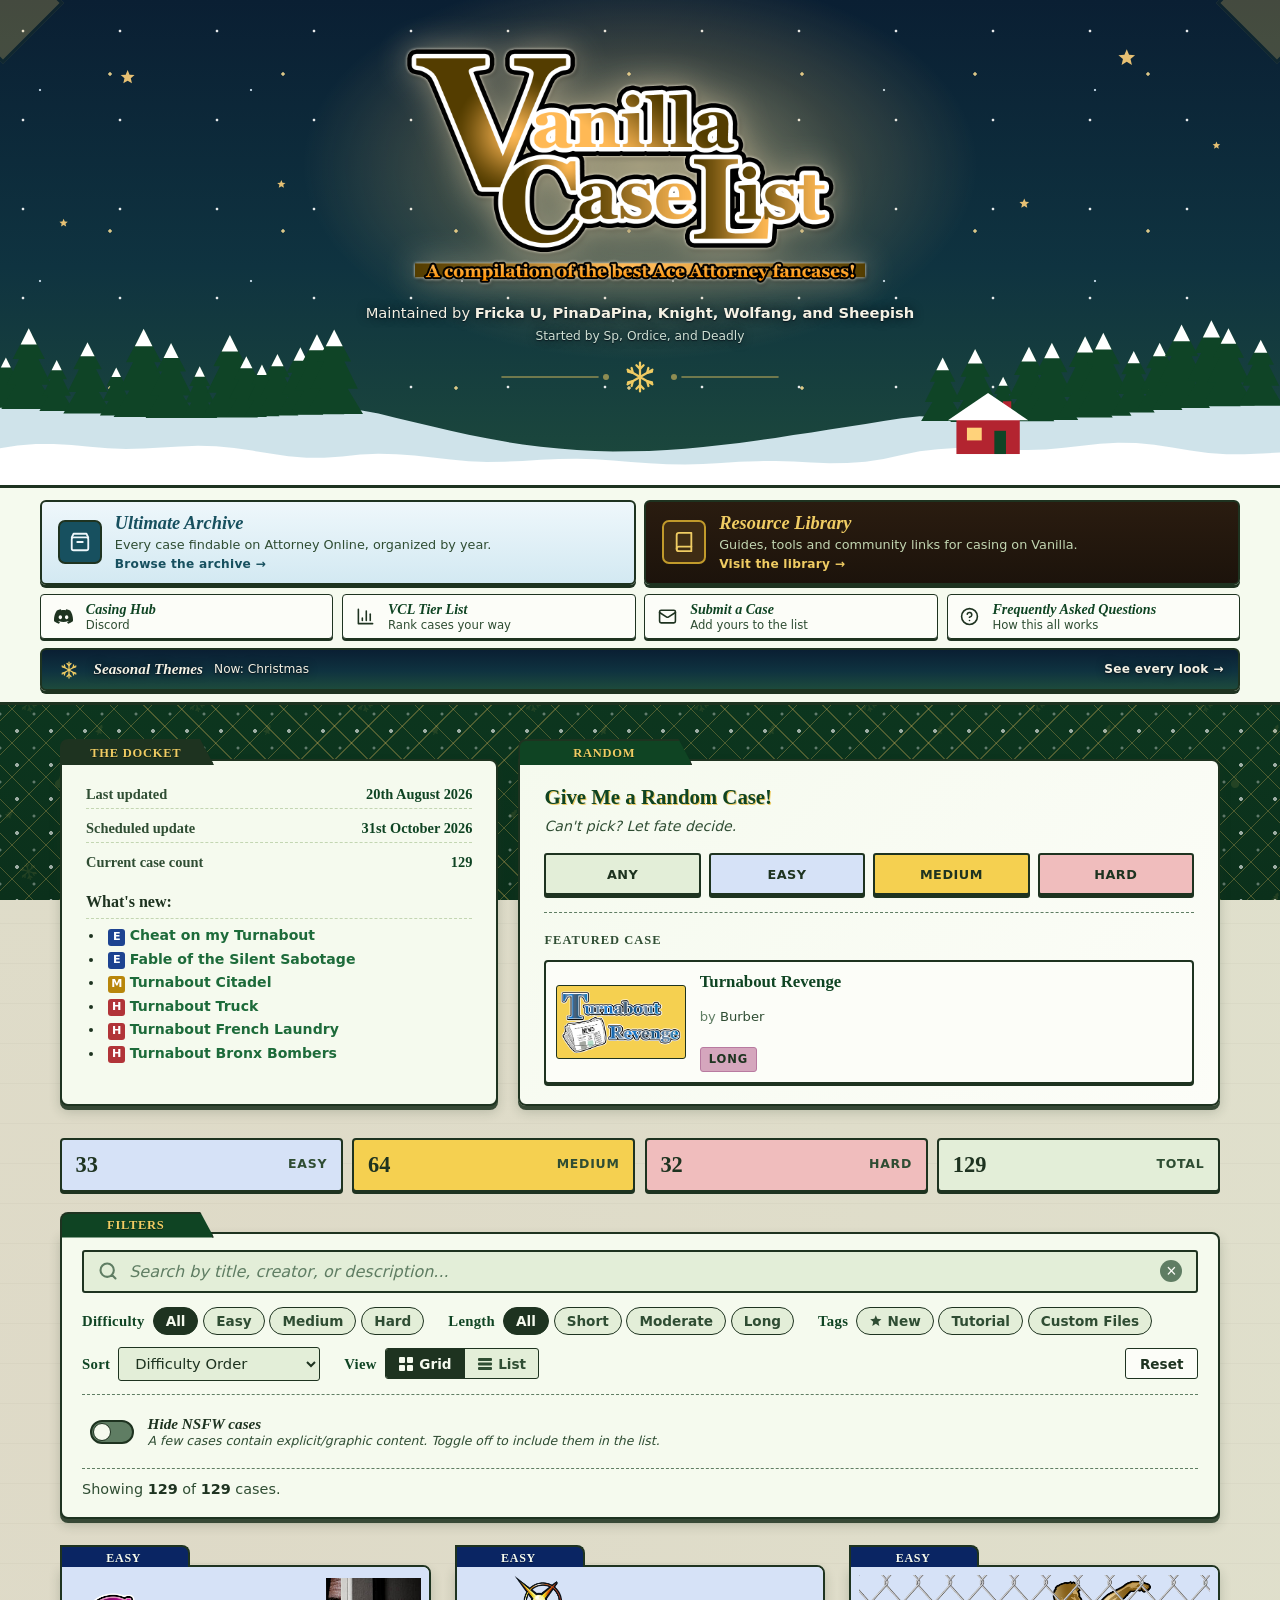
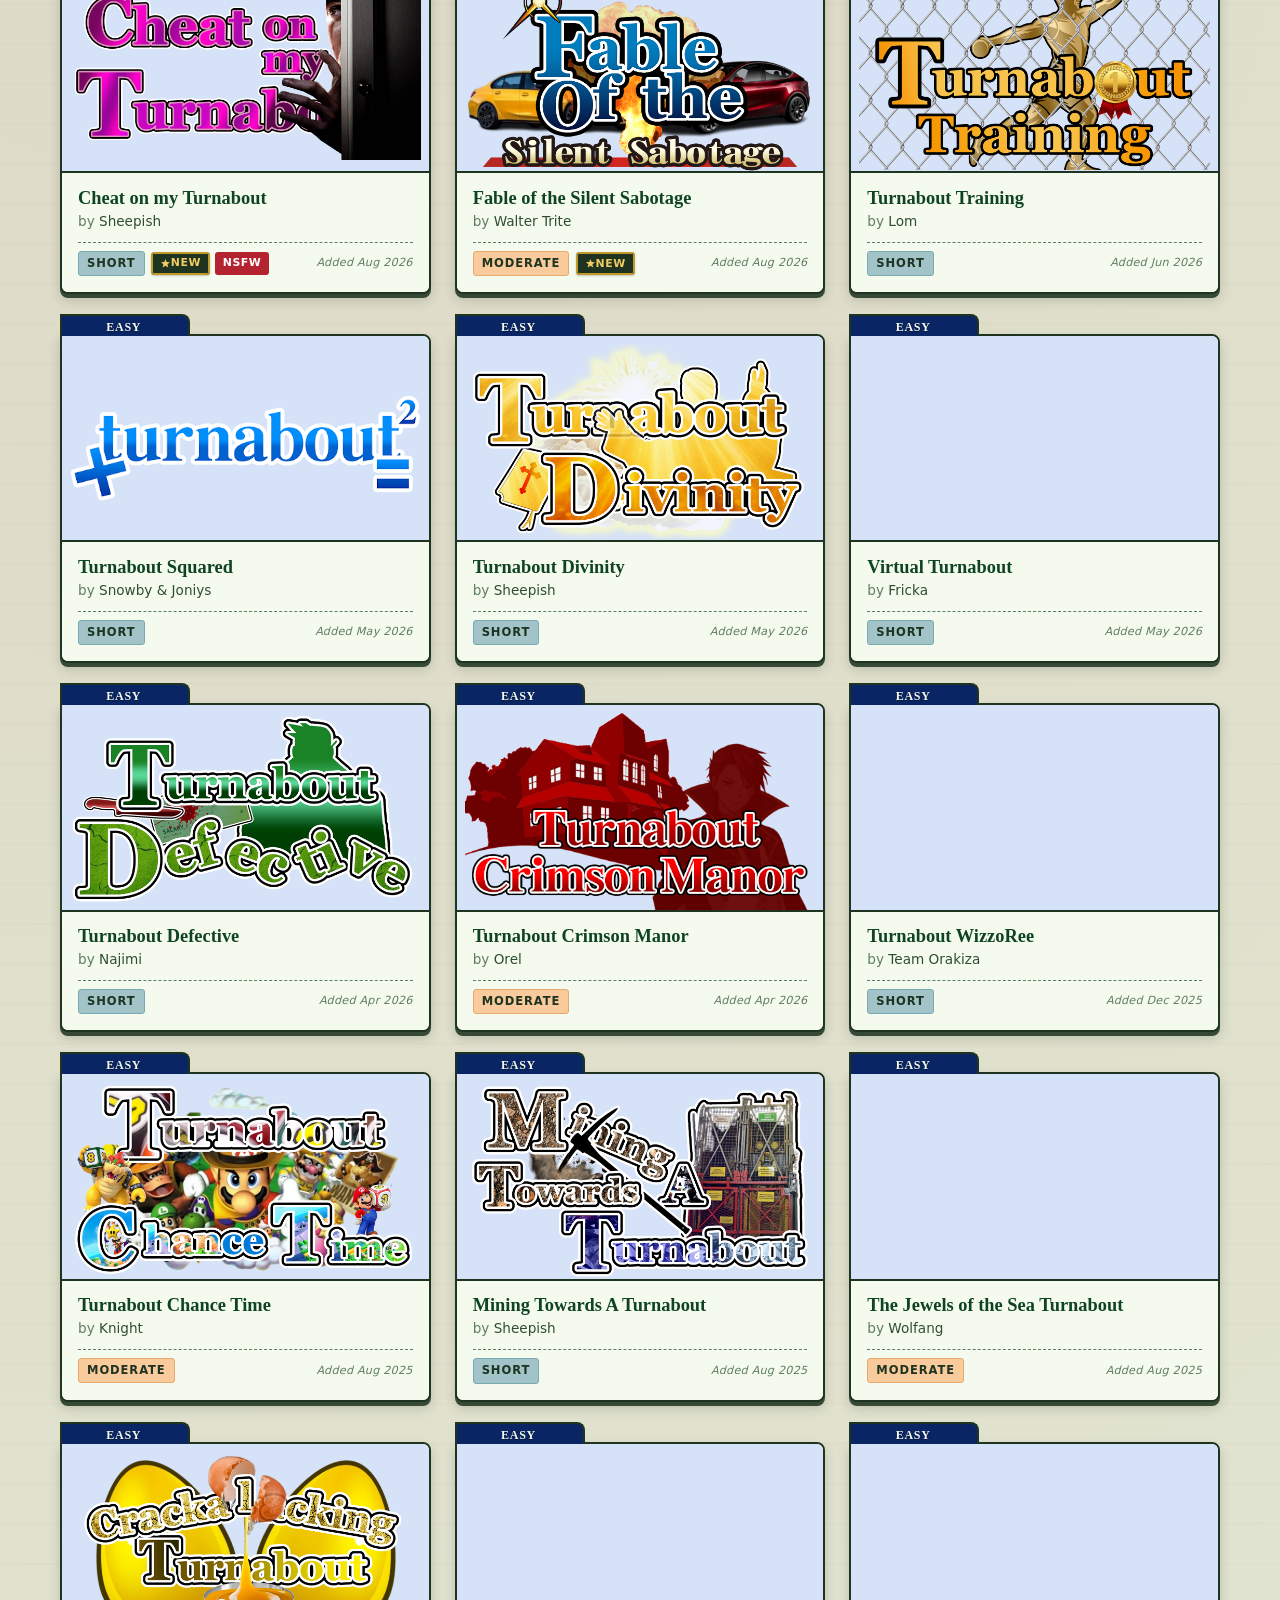
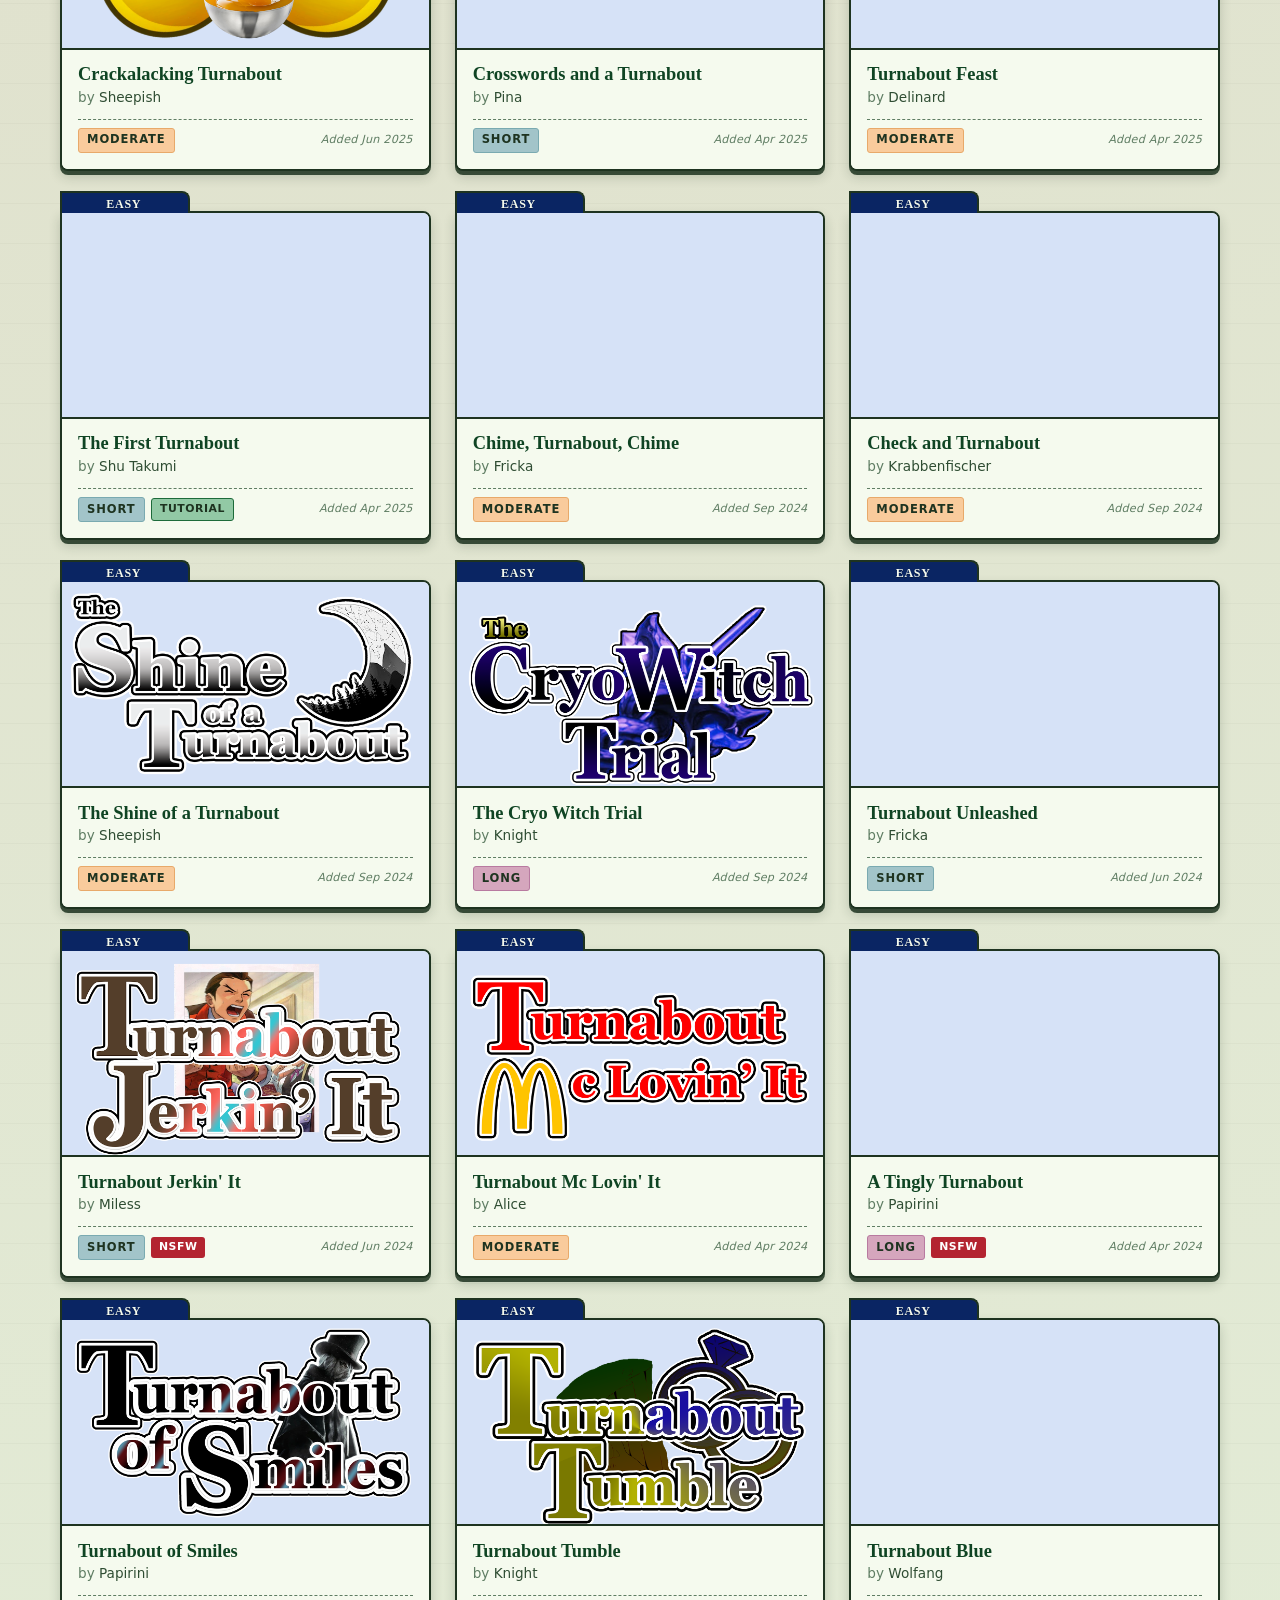
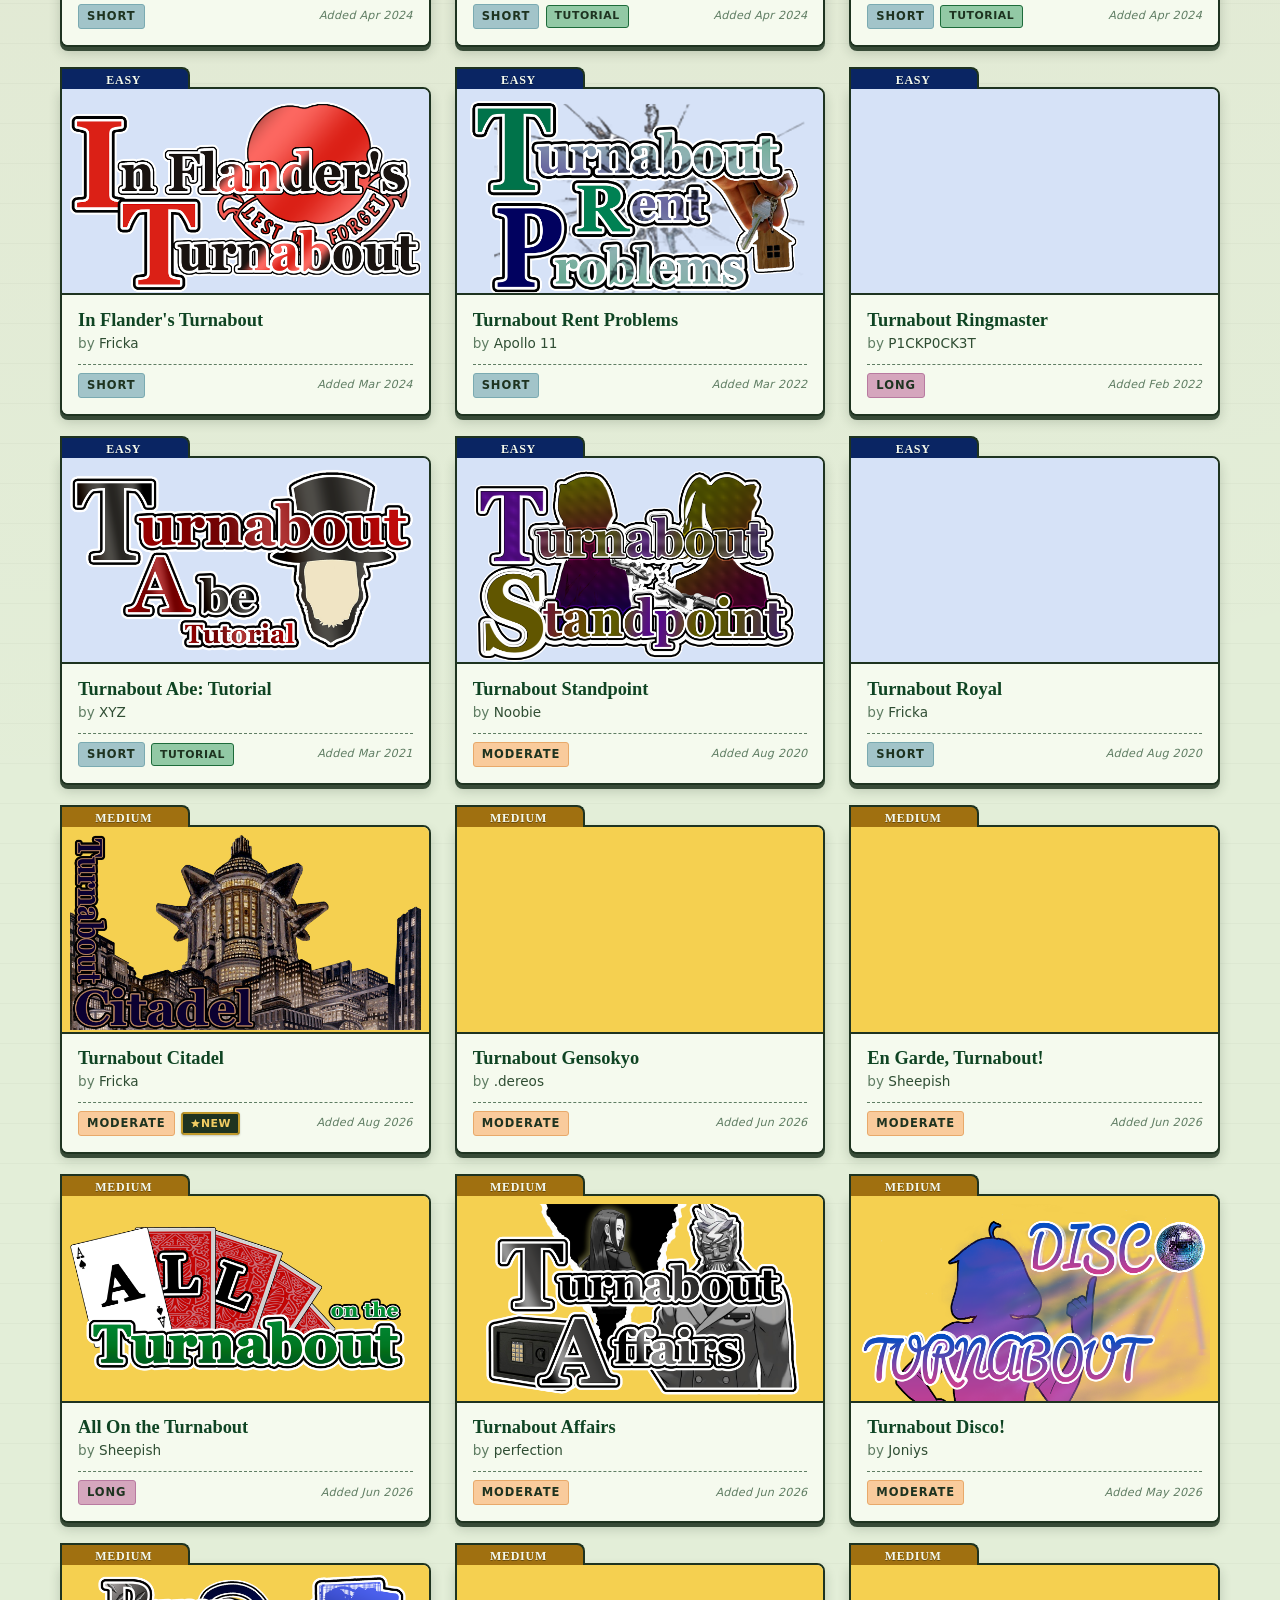
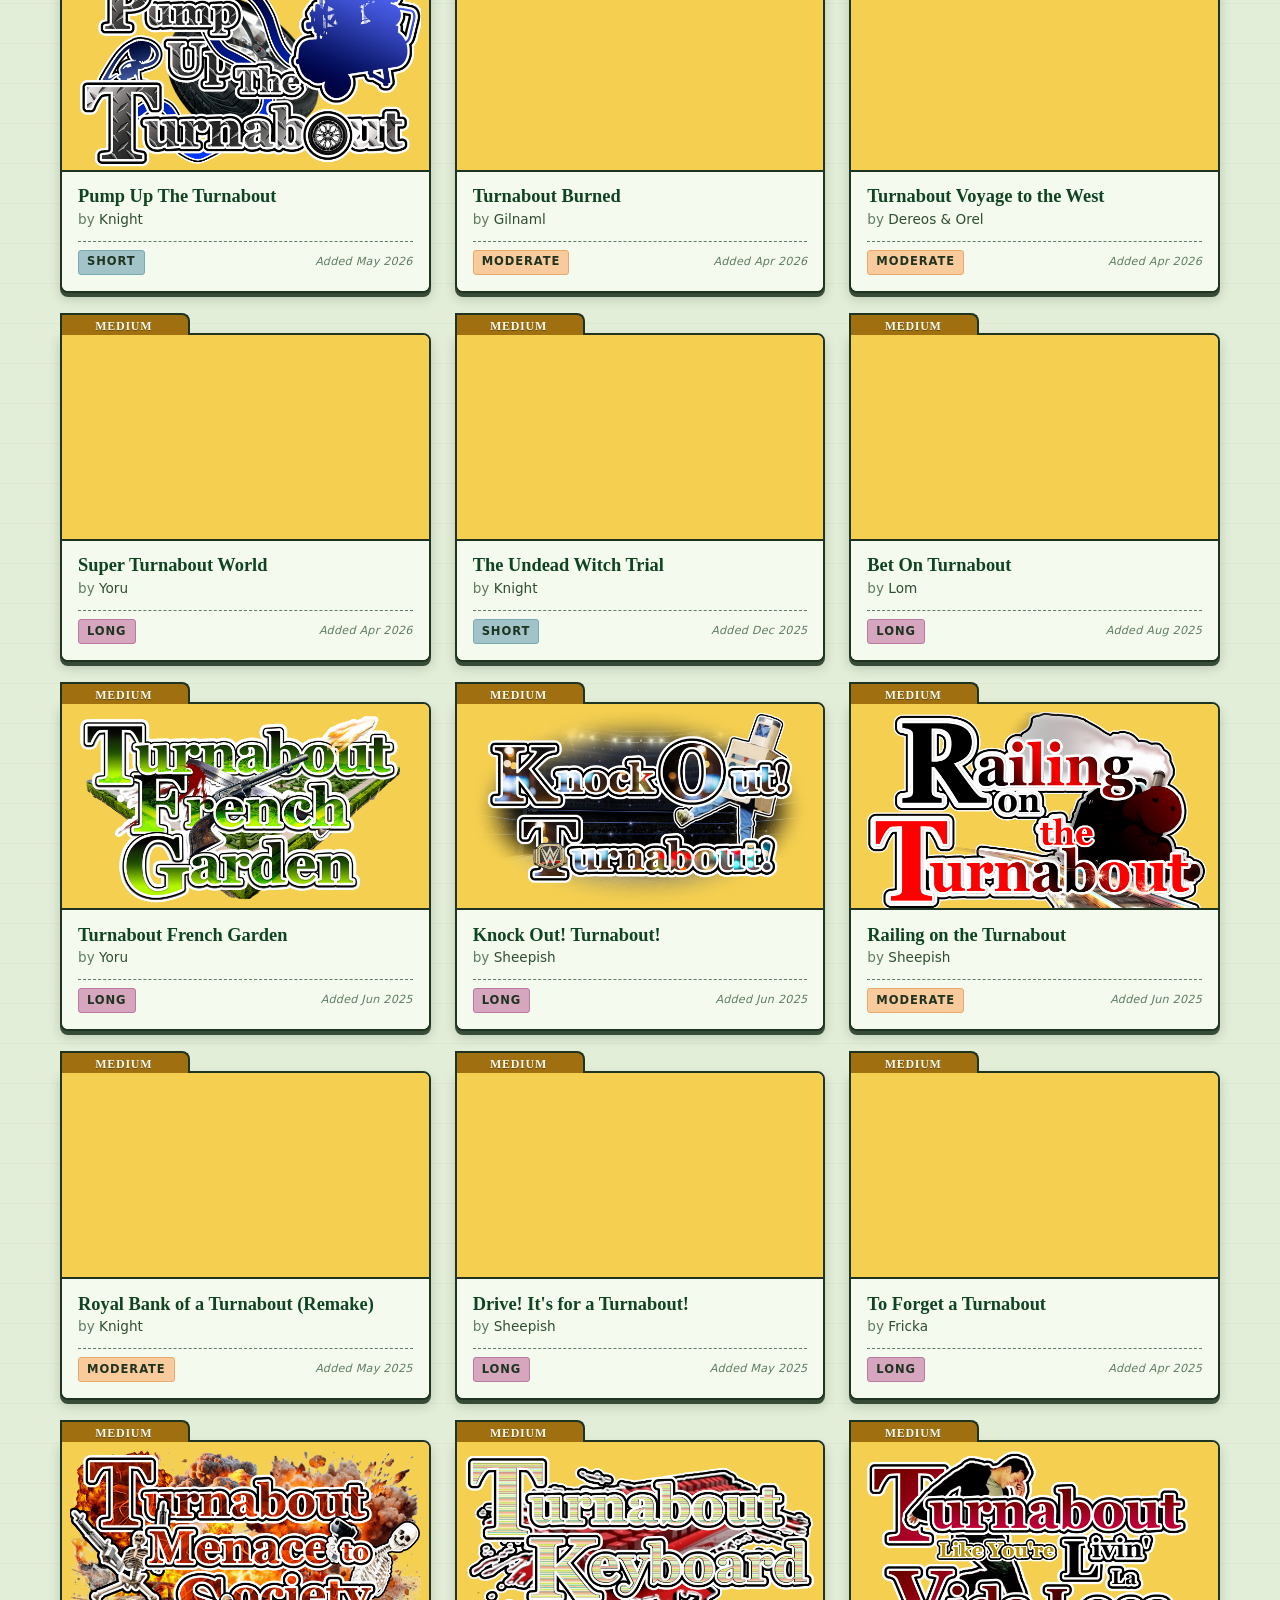
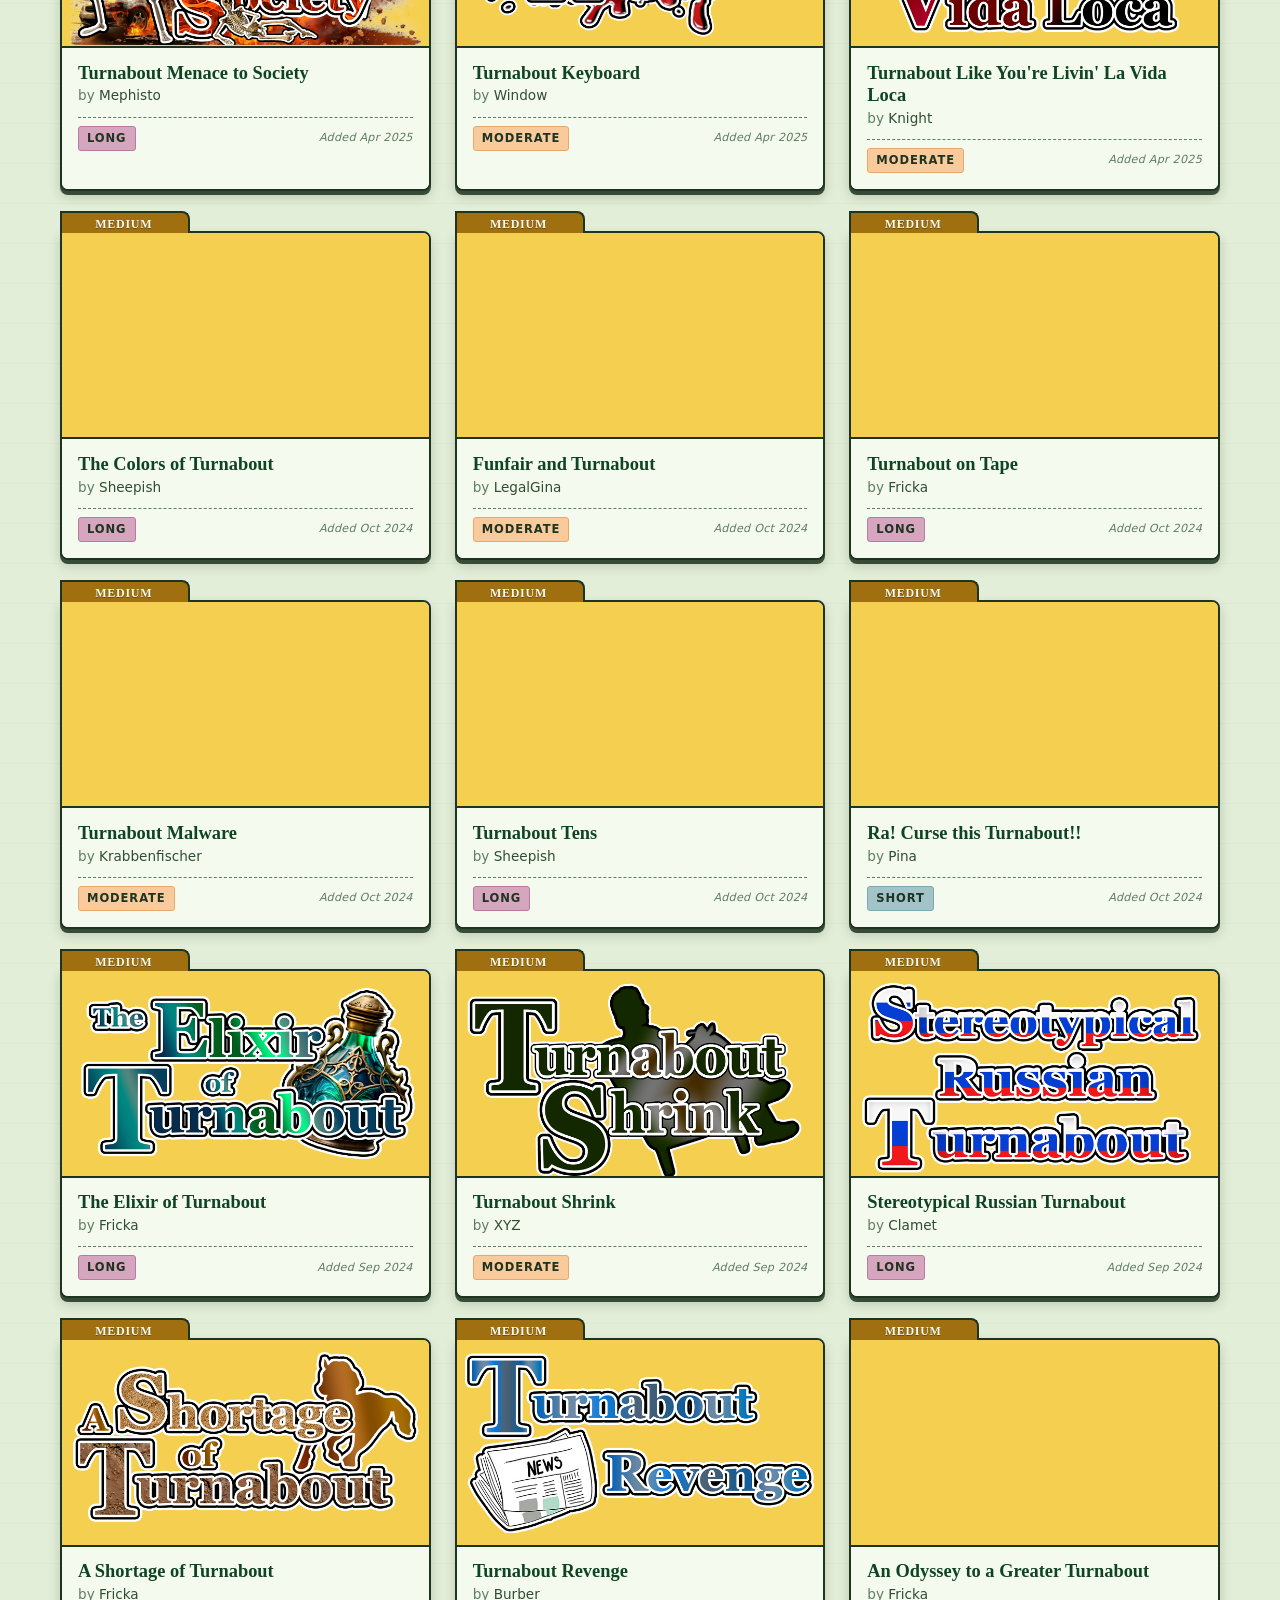
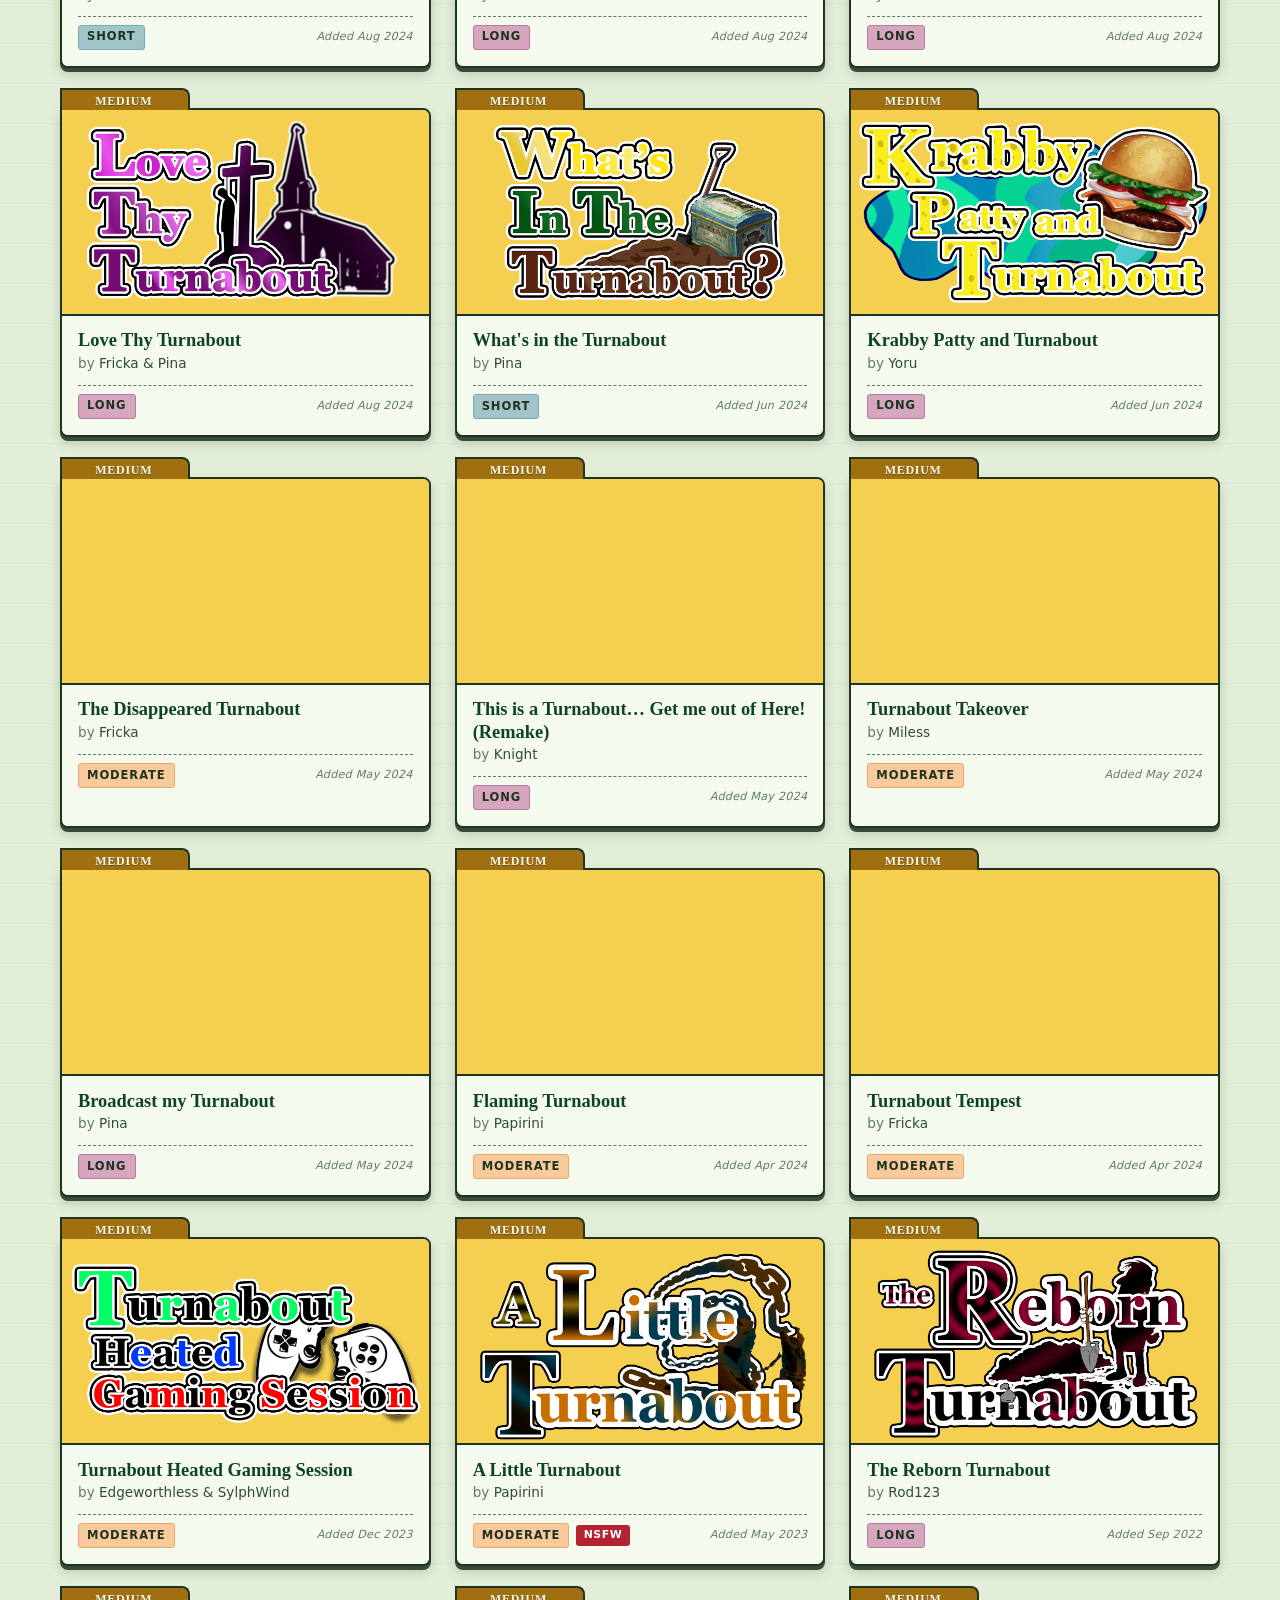
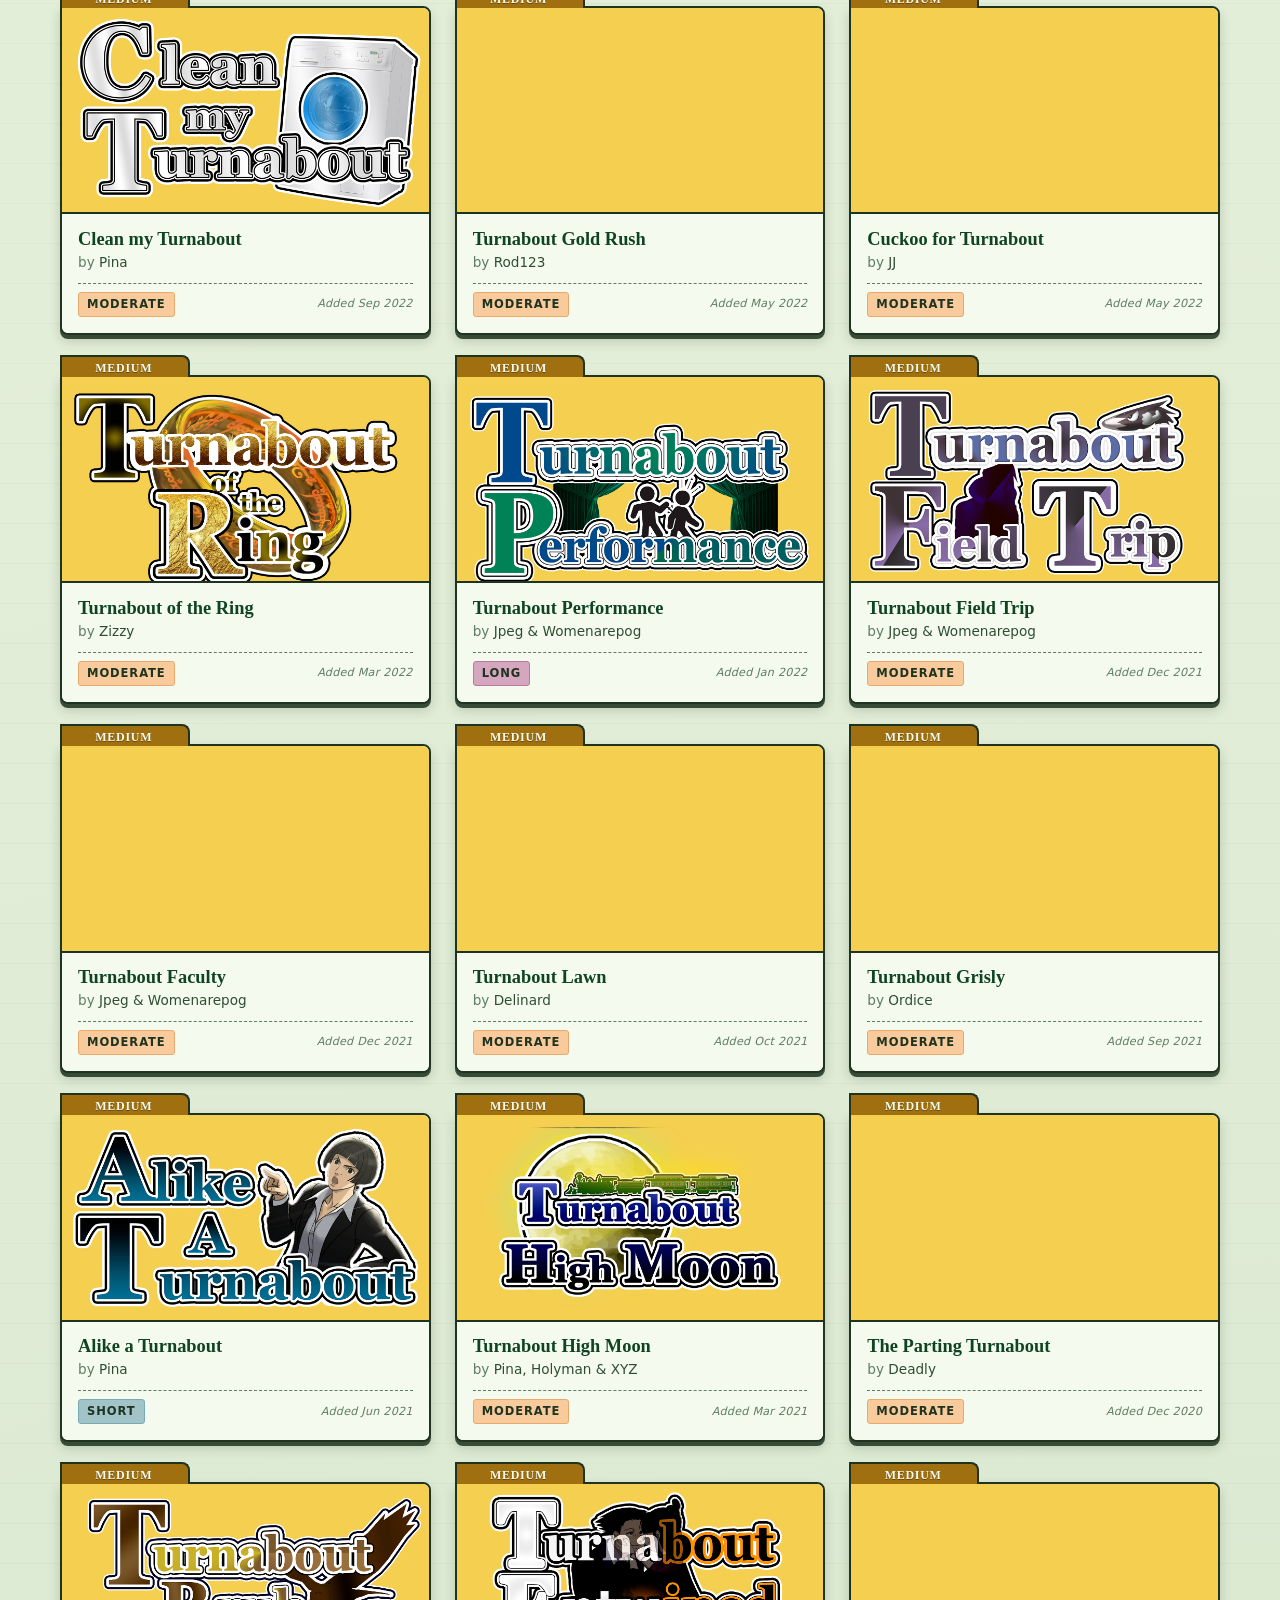
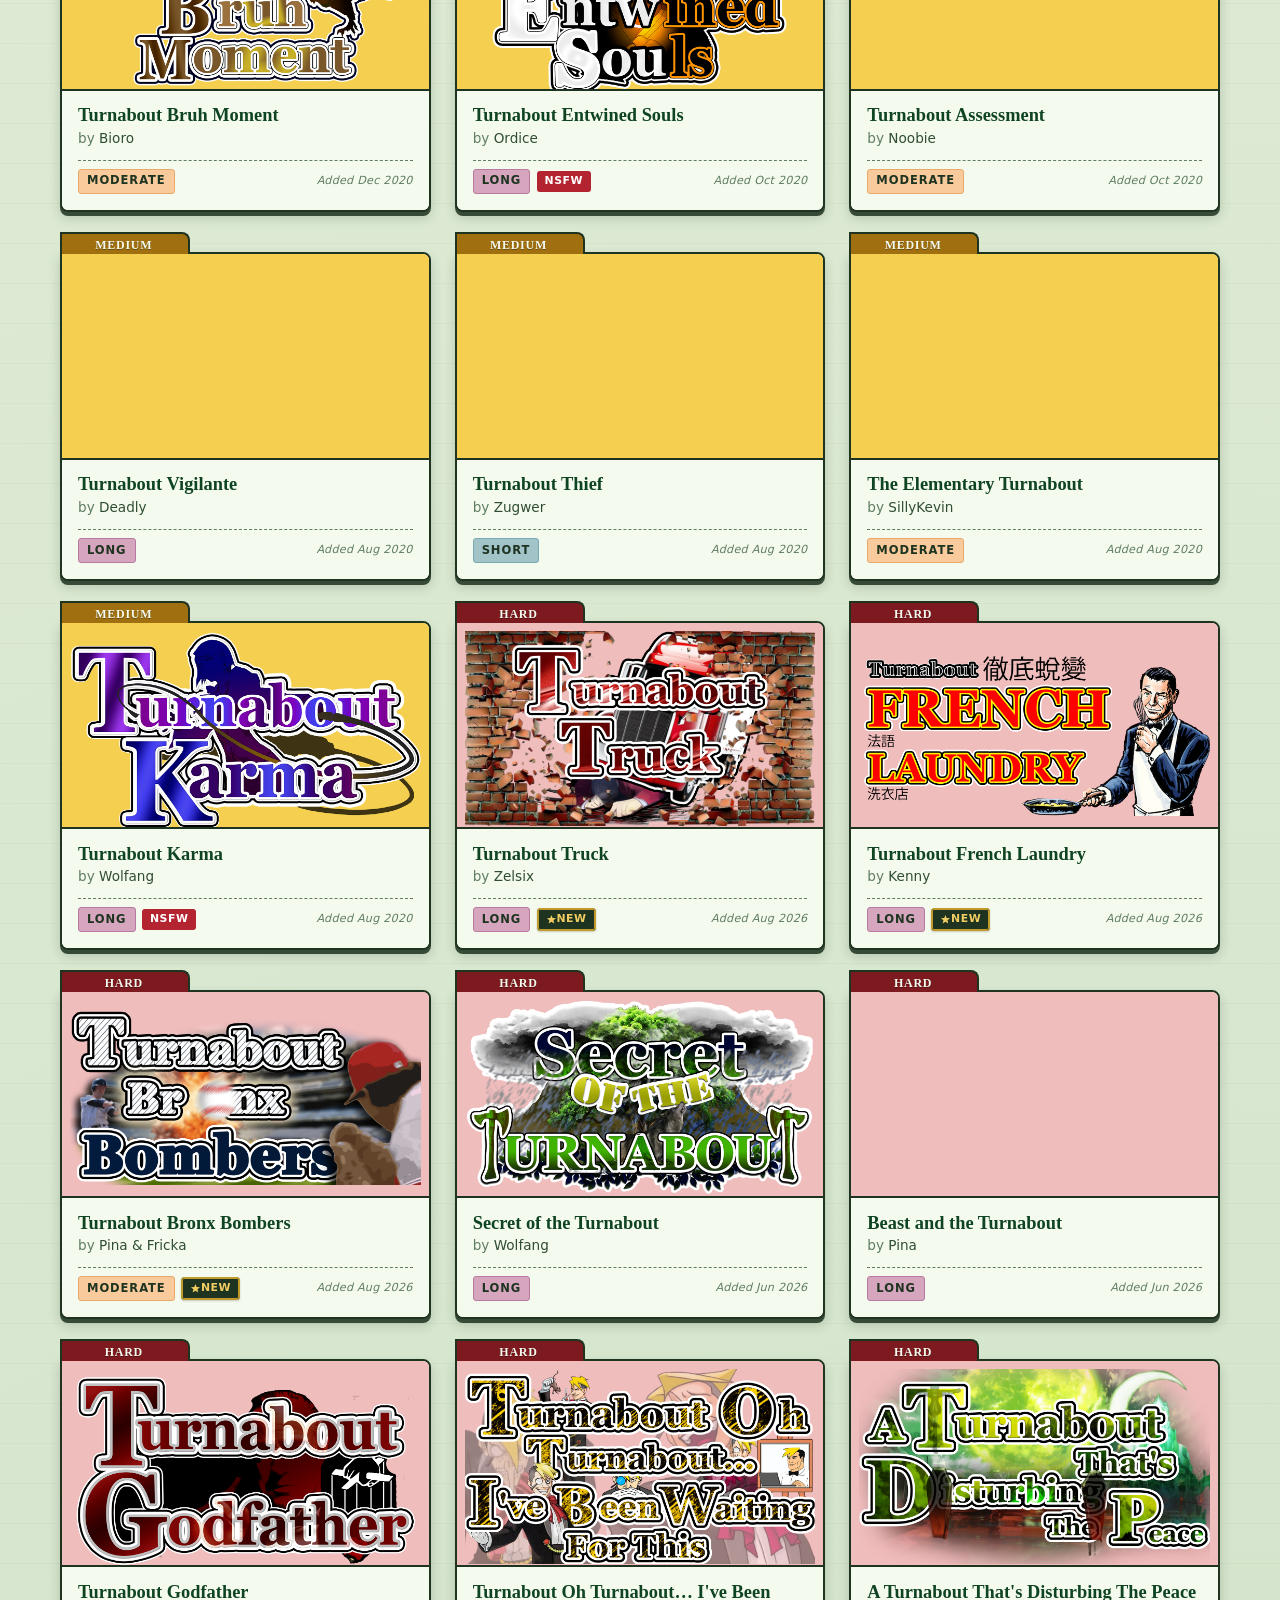
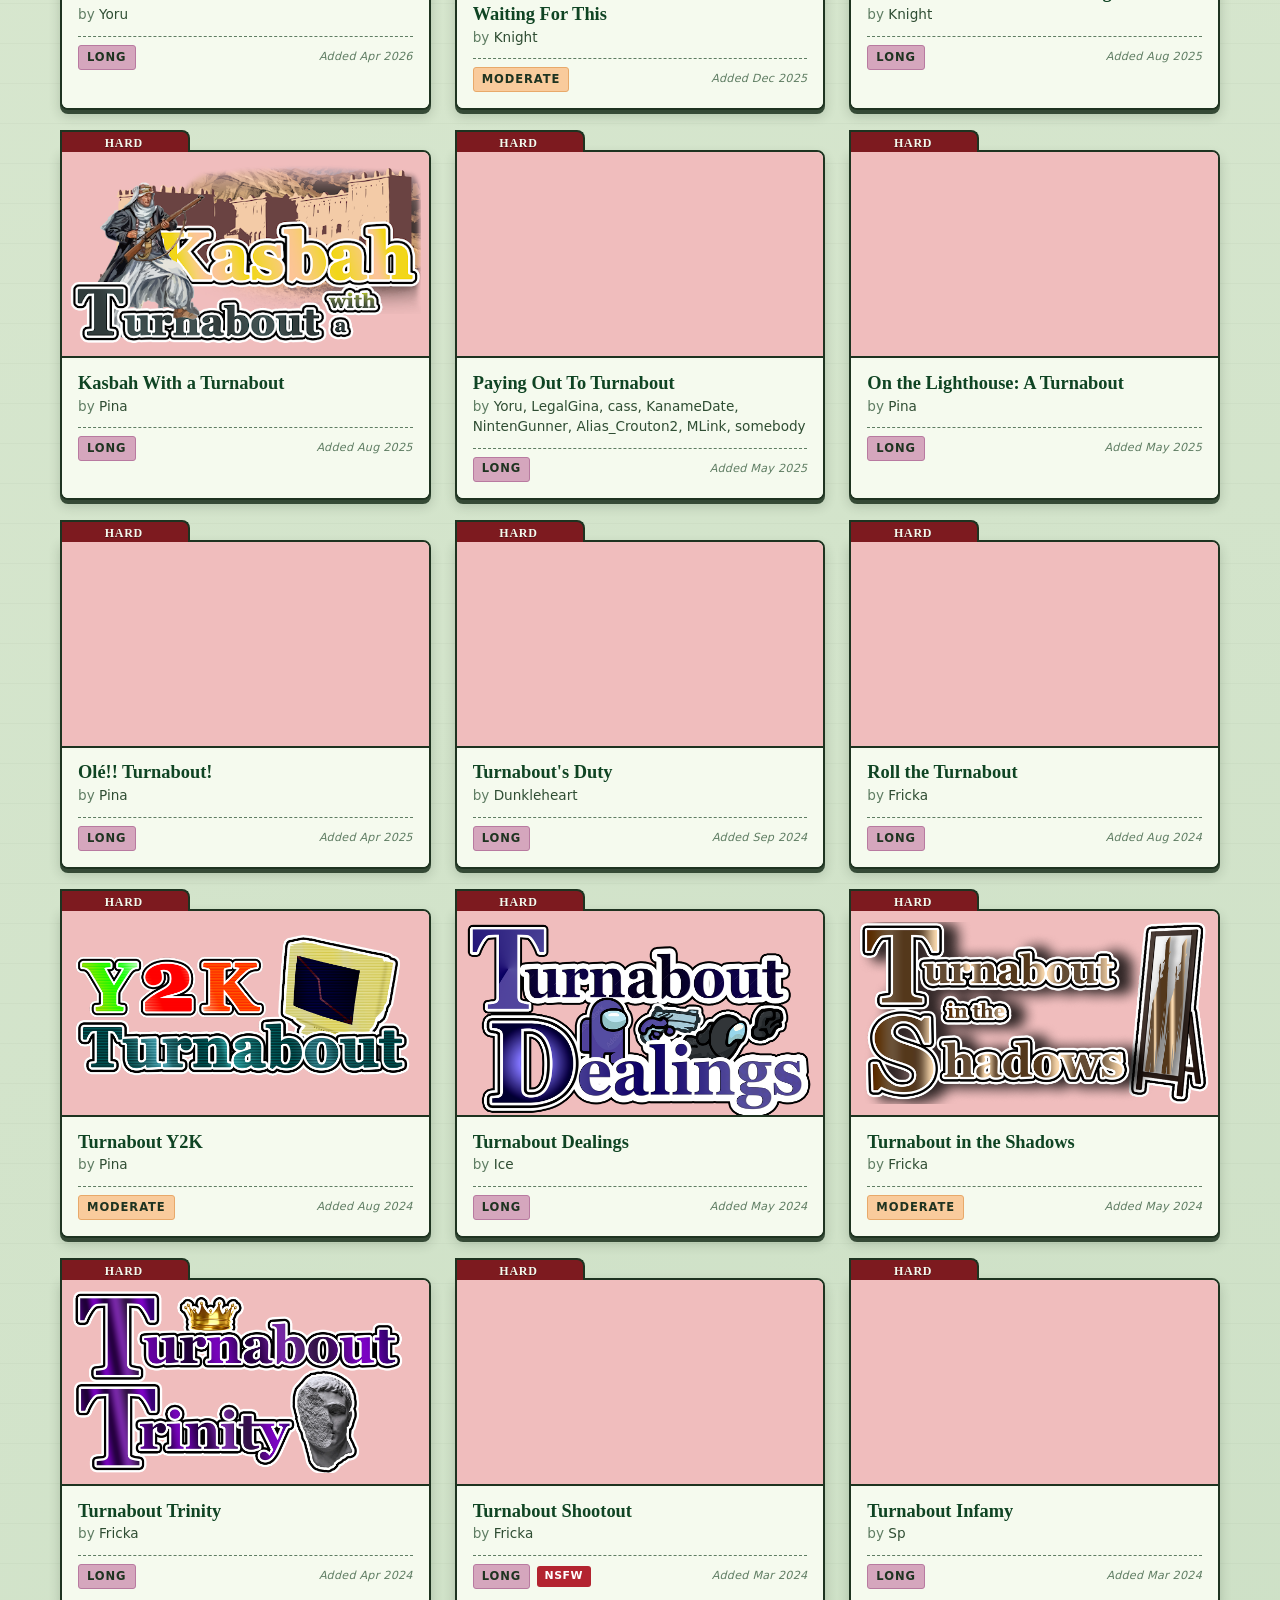
<file: index.html>
<!DOCTYPE html>
<html lang="en">

<head>
  <meta charset="UTF-8" />
  <!-- The production Clarity analytics tag is intentionally absent here:
       this is the theme staging site, and its traffic should not land in
       the live Vanilla Case List's analytics. -->
  <meta name="viewport" content="width=device-width, initial-scale=1.0" />
  <title>Vanilla Case List</title>
  <meta name="description"
    content="The best Ace Attorney fan cases: for roleplay on Attorney Online, objection.lol, and beyond." />

  <!-- Favicons -->
  <link rel="icon" href="favicon.ico" sizes="any" />
  <link rel="icon" type="image/png" sizes="32x32" href="images/favicon-32.png" />
  <link rel="icon" type="image/png" sizes="16x16" href="images/favicon-16.png" />
  <link rel="apple-touch-icon" sizes="180x180" href="images/favicon-180.png" />

  <!-- Link preview (Discord, Facebook, etc.)
       og:image and twitter:image MUST be absolute URLs. All three pages use the
       same site root, so moving the site means changing that root here, in
       archive.html and in resources.html. See GITHUB_PAGES_SETUP.md. -->
  <meta property="og:type" content="website" />
  <meta property="og:site_name" content="Vanilla Case List" />
  <meta property="og:url" content="https://vanillacaselist.com/" />
  <meta property="og:title" content="Vanilla Case List" />
  <meta property="og:description"
    content="The best Ace Attorney fan cases: for roleplay on Attorney Online, objection.lol, and beyond." />
  <meta property="og:image" content="https://vanillacaselist.com/images/vcl-logo.png" />
  <meta property="og:image:width" content="1440" />
  <meta property="og:image:height" content="720" />
  <meta property="og:image:alt" content="Vanilla Case List logo" />

  <!-- Twitter Card -->
  <meta name="twitter:card" content="summary_large_image" />
  <meta name="twitter:title" content="Vanilla Case List" />
  <meta name="twitter:description"
    content="The best Ace Attorney fan cases: for roleplay on Attorney Online, objection.lol, and beyond." />
  <meta name="twitter:image" content="https://vanillacaselist.com/images/vcl-logo.png" />

  <!-- Embed accent colour (the deep navy from the logo's "V") -->
  <meta name="theme-color" content="#0a2563" />

  <link rel="stylesheet" href="styles.css" />
  <link rel="stylesheet" href="themes.css" />

  <!-- Seasonal themes. Deliberately not deferred: it sets
       <html data-theme="..."> before the first paint, so the classic
       palette never flashes on its way to the season. -->
  <script src="themes.js"></script>
  <!-- The illustrated horizons. Deferred: it only draws once the page is
       laid out, and the masthead's colours are already right without it. -->
  <script src="scenes.js" defer></script>
</head>

<body>
  <header class="site-header">
    <div class="header-inner">
      <h1 class="site-title">
        <!-- Gold when the site is on its automatic, date-picked theme; the
             default logo when a ?theme= link previews another season.
             themes.js swaps between the two. -->
        <img class="site-logo" src="images/vcl-logo-gold.png"
          data-logo-auto="images/vcl-logo-gold.png" data-logo-preview="images/vcl-logo.png"
          alt="Vanilla Case List: a compilation of the best Ace Attorney fancases!" />
      </h1>
      <p class="site-credits">
        Maintained by <strong>Fricka U, PinaDaPina, Knight, Wolfang, and Sheepish</strong><br>
        <small>Started by Sp, Ordice, and Deadly</small>
      </p>
    </div>
  </header>

  <!-- Resource link strip -->
  <nav class="resources-nav" aria-label="Related resources">
    <div class="resources-inner resources-inner--split">
      <!-- This site's other two pages get a row of their own as large
           cards, each in its page's own colours; the outbound links
           sit in the row below. -->
      <div class="resource-pages">
        <a class="resource-page resource-page--archive" href="archive.html">
          <span class="resource-page__icon"><svg width="28" height="28" viewBox="0 0 24 24" fill="none" stroke="currentColor" stroke-width="2" stroke-linecap="round" stroke-linejoin="round" aria-hidden="true"><rect x="3" y="7" width="18" height="14" rx="2"/><path d="M3 7l2-4h14l2 4"/><path d="M9 12h6"/></svg></span>
          <span class="resource-page__text">
            <strong class="resource-page__title">Ultimate Archive</strong>
            <span class="resource-page__blurb">Every case findable on Attorney Online, organized by year.</span>
            <span class="resource-page__cta">Browse the archive <span aria-hidden="true">&rarr;</span></span>
          </span>
        </a>
        <a class="resource-page resource-page--library" href="resources.html">
          <span class="resource-page__icon"><svg width="28" height="28" viewBox="0 0 24 24" fill="none" stroke="currentColor" stroke-width="2" stroke-linecap="round" stroke-linejoin="round" aria-hidden="true"><path d="M4 19.5A2.5 2.5 0 0 1 6.5 17H20"/><path d="M6.5 2H20v20H6.5A2.5 2.5 0 0 1 4 19.5v-15A2.5 2.5 0 0 1 6.5 2z"/></svg></span>
          <span class="resource-page__text">
            <strong class="resource-page__title">Resource Library</strong>
            <span class="resource-page__blurb">Guides, tools and community links for casing on Vanilla.</span>
            <span class="resource-page__cta">Visit the library <span aria-hidden="true">&rarr;</span></span>
          </span>
        </a>
      </div>

      <div class="resource-links">
        <a class="resource-link" href="https://discord.gg/5VwA7zTpvv" target="_blank" rel="noopener noreferrer">
          <span class="resource-icon"><svg width="22" height="22" viewBox="0 0 24 24" fill="currentColor" aria-hidden="true"><path d="M20.317 4.3698a19.7913 19.7913 0 0 0-4.8851-1.5152.0741.0741 0 0 0-.0785.0371c-.211.3753-.4447.8648-.6083 1.2495-1.8447-.2762-3.68-.2762-5.4868 0-.1636-.3933-.4058-.8742-.6177-1.2495a.077.077 0 0 0-.0785-.037 19.7363 19.7363 0 0 0-4.8852 1.515.0699.0699 0 0 0-.0321.0277C.5334 9.0458-.319 13.5799.0992 18.0578a.0824.0824 0 0 0 .0312.0561c2.0528 1.5076 4.0413 2.4228 5.9929 3.0294a.0777.0777 0 0 0 .0842-.0276c.4616-.6304.8731-1.2952 1.226-1.9942a.076.076 0 0 0-.0416-.1057c-.6528-.2476-1.2743-.5495-1.8722-.8923a.077.077 0 0 1-.0076-.1277c.1258-.0943.2517-.1923.3718-.2914a.0743.0743 0 0 1 .0776-.0105c3.9278 1.7933 8.18 1.7933 12.0614 0a.0739.0739 0 0 1 .0785.0095c.1202.099.246.1981.3728.2924a.077.077 0 0 1-.0066.1276 12.2986 12.2986 0 0 1-1.873.8914.0766.0766 0 0 0-.0407.1067c.3604.698.7719 1.3628 1.225 1.9932a.076.076 0 0 0 .0842.0286c1.961-.6067 3.9495-1.5219 6.0023-3.0294a.077.077 0 0 0 .0313-.0552c.5004-5.177-.8382-9.6739-3.5485-13.6604a.061.061 0 0 0-.0312-.0286ZM8.02 15.3312c-1.1825 0-2.1569-1.0857-2.1569-2.419 0-1.3332.9555-2.4189 2.157-2.4189 1.2108 0 2.1757 1.0952 2.1568 2.419 0 1.3332-.9555 2.4189-2.1569 2.4189Zm7.9748 0c-1.1825 0-2.1569-1.0857-2.1569-2.419 0-1.3332.9554-2.4189 2.1569-2.4189 1.2108 0 2.1757 1.0952 2.1568 2.419 0 1.3332-.946 2.4189-2.1568 2.4189Z"/></svg></span>
          <span class="resource-text"><strong>Casing Hub</strong><span>Discord</span></span>
        </a>
        <a class="resource-link" href="https://tiermaker.com/create/vanilla-case-list-logos-17506473" target="_blank"
          rel="noopener noreferrer">
          <span class="resource-icon"><svg width="22" height="22" viewBox="0 0 24 24" fill="none" stroke="currentColor" stroke-width="2" stroke-linecap="round" stroke-linejoin="round" aria-hidden="true"><path d="M3 3v18h18"/><path d="M18 17V9"/><path d="M13 17V5"/><path d="M8 17v-3"/></svg></span>
          <span class="resource-text"><strong>VCL Tier List</strong><span>Rank cases your way</span></span>
        </a>
        <a class="resource-link resource-submit"
          href="https://docs.google.com/forms/d/e/1FAIpQLSevKI9XmbUKZlO_xm3kX7hg1PfYXNavnLzc1dCu0XNt3ndtEg/viewform?usp=sf_link"
          target="_blank" rel="noopener noreferrer">
          <span class="resource-icon"><svg width="22" height="22" viewBox="0 0 24 24" fill="none" stroke="currentColor" stroke-width="2" stroke-linecap="round" stroke-linejoin="round" aria-hidden="true"><rect width="20" height="16" x="2" y="4" rx="2"/><path d="m22 7-8.97 5.7a1.94 1.94 0 0 1-2.06 0L2 7"/></svg></span>
          <span class="resource-text"><strong>Submit a Case</strong><span>Add yours to the list</span></span>
        </a>
        <button class="resource-link resource-faq-toggle" type="button" id="faq-toggle" aria-expanded="false"
          aria-controls="faq-section">
          <span class="resource-icon"><svg width="22" height="22" viewBox="0 0 24 24" fill="none" stroke="currentColor" stroke-width="2" stroke-linecap="round" stroke-linejoin="round" aria-hidden="true"><circle cx="12" cy="12" r="10"/><path d="M9.09 9a3 3 0 0 1 5.83 1c0 2-3 3-3 3"/><path d="M12 17h.01"/></svg></span>
          <span class="resource-text"><strong>Frequently Asked Questions</strong><span>How this all works</span></span>
        </button>
      </div>

      <!-- The gallery of every season. Full width on a line of its own, so on
           a phone it never sits alone in a half-empty row. Its sky, emblem and
           season name are the visitor's current season, filled in by
           themes.js; without JavaScript it reads as a plain link. -->
      <a class="resource-season" href="themes.html">
        <span class="resource-season__emblem" data-season-emblem><svg width="22" height="22" viewBox="0 0 24 24"
            fill="none" stroke="currentColor" stroke-width="2" stroke-linecap="round" stroke-linejoin="round"
            aria-hidden="true"><circle cx="13.5" cy="6.5" r=".5"/><circle cx="17.5" cy="10.5" r=".5"/><circle cx="8.5" cy="7.5" r=".5"/><circle cx="6.5" cy="12.5" r=".5"/><path d="M12 2C6.5 2 2 6.5 2 12s4.5 10 10 10c.926 0 1.648-.746 1.648-1.688 0-.437-.18-.835-.437-1.125-.29-.289-.438-.652-.438-1.125a1.64 1.64 0 0 1 1.668-1.668h1.996c3.051 0 5.555-2.503 5.555-5.554C21.965 6.012 17.461 2 12 2z"/></svg></span>
        <strong class="resource-season__title">Seasonal Themes</strong>
        <span class="resource-season__now">Now: <span data-season-name>the season&rsquo;s look</span></span>
        <span class="resource-season__cta"><span class="resource-season__cta-text">See every look</span> <span aria-hidden="true">&rarr;</span></span>
      </a>
    </div>
  </nav>

  <main>
    <!-- FAQ: hidden by default, toggled via the FAQ button in resources-nav -->
    <section class="faq-section" id="faq-section" hidden aria-label="Frequently asked questions">
      <div class="faq-inner">
        <p class="faq-intro">Everything you need to know about how the case list website works.</p>

        <details class="faq-item">
          <summary>How can I get my case added?</summary>
          <p>Use the form here: <a
              href="https://docs.google.com/forms/d/e/1FAIpQLSevKI9XmbUKZlO_xm3kX7hg1PfYXNavnLzc1dCu0XNt3ndtEg/viewform?usp=sf_link"
              target="_blank" rel="noopener noreferrer">submission form</a>.</p>
        </details>

        <details class="faq-item">
          <summary>What are the requirements for a case to be added?</summary>
          <p>It must be a fully-functional, complete case.
          <p>
          <p>This means a case that is not a Work in Progress, or a case with known plot-holes etc that can ruin the
            gameplay. </p>
          <p>It also should have a functional witness document that can be easily used by a witness. This means it
            should include appropriate notes. A clear path the case must go on should be made known to the witness.</p>
          <p>Requests required for truth should also be hinted towards in a testimony or by the court
            record, and should not be illogical, ie a request for something should've already been investigated, 
            like prints/blood on a murder weapon.</p>
          <p>Finally, make sure that your plot is at least logical and can be reasonably figured out by a person.</p>
        </details>

        <details class="faq-item">
          <summary>How do I select a case to play?</summary>
          <p>Click the case logo on the card, it'll open the case document. On mobile, the cards are a bit smaller but
            the link works the same way.</p>
        </details>

        <details class="faq-item">
          <summary>How do I change the way cases are organised?</summary>
          <p>Use the <strong>Sort</strong> dropdown above the grid. You can sort by:</p>
          <ul>
            <li><strong>Difficulty Order</strong>: the original case list's format</li>
            <li><strong>Length Order</strong>: Short, Moderate, Long</li>
            <li><strong>Alphabetical</strong>: A→Z or Z→A</li>
            <li><strong>Newest First</strong>: newest cases at the top</li>
          </ul>
          <p>You can also stack filters: e.g. show only Hard cases tagged "Custom Files".</p>
        </details>

        <details class="faq-item">
          <summary>I had an issue with a case on the list, how can I report it?</summary>
          <p>DM any issues to one of the editors on Discord: <strong>frickau</strong>, <strong>kfcgull</strong>, or
            <strong>pinadapina</strong>.
          </p>
        </details>

        <details class="faq-item">
          <summary>How can I get a case removed from the list?</summary>
          <p>For any reason, contact the editors on Discord: <strong>frickau</strong>, <strong>kfcgull</strong>, or
            <strong>pinadapina</strong>.
          </p>
        </details>

        <details class="faq-item">
          <summary>How long after submission until my case is added?</summary>
          <p>The goal is to add new cases monthly at the start of each month, but schedules can shift due to other
            circumstances.</p>
          <p>Your case will be tested by an editor, either by joining a run or supervising one (this run cannot involve
            the CM).</p>
          <p>You'll then be contacted via Discord with the approval/denial. If denied, a valid reason will be provided
            to help you improve the case.</p>
        </details>

        <details class="faq-item">
          <summary>How frequently is the list updated?</summary>
          <p>The aim is monthly updates on the first of every month at midnight GMT/BST (depending on Daylight Savings).
          </p>
        </details>

        <details class="faq-item">
          <summary>Can I submit Non-Vanilla?</summary>
          <p><strong>Yes</strong>, non-vanilla cases can be submitted. A Google Drive link with the required files for
            non-vanilla characters will be embedded in the <strong>Custom Files</strong> tag on the case card.</p>
        </details>

	<details class="faq-item">
          <summary>What constitutes a successful Non-CM Run?</summary>
          <p>If a run is completed fully to truth (or close enough to truth to confirm playability) without the CM 
	    witnessing the case, it constitutes a successful Non-CM run.</p>
	  <p>You are allowed as the CM to spectate the case or participate as the Judge, just as long as you do not
	    backseat the run and influence the cast.</p>
	  <p>Non-CM runs are typically hosted by editors or helpers, and may be participated in by them, though runs
	    can be merely supervised. You are allowed to run the Non-CM run yourself, as long as you ensure an editor
	    is notified and provided details of how the run went.</p>
        </details>

        <details class="faq-item">
          <summary>Are the Google Drive links safe to download?</summary>
          <p><strong>Yes</strong>, the editors made the Drive links themselves and they're 100% trusted. If you need
            help with ini-swapping or setting up the files, the <a
              href="https://docs.google.com/document/d/1XS_D2jgcGp_61gl2dnAozOop3shUC06HEPOT3iuaU-s/edit"
              target="_blank" rel="noopener noreferrer">Resource Library</a> has guides.</p>
        </details>

        <details class="faq-item">
          <summary>What do the tags mean?</summary>
          <p>Each case has tags in its description giving extra context:</p>
          <ul>
            <li><strong>Difficulty</strong> - approximate challenge for the defence: Easy, Medium, or Hard.</li>
            <li><strong>Length</strong> - average duration: Short (&lt;3 hours), Moderate (3–5 hours), Long (5+ hours).
            </li>
            <li><strong><svg width="1em" height="1em" viewBox="0 0 24 24" fill="currentColor" aria-hidden="true" style="vertical-align:-0.15em"><path d="M12 2 L14.6 8.6 L22 9.2 L16.5 13.9 L18.2 21 L12 17.3 L5.8 21 L7.5 13.9 L2 9.2 L9.4 8.6 Z"/></svg> NEW</strong> - recently added in the latest update.</li>
            <li><strong>Tutorial Case</strong> - recommended for starters in the Easy category.</li>
            <li><strong>NSFW</strong> - explicit sexual and/or graphic content. Toggle "Hide NSFW cases" in the filter
              row to remove these from the list.</li>
            <li><strong>Custom Files</strong> - needs additional asset files; click the button in the card pop-up to download them.</li>
          </ul>
        </details>

        <details class="faq-item">
          <summary>Why is [X] case missing?</summary>
          <p>Cases are reviewed for playability. If a case doesn't meet the conditions outlined above, it's likely been
            removed or denied.</p>
          <p>For more in-depth info on why a case got removed/denied, contact the editors on Discord
            (<strong>frickau</strong>, <strong>kfcgull</strong>, <strong>pinadapina</strong>).</p>
        </details>

        <details class="faq-item">
          <summary>How can I get a logo for my case?</summary>
          <p>Logos are made for every approved VCL case. If you'd like to use the logo for your own case page, ask an
            editor for permission and credit them on the case.</p>
          <p>Logos generally aren't created for cases that aren't going on VCL, they take time to make.</p>
          <p>Logos are made by <strong>Wolfang</strong> (Discord: luwolfang), <strong>Fricka</strong>,
            <strong>Pina</strong>, and <strong>Knight</strong>. Don't use them without permission.
          </p>
        </details>

        <details class="faq-item">
          <summary>Can I change the logo for my case?</summary>
          <p>If you don't like the provided logo, or have a different idea, DM an editor on Discord and they'll try to
            help suit the design to your needs. If you want to make your own, they can offer guidance on that too (no
            guarantees).</p>
        </details>

        <details class="faq-item">
          <summary>What constitutes a case being NSFW?</summary>
          <p>A case depicting murder is far from enough to be NSFW (that's what Ace Attorney is built on). NSFW means
            more overt and gruesome depictions: gore images, evidence with technical/violent imagery that may unsettle
            some viewers.</p>
          <p>NSFW also includes nudity or sexual themes that aren't appropriate for minors. A case can touch on these
            themes (and sensitive topics like suicide) as long as it isn't overly explicit.</p>
        </details>

        <details class="faq-item">
          <summary>How do I make a case?</summary>
          <p>Everyone has their own approach, but Fricka has written a guide that can help and provide advice on
            supporting VCL. <a
              href="https://docs.google.com/document/d/1WRAzGB8P_5c5U5r9fA5WSmofkKHAedZardhwn7dbIu4/edit?tab=t.0"
              target="_blank" rel="noopener noreferrer">Find the guide here</a>.</p>
        </details>

        <p class="faq-footer-note">Have a different question? Reach an editor on Discord: <strong>frickau</strong>,
          <strong>kfcgull</strong>, or <strong>pinadapina</strong>.
        </p>
      </div>
    </section>

    <!-- Random + Docket-Info + Stats Panel -->
    <section class="random-panel">
      <div class="docket-info-card" data-tab-label="The Docket" id="docket-info">
        <div class="docket-rows">
          <div class="docket-row">
            <span class="docket-label">Last updated</span>
            <span class="docket-value" id="info-last-updated">—</span>
          </div>
          <div class="docket-row">
            <span class="docket-label">Scheduled update</span>
            <span class="docket-value" id="info-scheduled">—</span>
          </div>
          <div class="docket-row">
            <span class="docket-label">Current case count</span>
            <span class="docket-value" id="info-count">—</span>
          </div>
        </div>
        <div class="docket-whats-new">
          <h4 class="docket-subhead">What's new:</h4>
          <ul id="info-whats-new" class="whats-new-list"></ul>
        </div>
      </div>
      <div class="random-card" data-tab-label="Random">
        <div class="random-card-body">
          <h2>Give Me a Random Case!</h2>
          <p class="random-sub">Can't pick? Let fate decide.</p>
          <div class="random-buttons">
            <button class="btn-random btn-any" data-difficulty="any">Any</button>
            <button class="btn-random btn-easy" data-difficulty="easy">Easy</button>
            <button class="btn-random btn-medium" data-difficulty="medium">Medium</button>
            <button class="btn-random btn-hard" data-difficulty="hard">Hard</button>
          </div>
        </div>
        <!-- Featured case fills the empty space below the buttons -->
        <div class="featured-case" id="featured-case">
          <span class="featured-label">Featured Case</span>
          <!-- Filled by app.js renderFeatured() -->
        </div>
      </div>
    </section>

    <!-- Stats summary as its own narrow row -->
    <section class="stats-strip">
      <div class="stat-pill stat-easy"><span class="stat-num" id="stat-easy">—</span> <span
          class="stat-label">Easy</span></div>
      <div class="stat-pill stat-medium"><span class="stat-num" id="stat-medium">—</span> <span
          class="stat-label">Medium</span></div>
      <div class="stat-pill stat-hard"><span class="stat-num" id="stat-hard">—</span> <span
          class="stat-label">Hard</span></div>
      <div class="stat-pill stat-total"><span class="stat-num" id="stat-total">—</span> <span
          class="stat-label">Total</span></div>
    </section>

    <!-- Filter Toolbar -->
    <section class="toolbar">
      <div class="toolbar-row toolbar-search">
        <label class="search-wrap">
          <svg class="search-icon" viewBox="0 0 24 24" width="20" height="20" aria-hidden="true">
            <path fill="none" stroke="currentColor" stroke-width="2.5" stroke-linecap="round"
              d="M11 19a8 8 0 1 1 0-16 8 8 0 0 1 0 16zm5.5-2.5L21 21" />
          </svg>
          <input type="search" id="search" placeholder="Search by title, creator, or description..."
            autocomplete="off" />
          <button type="button" id="search-clear" class="search-clear" aria-label="Clear search" hidden>×</button>
        </label>
      </div>

      <div class="toolbar-row toolbar-filters">
        <div class="filter-group">
          <span class="filter-label">Difficulty</span>
          <div class="chips" data-filter="difficulty">
            <button class="chip chip-all is-active" data-value="all">All</button>
            <button class="chip chip-easy" data-value="easy">Easy</button>
            <button class="chip chip-medium" data-value="medium">Medium</button>
            <button class="chip chip-hard" data-value="hard">Hard</button>
          </div>
        </div>

        <div class="filter-group">
          <span class="filter-label">Length</span>
          <div class="chips" data-filter="length">
            <button class="chip is-active" data-value="all">All</button>
            <button class="chip chip-length-short" data-value="Short">Short</button>
            <button class="chip chip-length-moderate" data-value="Moderate">Moderate</button>
            <button class="chip chip-length-long" data-value="Long">Long</button>
          </div>
        </div>

        <div class="filter-group">
          <span class="filter-label">Tags</span>
          <div class="chips" data-filter="tags">
            <button class="chip chip-tag-new" data-value="NEW"><svg width="1em" height="1em" viewBox="0 0 24 24" fill="currentColor" aria-hidden="true" style="vertical-align:-0.15em"><path d="M12 2 L14.6 8.6 L22 9.2 L16.5 13.9 L18.2 21 L12 17.3 L5.8 21 L7.5 13.9 L2 9.2 L9.4 8.6 Z"/></svg> New</button>
            <button class="chip chip-tag-tutorial" data-value="Tutorial Case">Tutorial</button>
            <button class="chip chip-tag-custom" data-value="CUSTOM FILES">Custom Files</button>
          </div>
        </div>

        <div class="filter-group filter-sort">
          <span class="filter-label">Sort</span>
          <select id="sort">
            <option value="default">Difficulty Order</option>
            <option value="length">Length Order</option>
            <option value="alpha">Alphabetical (A–Z)</option>
            <option value="alpha-desc">Alphabetical (Z–A)</option>
            <option value="newest">Most Recently Added</option>
          </select>
        </div>

        <div class="filter-group filter-view">
          <span class="filter-label">View</span>
          <div class="view-toggle" role="group" aria-label="View mode">
            <button type="button" class="view-btn is-active" data-view="grid" aria-pressed="true" title="Grid view">
              <svg viewBox="0 0 16 16" width="16" height="16" aria-hidden="true">
                <rect x="1" y="1" width="6" height="6" rx="1" fill="currentColor" />
                <rect x="9" y="1" width="6" height="6" rx="1" fill="currentColor" />
                <rect x="1" y="9" width="6" height="6" rx="1" fill="currentColor" />
                <rect x="9" y="9" width="6" height="6" rx="1" fill="currentColor" />
              </svg>
              <span>Grid</span>
            </button>
            <button type="button" class="view-btn" data-view="list" aria-pressed="false"
              title="List view (like the original doc)">
              <svg viewBox="0 0 16 16" width="16" height="16" aria-hidden="true">
                <rect x="1" y="2" width="14" height="3" rx="1" fill="currentColor" />
                <rect x="1" y="6.5" width="14" height="3" rx="1" fill="currentColor" />
                <rect x="1" y="11" width="14" height="3" rx="1" fill="currentColor" />
              </svg>
              <span>List</span>
            </button>
          </div>
        </div>

        <button class="reset-btn" id="reset-filters" type="button">Reset</button>
      </div>

      <!-- NSFW gate: dedicated toggle so the polarity is unambiguous.
           Default ON = NSFW cases are hidden. Toggle OFF to show them. -->
      <div class="toolbar-row toolbar-nsfw">
        <label class="nsfw-toggle">
          <input type="checkbox" id="hide-nsfw" />
          <span class="nsfw-toggle-track" aria-hidden="true">
            <span class="nsfw-toggle-thumb"></span>
          </span>
          <span class="nsfw-toggle-text">
            <strong>Hide NSFW cases</strong>
            <span class="nsfw-toggle-hint">A few cases contain explicit/graphic content. Toggle off to include them in
              the list.</span>
          </span>
        </label>
      </div>

      <div class="results-count" id="results-count" aria-live="polite"></div>
    </section>

    <!-- Cases Grid -->
    <section class="cases-section">
      <div class="cases-grid" id="cases-grid"></div>
      <div class="empty-state" id="empty-state" hidden>
        <p class="empty-title">No cases match your filters.</p>
        <p class="empty-sub">Hold it! Try adjusting your search or hit reset.</p>
        <button class="reset-btn" type="button" onclick="document.getElementById('reset-filters').click()">Reset
          filters</button>
      </div>
    </section>
  </main>

  <footer class="site-footer">
    <p>The best Ace Attorney fan cases: for roleplay on Attorney Online, objection.lol, and beyond.</p>
    <p class="footer-small">Click any case to open its document. Cases courtesy of their respective creators.</p>
  </footer>

  <!-- Random Case Modal -->
  <div class="modal" id="random-modal" hidden role="dialog" aria-modal="true" aria-labelledby="random-modal-title">
    <div class="modal-backdrop" data-close></div>
    <div class="modal-body">
      <button class="modal-close" data-close aria-label="Close">×</button>
      <h2 id="random-modal-title" class="modal-title">Your Random Case</h2>
      <div id="random-result"></div>
      <div class="modal-actions">
        <button class="btn-random" id="random-again">Roll Again</button>
        <button class="btn-secondary" data-close>Close</button>
      </div>
    </div>
  </div>

  <!-- Case Detail Modal -->
  <div class="modal" id="case-modal" hidden role="dialog" aria-modal="true" aria-labelledby="case-modal-title">
    <div class="modal-backdrop" data-close></div>
    <div class="modal-body case-modal-body">
      <button class="modal-close" data-close aria-label="Close">×</button>
      <div id="case-modal-content"></div>
    </div>
  </div>

  <script src="app.js"></script>
</body>

</html>
</file>
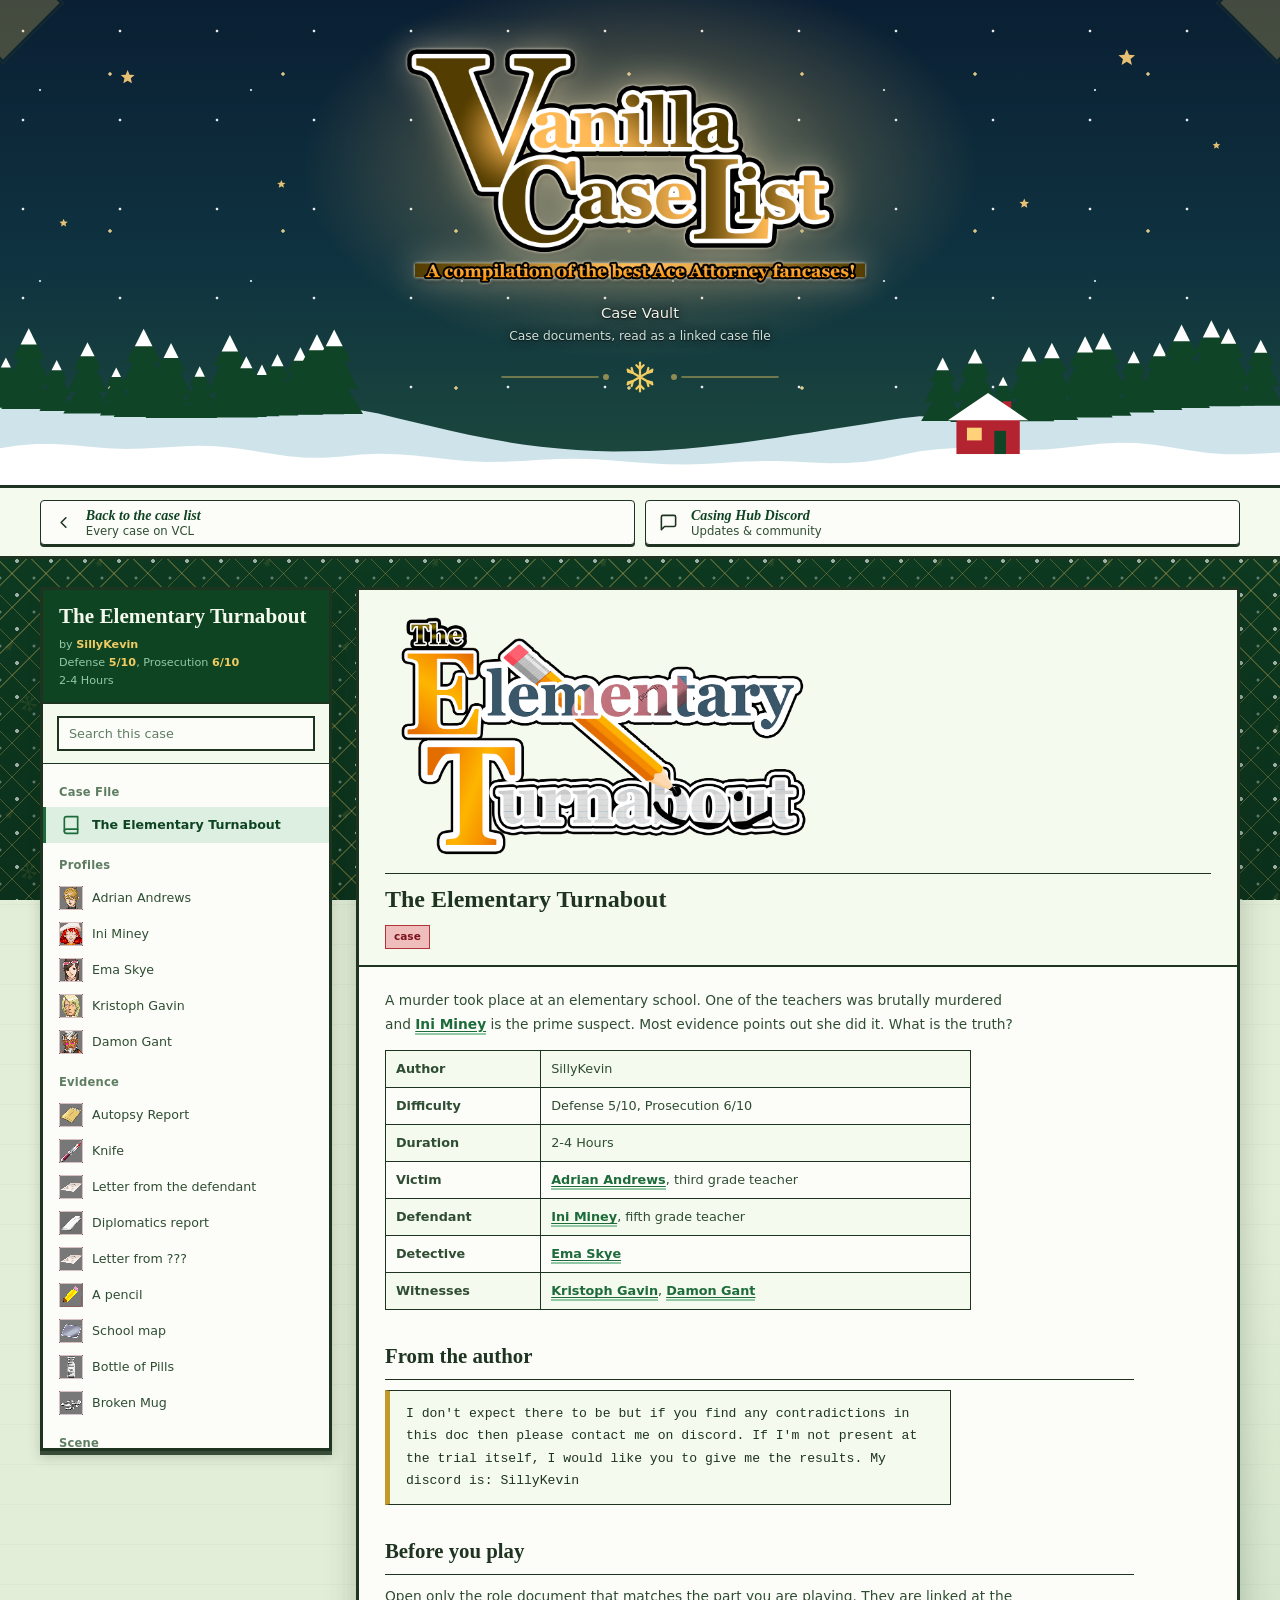
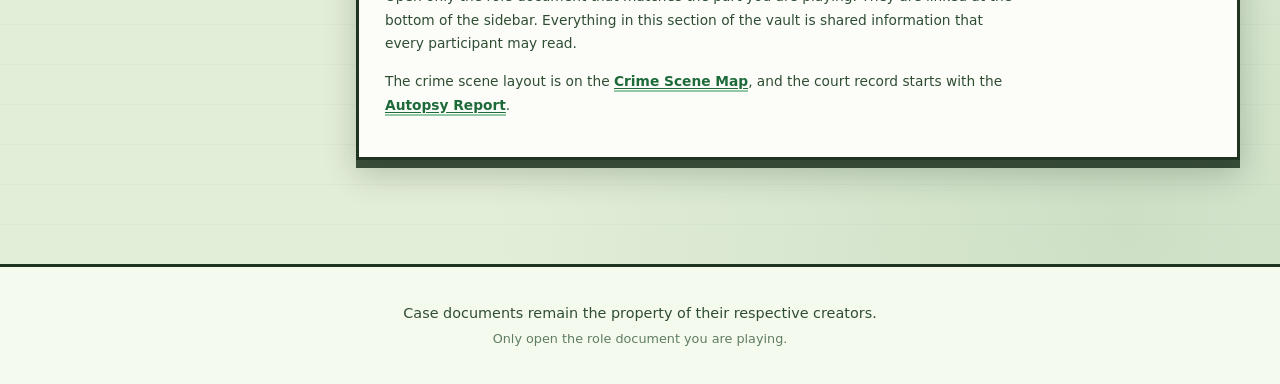
<file: vault/index.html>
<!DOCTYPE html>
<html lang="en">

<head>
  <meta charset="UTF-8" />
  <meta name="viewport" content="width=device-width, initial-scale=1.0" />
  <title>Case Vault | Vanilla Case List</title>
  <meta name="description" content="Browse Ace Attorney fan case documents as a linked case file. Profiles, evidence and scene notes, cross referenced." />

  <link rel="icon" href="../favicon.ico" sizes="any" />
  <link rel="icon" type="image/png" sizes="32x32" href="../images/favicon-32.png" />
  <link rel="icon" type="image/png" sizes="16x16" href="../images/favicon-16.png" />
  <link rel="apple-touch-icon" sizes="180x180" href="../images/favicon-180.png" />

  <meta property="og:type" content="website" />
  <meta property="og:site_name" content="Vanilla Case List" />
  <meta property="og:title" content="Case Vault | Vanilla Case List" />
  <meta property="og:description" content="Browse Ace Attorney fan case documents as a linked case file." />
  <meta property="og:url" content="https://vanillacaselist.com/vault/" />
  <meta property="og:image" content="https://vanillacaselist.com/images/vcl-logo.png" />
  <meta property="og:image:width" content="1440" />
  <meta property="og:image:height" content="720" />
  <meta property="og:image:alt" content="Vanilla Case List logo" />
  <meta name="twitter:card" content="summary_large_image" />
  <meta name="twitter:title" content="Case Vault | Vanilla Case List" />
  <meta name="twitter:description" content="Browse Ace Attorney fan case documents as a linked case file." />
  <meta name="twitter:image" content="https://vanillacaselist.com/images/vcl-logo.png" />
  <meta name="theme-color" content="#0a2563" />

  <link rel="stylesheet" href="../styles.css" />
  <link rel="stylesheet" href="../themes.css" />
  <link rel="stylesheet" href="vault.css" />

  <!-- Seasonal themes, as on every other page. Not deferred: it sets
       <html data-theme="..."> before the first paint. The vault's colours all
       come from the palette tokens, so its panels follow the season too. -->
  <script src="../themes.js"></script>
  <script src="../scenes.js" defer></script>
</head>

<body class="vault-page">
  <header class="site-header">
    <div class="header-inner">
      <h1 class="site-title">
        <a href="../index.html"><img class="site-logo" src="../images/vcl-logo-gold.png"
            data-logo-auto="../images/vcl-logo-gold.png" data-logo-preview="../images/vcl-logo.png"
            alt="Vanilla Case List — A compilation of the best Vanilla cases!" /></a>
      </h1>
      <p class="site-credits">
        Case Vault<br>
        <small>Case documents, read as a linked case file</small>
      </p>
    </div>
  </header>

  <nav class="resources-nav" aria-label="Related resources">
    <div class="resources-inner">
      <a class="resource-link" href="../index.html">
        <span class="resource-icon"><svg width="22" height="22" viewBox="0 0 24 24" fill="none" stroke="currentColor"
            stroke-width="2" stroke-linecap="round" stroke-linejoin="round" aria-hidden="true">
            <path d="m15 18-6-6 6-6" />
          </svg></span>
        <span class="resource-text"><strong>Back to the case list</strong><span>Every case on VCL</span></span>
      </a>
      <a class="resource-link" href="https://discord.gg/5VwA7zTpvv" target="_blank" rel="noopener noreferrer">
        <span class="resource-icon"><svg width="22" height="22" viewBox="0 0 24 24" fill="none" stroke="currentColor"
            stroke-width="2" stroke-linecap="round" stroke-linejoin="round" aria-hidden="true">
            <path d="M21 15a2 2 0 0 1-2 2H7l-4 4V5a2 2 0 0 1 2-2h14a2 2 0 0 1 2 2z" />
          </svg></span>
        <span class="resource-text"><strong>Casing Hub Discord</strong><span>Updates &amp; community</span></span>
      </a>
    </div>
  </nav>

  <main class="vault" id="vault">
    <button class="vault-sidebar-toggle" id="sidebar-toggle" type="button" aria-expanded="false"
      aria-controls="vault-sidebar">
      <svg width="20" height="20" viewBox="0 0 24 24" fill="none" stroke="currentColor" stroke-width="2"
        stroke-linecap="round" stroke-linejoin="round" aria-hidden="true">
        <path d="M4 6h16" />
        <path d="M4 12h16" />
        <path d="M4 18h16" />
      </svg>
      <span>Case contents</span>
    </button>

    <aside class="vault-sidebar" id="vault-sidebar" aria-label="Case contents">
      <div class="vault-case-head" id="vault-case-head"></div>
      <div class="vault-search">
        <label class="visually-hidden" for="vault-search-input">Search this case</label>
        <input type="search" id="vault-search-input" placeholder="Search this case" autocomplete="off" />
      </div>
      <nav class="vault-tree" id="vault-tree" aria-label="Notes"></nav>
    </aside>

    <section class="vault-main" id="vault-main" aria-live="polite">
      <div class="note-card">
        <p class="vault-loading">Opening the case file...</p>
      </div>
    </section>
  </main>

  <footer class="site-footer">
    <p>Case documents remain the property of their respective creators.</p>
    <p class="footer-small">Only open the role document you are playing.</p>
  </footer>

  <script src="vault.js"></script>
</body>

</html>
</file>
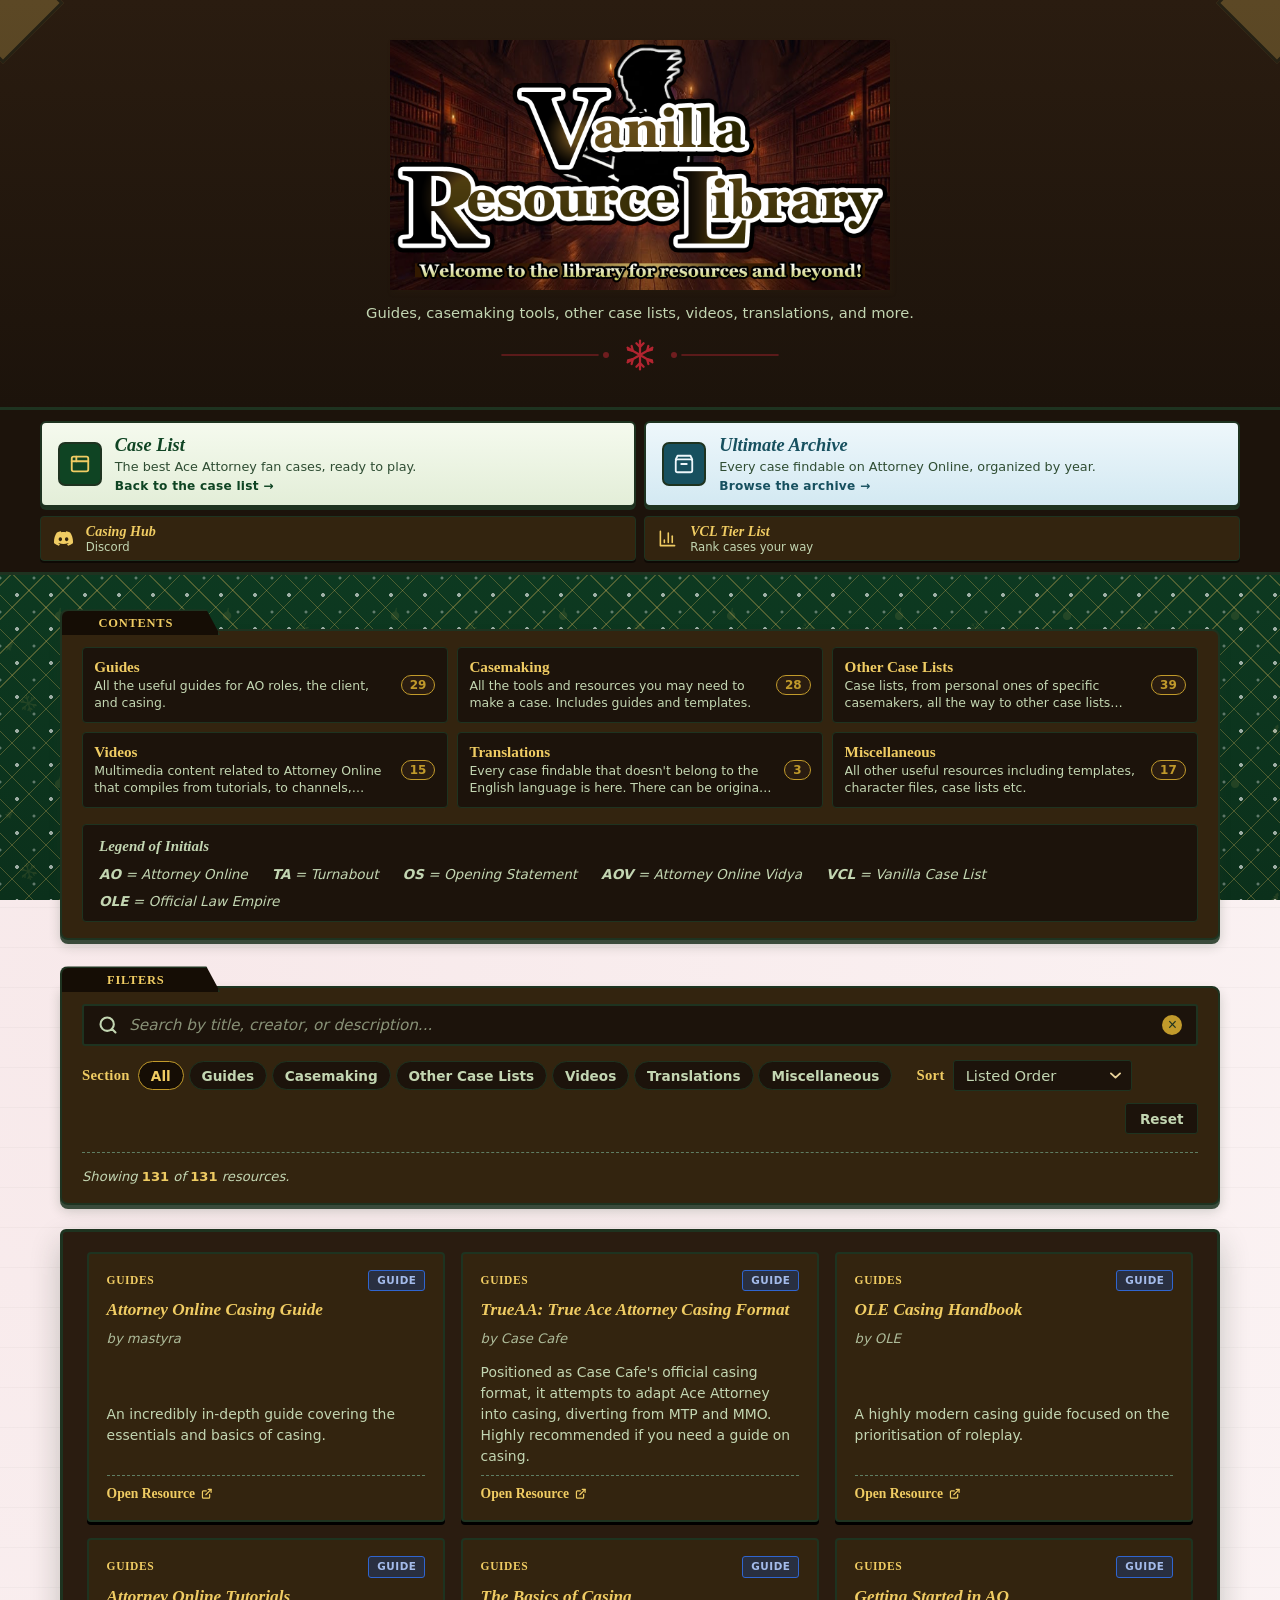
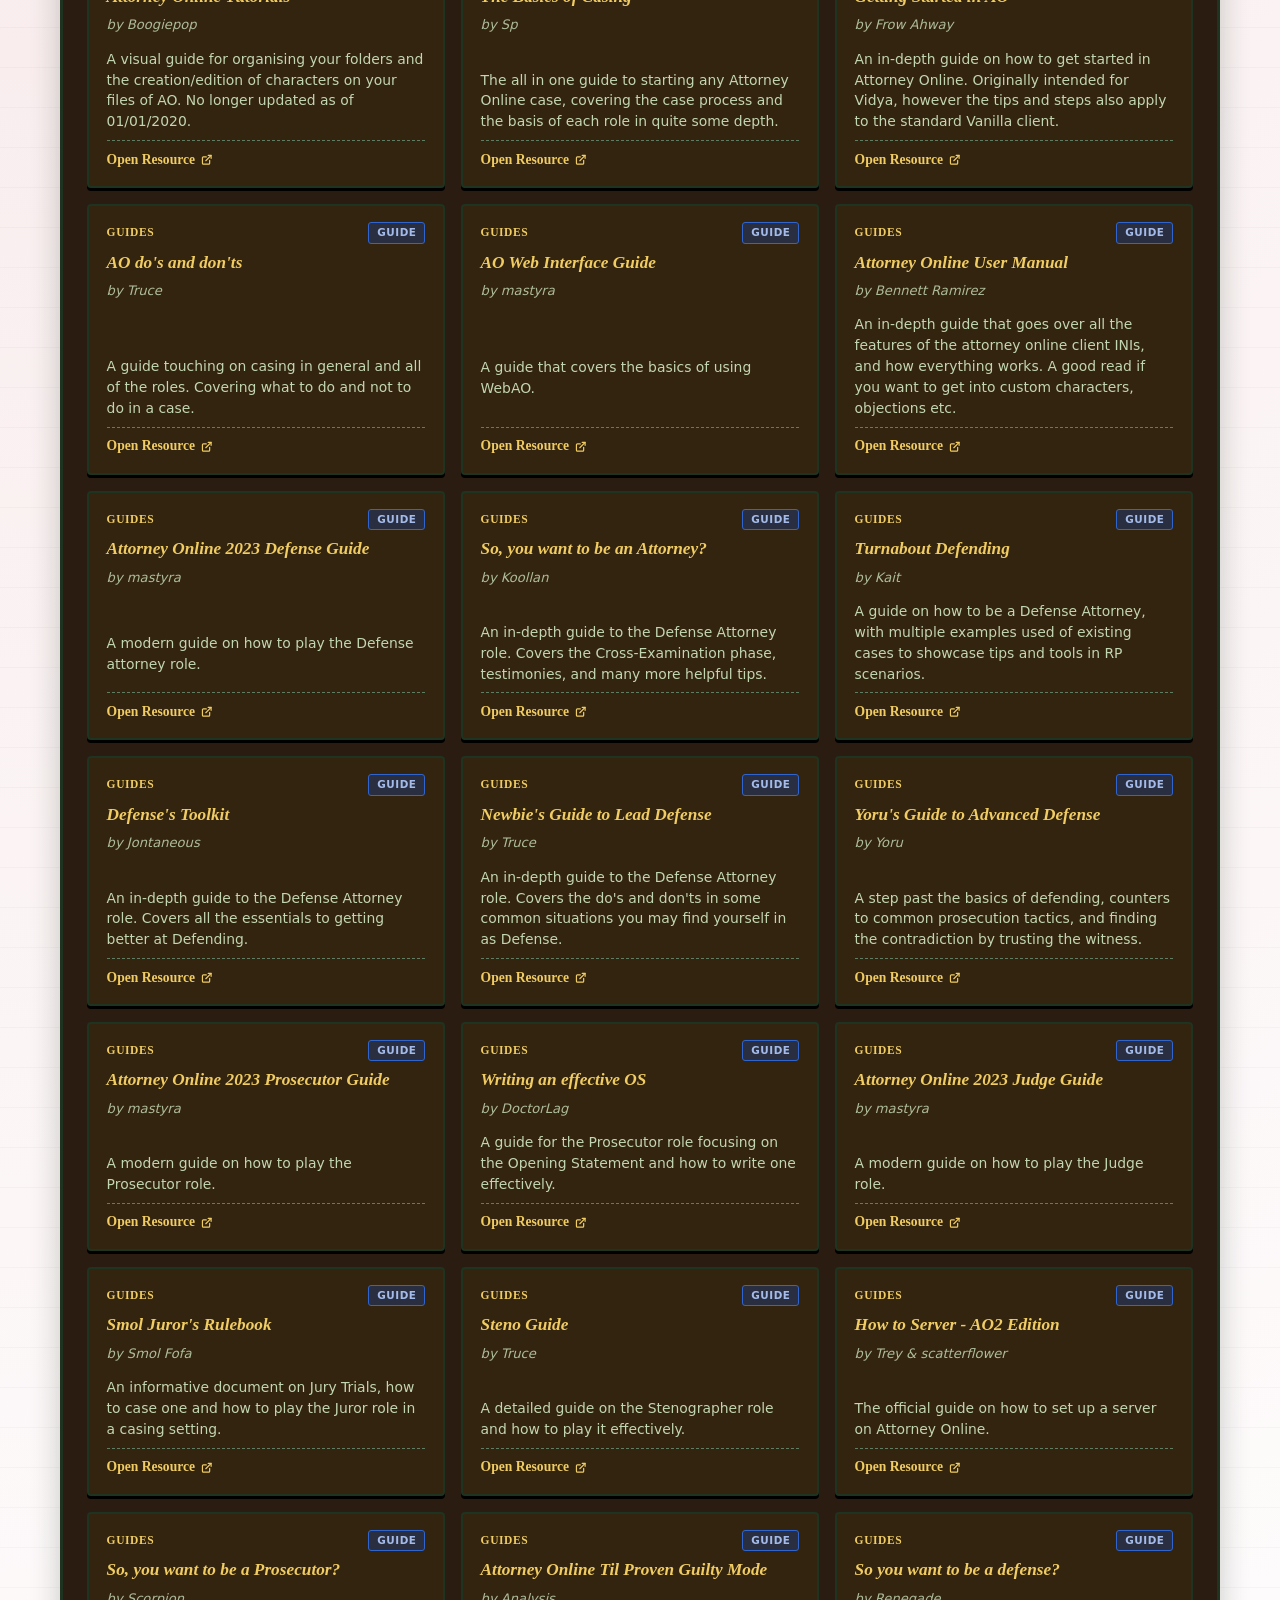
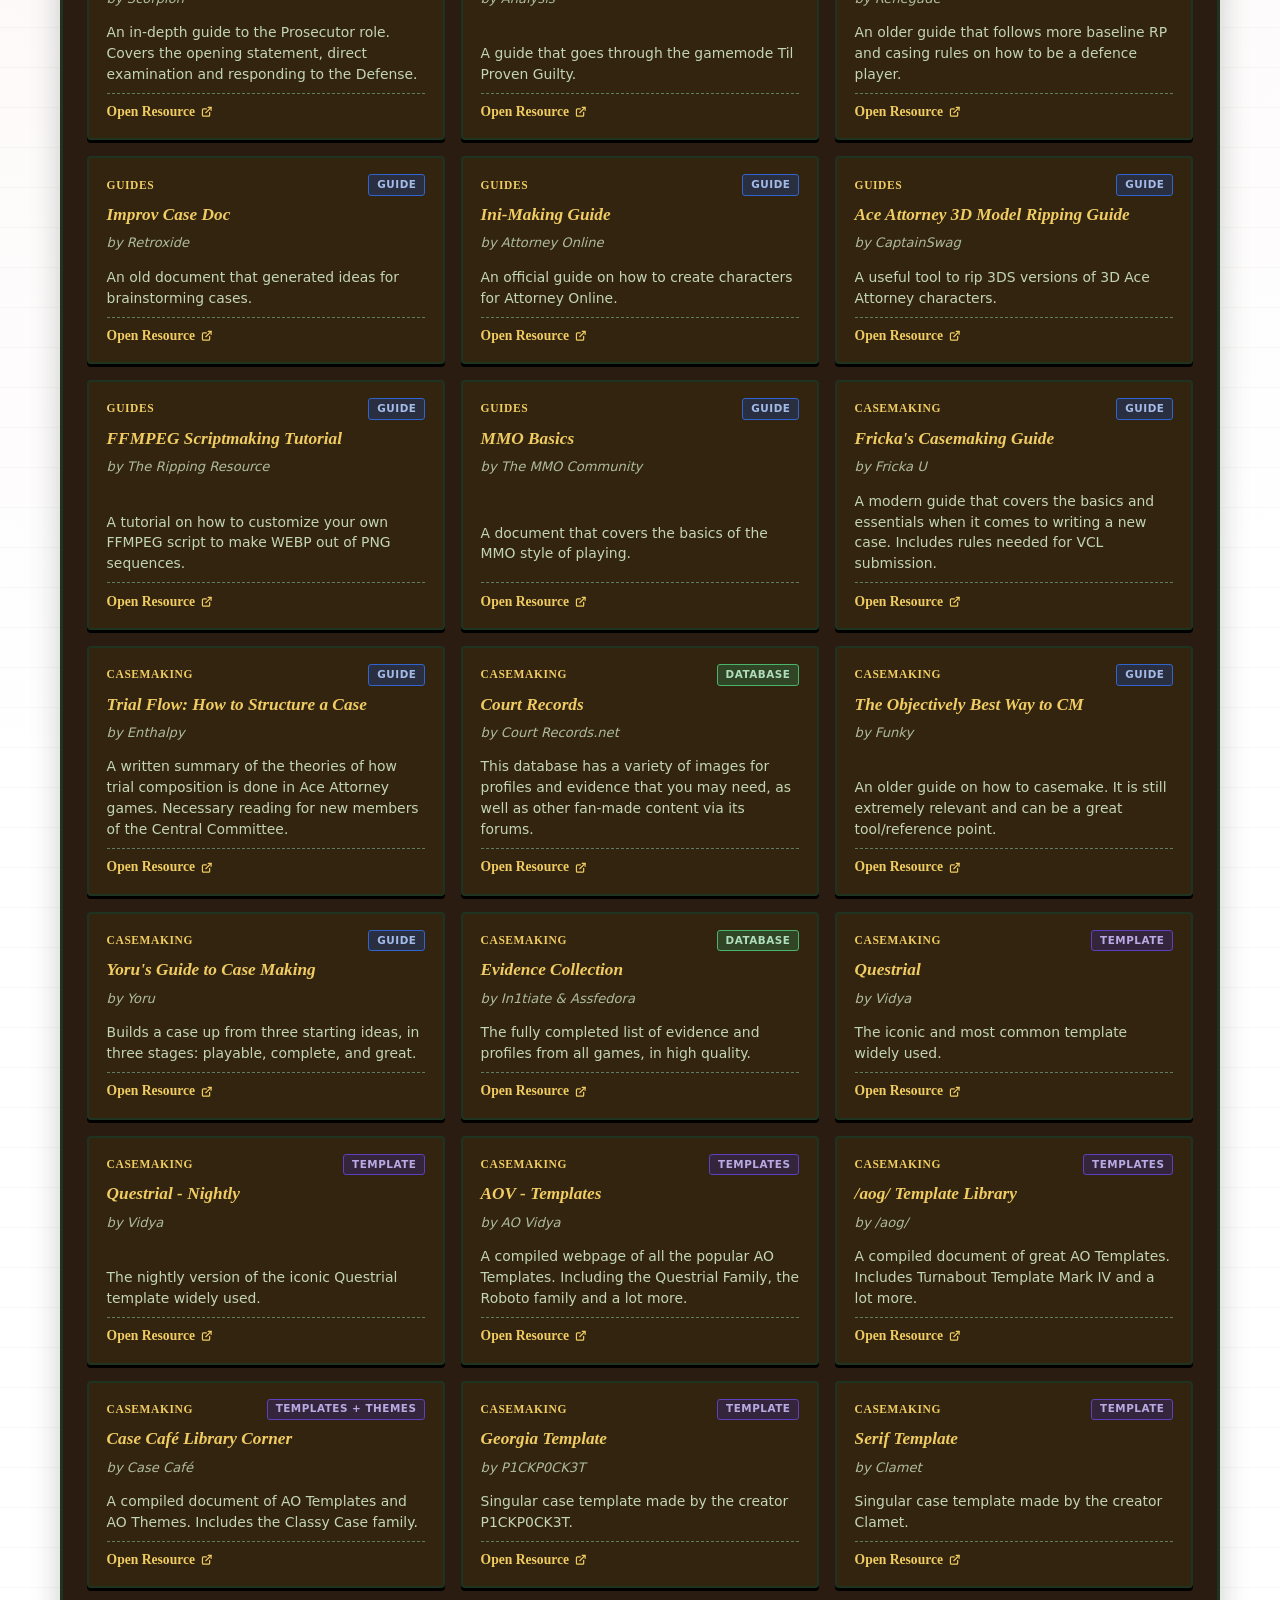
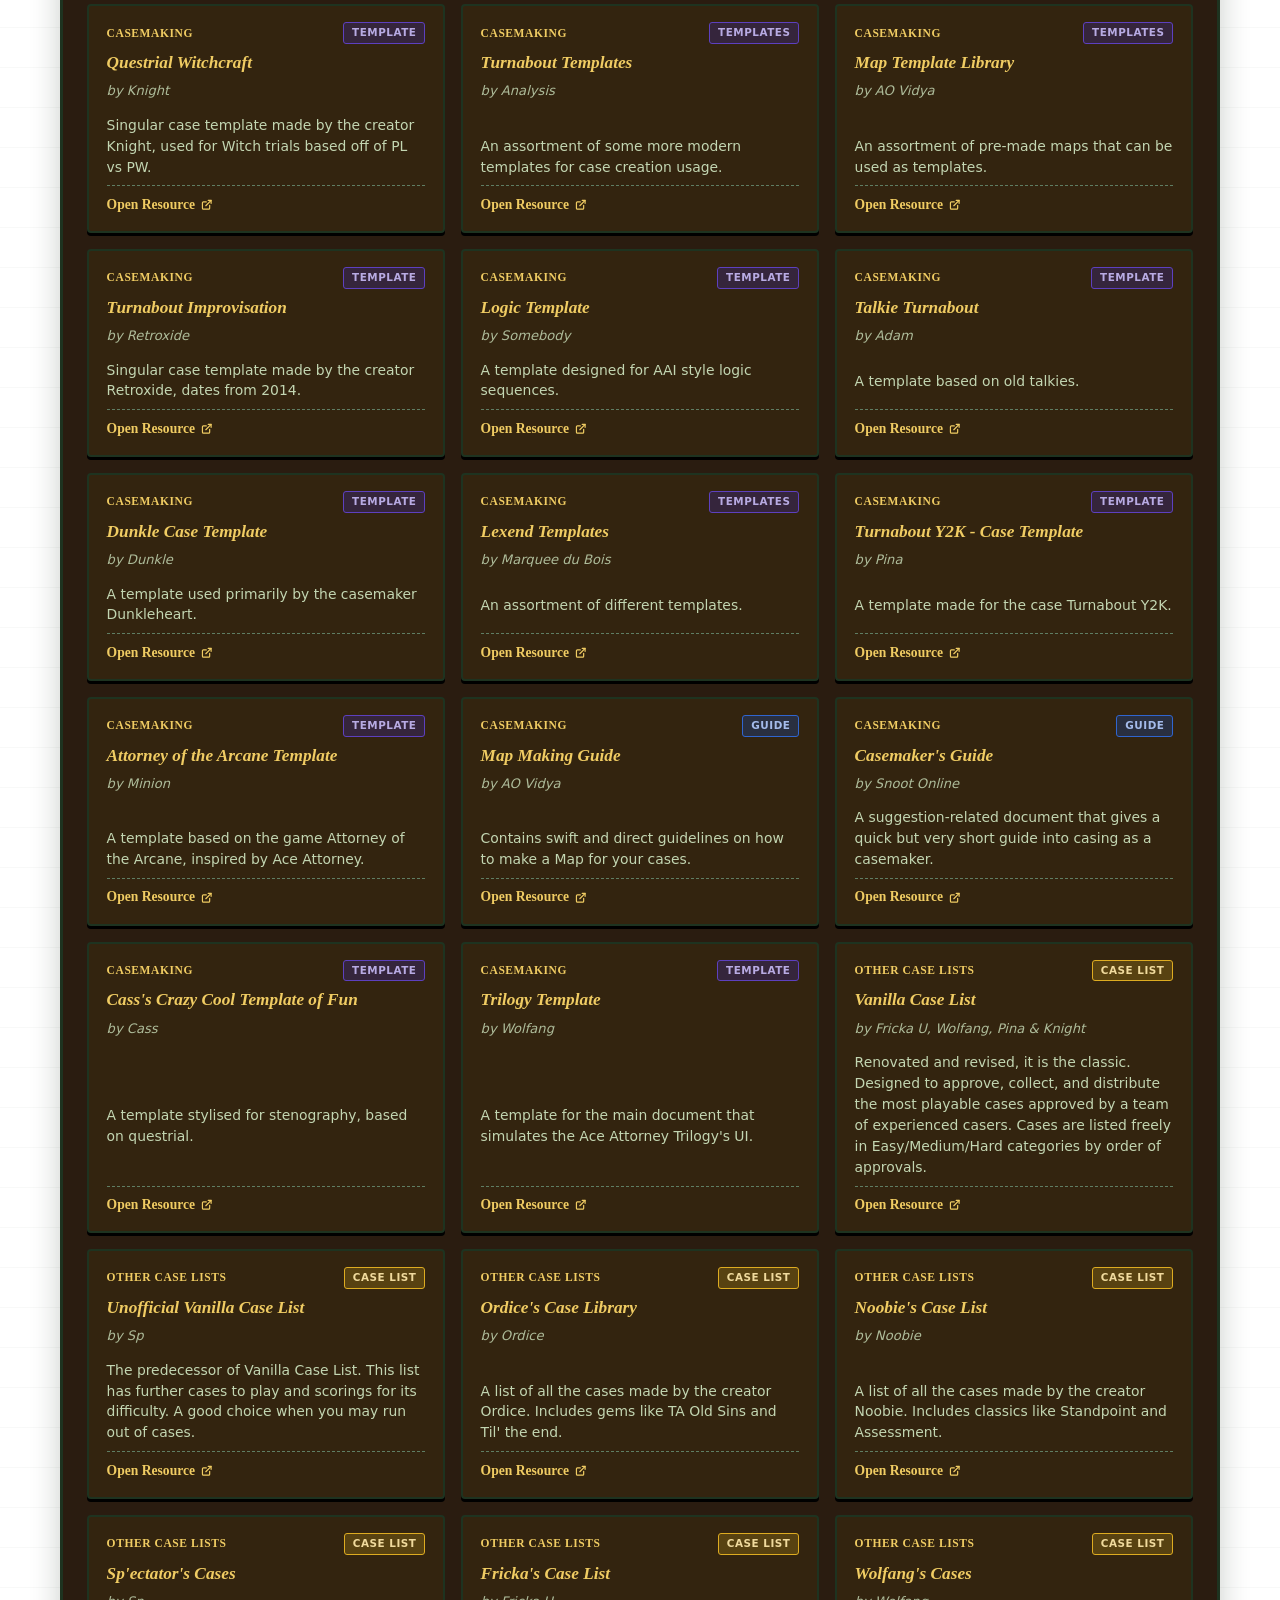
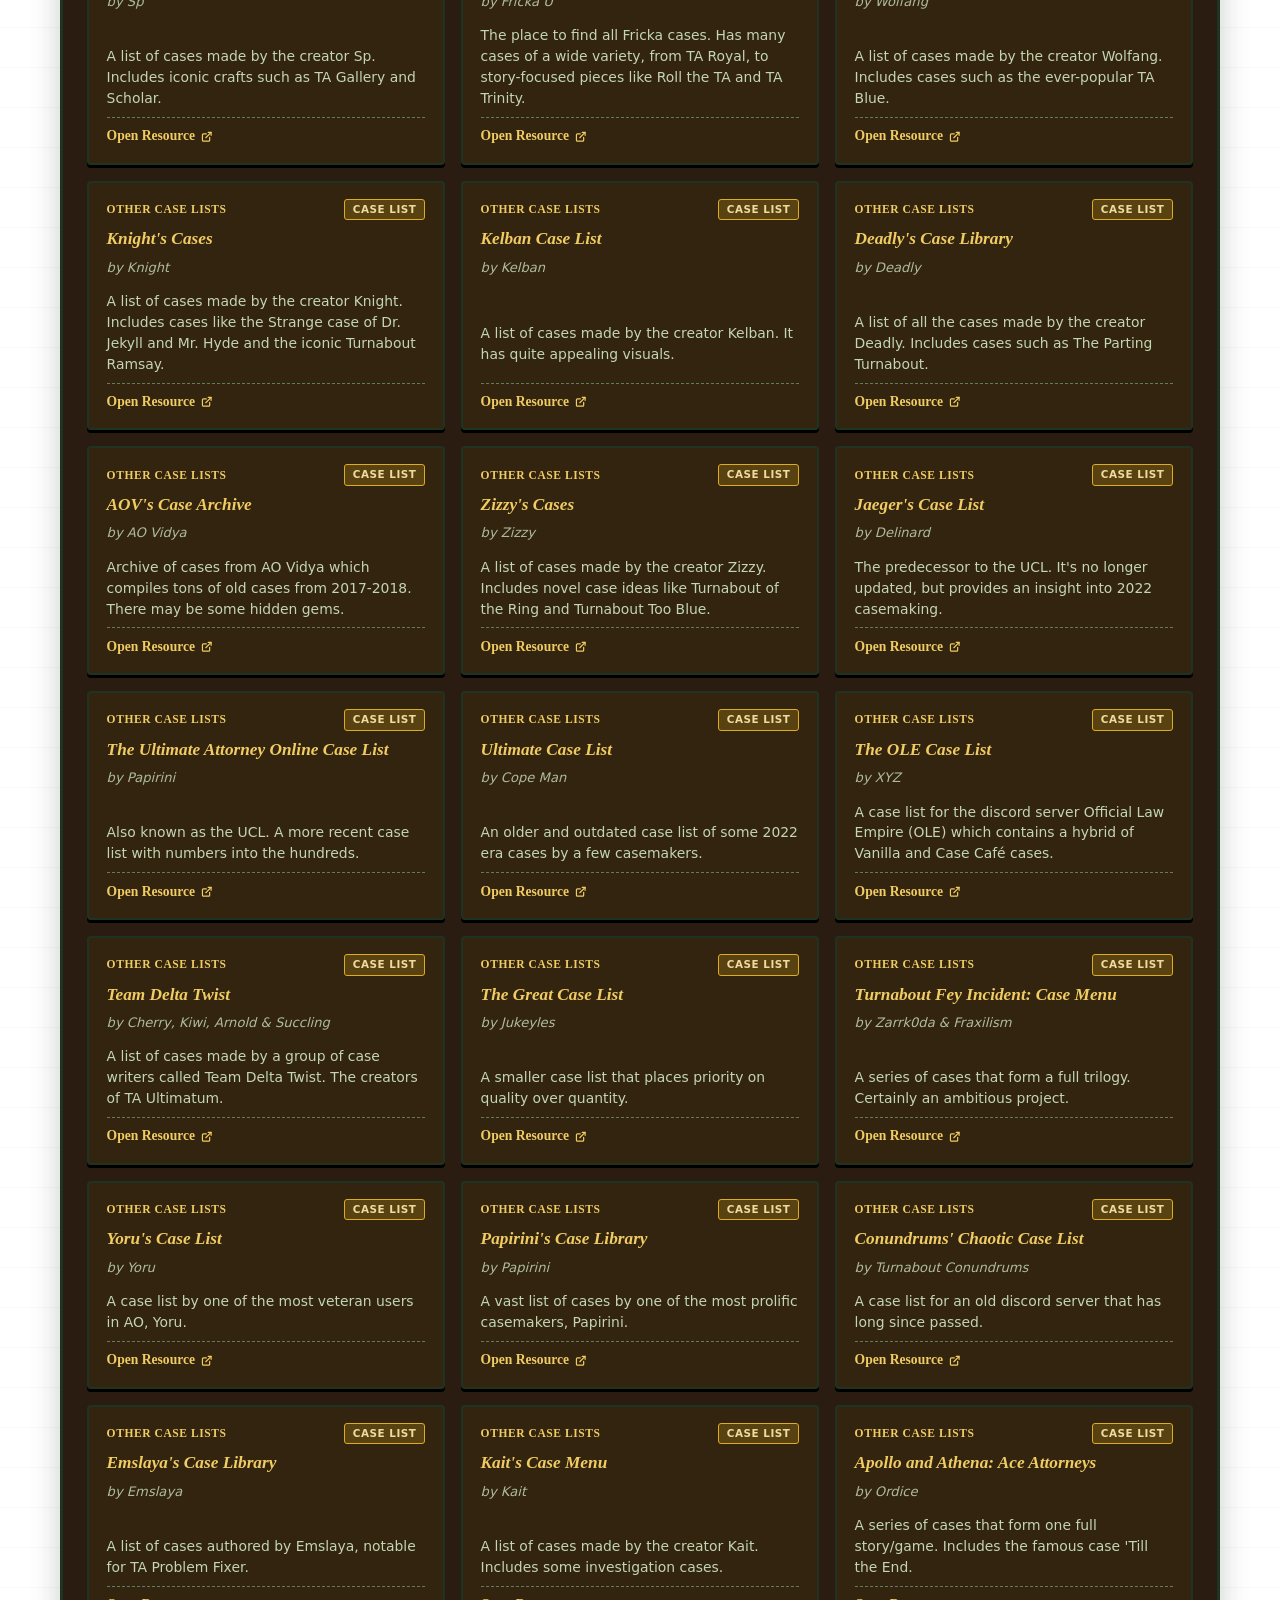
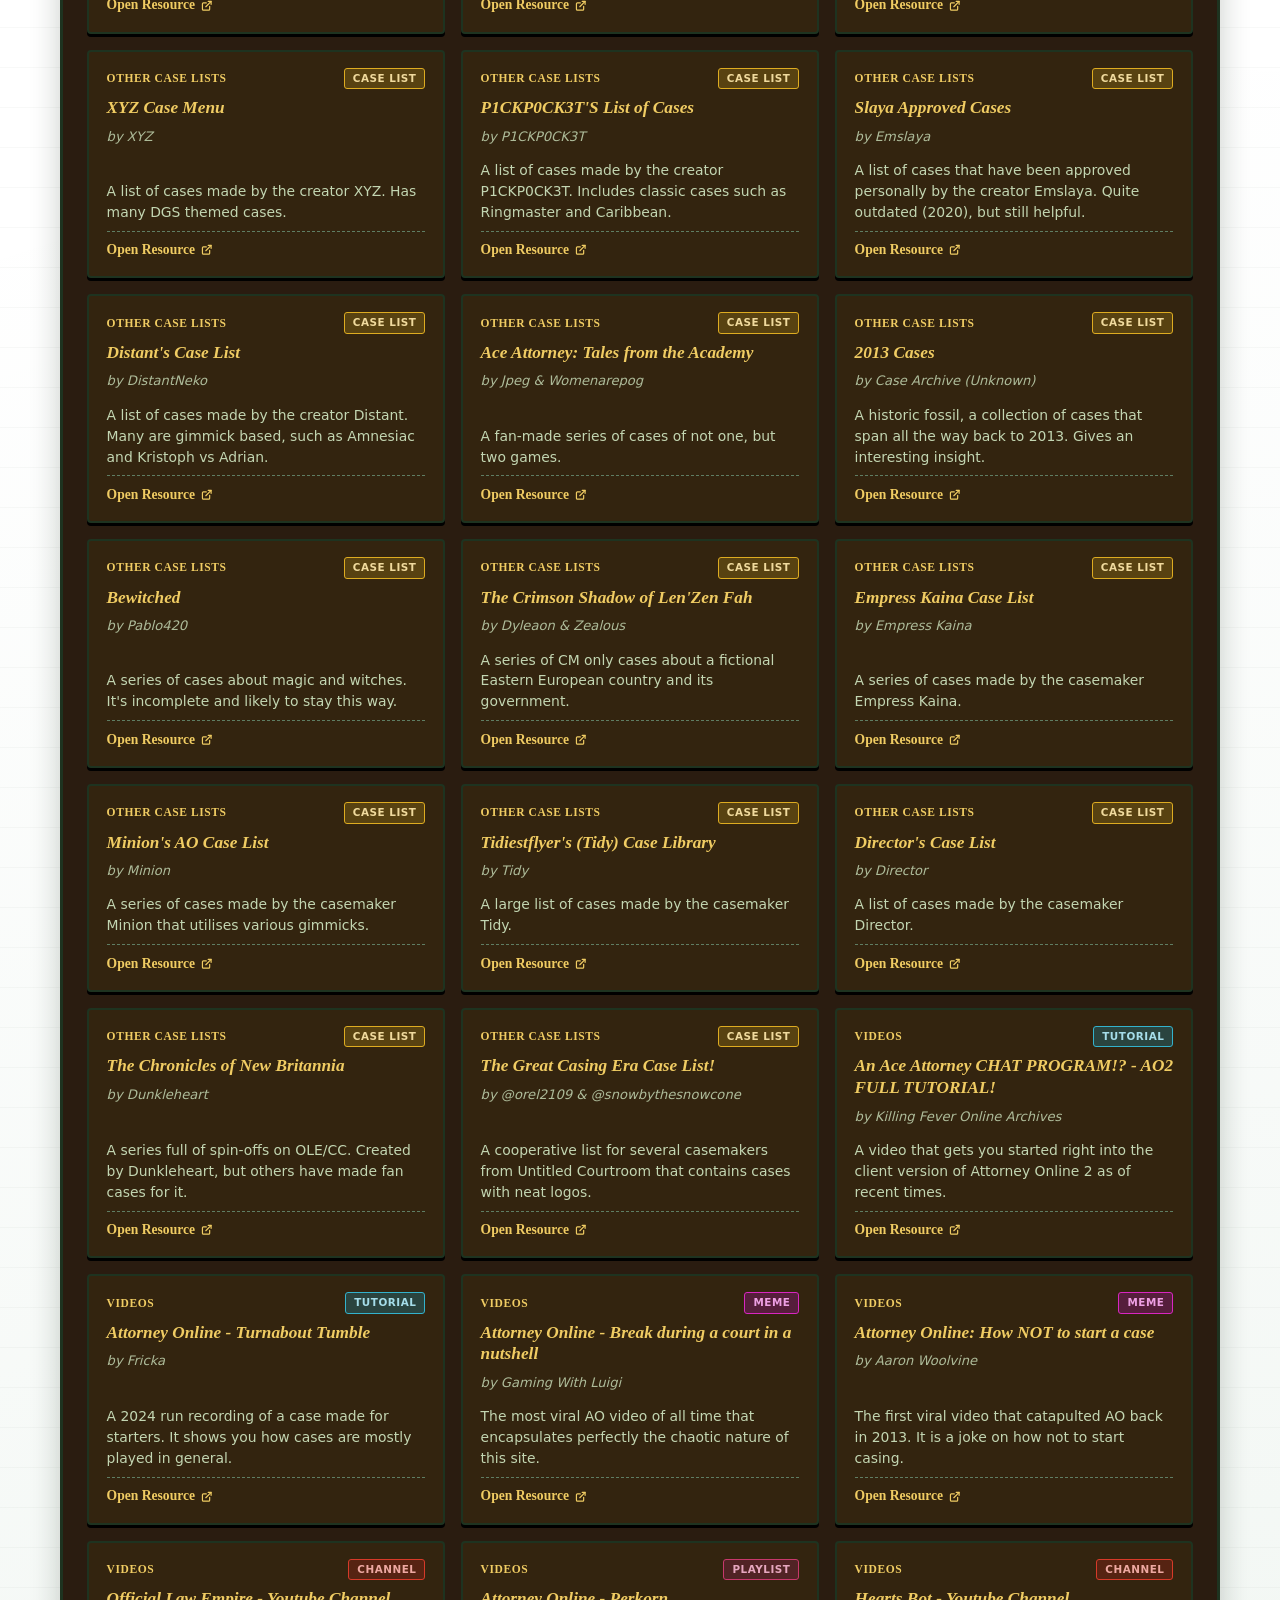
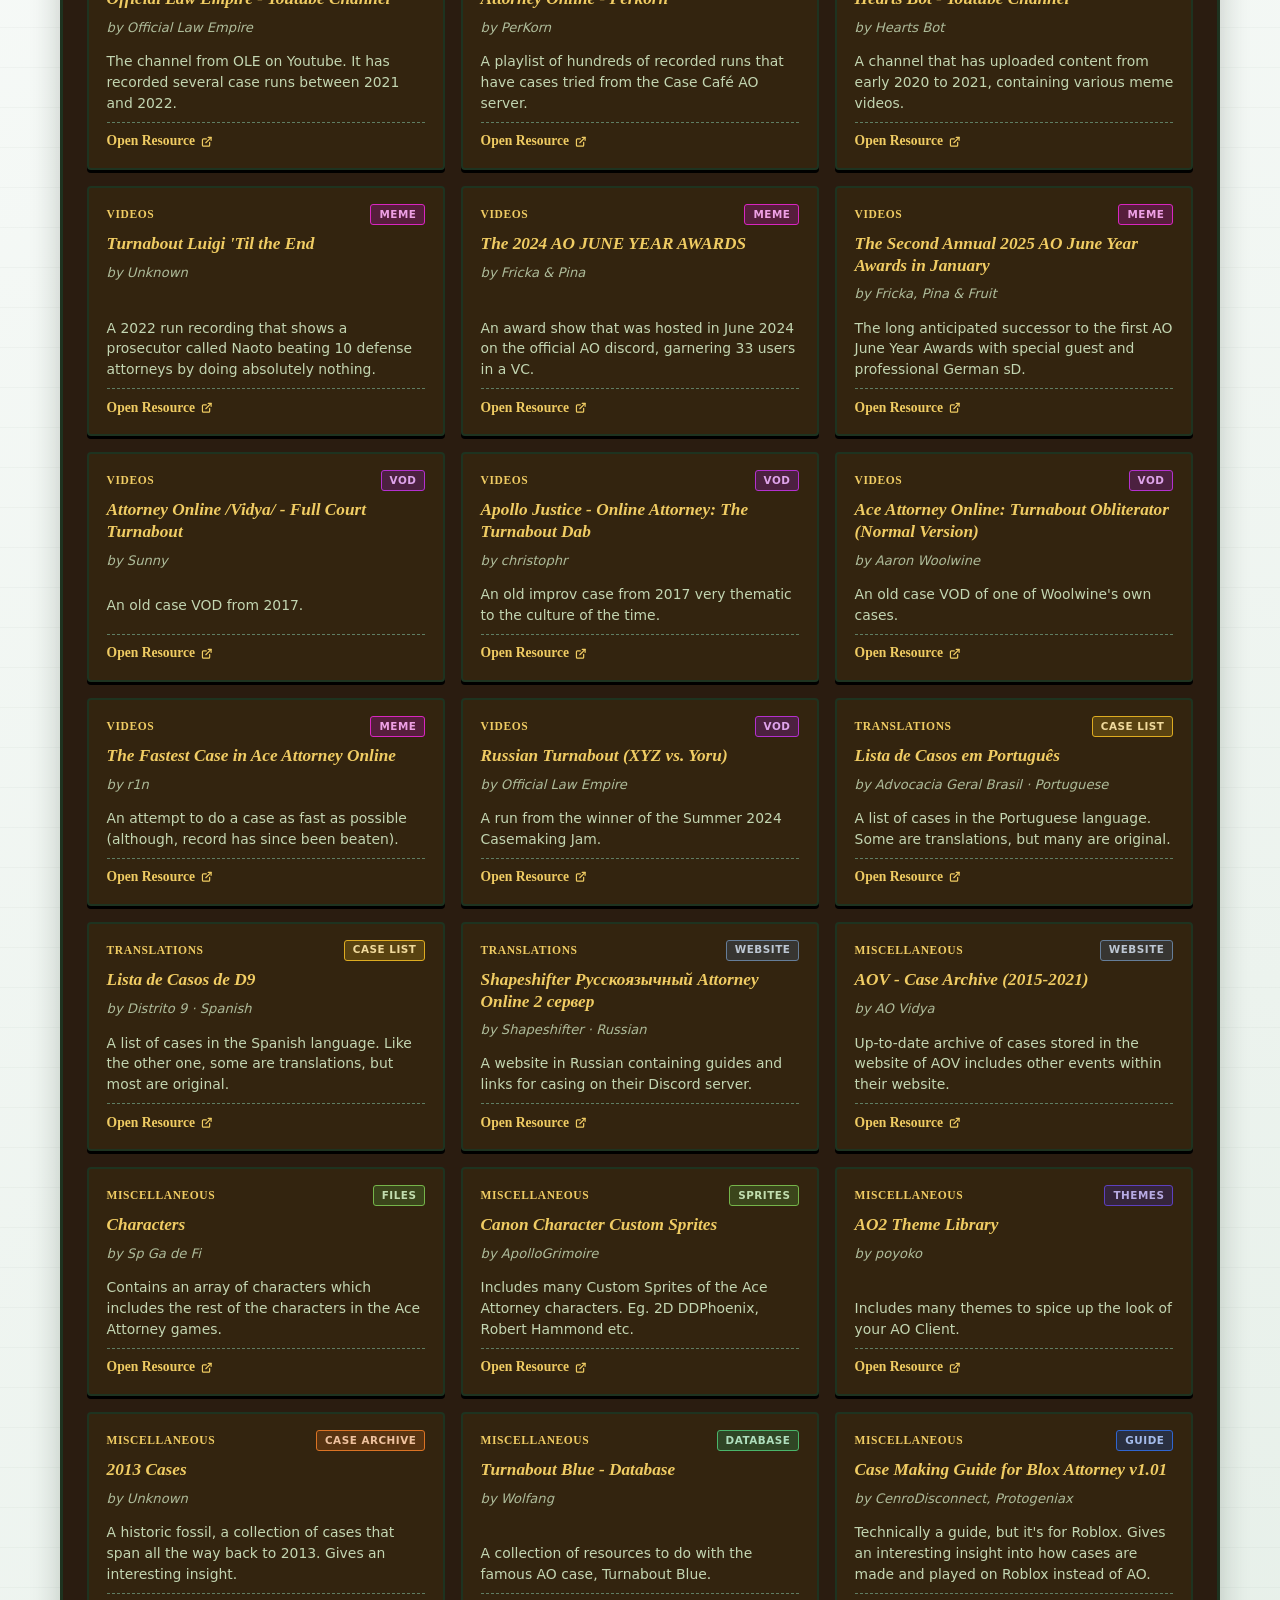
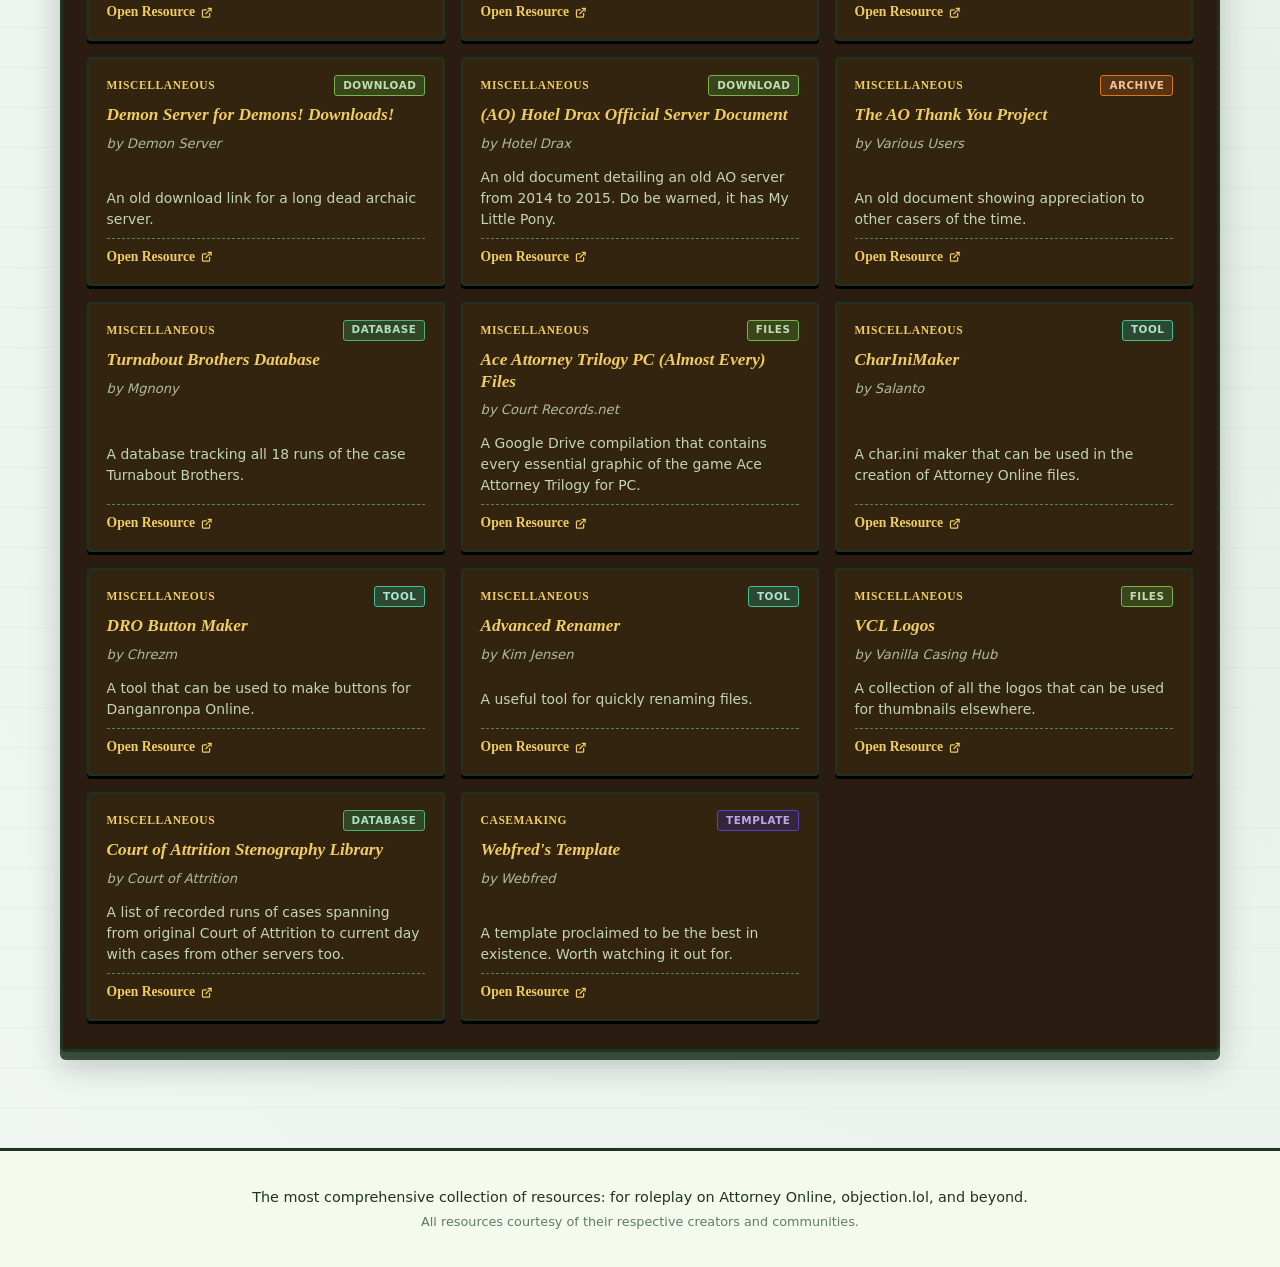
<file: resources.html>
<!DOCTYPE html>
<html lang="en">

<head>
  <meta charset="UTF-8" />
  <!-- The production Clarity analytics tag is intentionally absent here:
       this is the theme staging site, and its traffic should not land in
       the live Vanilla Case List's analytics. -->
  <meta name="viewport" content="width=device-width, initial-scale=1.0" />
  <title>Vanilla Resource Library</title>
  <meta name="description"
    content="Guides, casemaking tools, other case lists, videos, translations, and more — everything the Vanilla casing community has put together." />

  <!-- Favicons -->
  <link rel="icon" href="favicon.ico" sizes="any" />
  <link rel="icon" type="image/png" sizes="32x32" href="images/favicon-32.png" />
  <link rel="icon" type="image/png" sizes="16x16" href="images/favicon-16.png" />
  <link rel="apple-touch-icon" sizes="180x180" href="images/favicon-180.png" />

  <!-- Link preview -->
  <meta property="og:type" content="website" />
  <meta property="og:site_name" content="Vanilla Case List" />
  <meta property="og:url" content="https://vanillacaselist.com/resources.html" />
  <meta property="og:title" content="Vanilla Resource Library" />
  <meta property="og:description"
    content="Guides, casemaking tools, other case lists, videos, translations, and more." />
  <meta property="og:image" content="https://vanillacaselist.com/images/vrl-logo.png" />
  <meta property="og:image:width" content="1440" />
  <meta property="og:image:height" content="720" />
  <meta property="og:image:alt" content="Vanilla Resource Library logo" />

  <meta name="twitter:card" content="summary_large_image" />
  <meta name="twitter:title" content="Vanilla Resource Library" />
  <meta name="twitter:description"
    content="Guides, casemaking tools, other case lists, videos, translations, and more." />
  <meta name="twitter:image" content="https://vanillacaselist.com/images/vrl-logo.png" />

  <!-- Embed accent colour: the page's brown, lightened enough to stay visible
       as the accent bar on a dark Discord/Slack background -->
  <meta name="theme-color" content="#8a5a2b" />

  <link rel="stylesheet" href="styles.css" />
  <link rel="stylesheet" href="themes.css" />

  <!-- Seasonal themes. Deliberately not deferred: it sets
       <html data-theme="..."> before the first paint, so the classic
       palette never flashes on its way to the season. -->
  <script src="themes.js"></script>
  <!-- The illustrated horizons. Deferred: it only draws once the page is
       laid out, and the masthead's colours are already right without it. -->
  <script src="scenes.js" defer></script>
</head>

<body class="page-resources">
  <header class="site-header page-hero page-hero-resources">
    <div class="header-inner">
      <h1 class="site-title">
        <a href="index.html" style="display:inline-block;">
          <!-- Drop a file at images/resource-logo.png to use your own Resource Library logo.
               Until then this falls back to a plain styled title automatically. -->
          <img class="site-logo page-hero-logo" src="images/vrl-logo.png" alt="Vanilla Resource Library"
            onerror="this.replaceWith(Object.assign(document.createElement('span'),{className:'page-hero-logo-fallback',textContent:'Vanilla Resource Library'}))" />
        </a>
      </h1>
      <p class="site-credits">Guides, casemaking tools, other case lists, videos, translations, and more.</p>
    </div>
  </header>

  <!-- Resource link strip -->
  <nav class="resources-nav" aria-label="Related resources">
    <div class="resources-inner resources-inner--split">
      <!-- This site's other two pages get a row of their own as large
           cards, each in its page's own colours; the outbound links
           sit in the row below. -->
      <div class="resource-pages">
        <a class="resource-page resource-page--list" href="index.html">
          <span class="resource-page__icon"><svg width="28" height="28" viewBox="0 0 24 24" fill="none" stroke="currentColor" stroke-width="2" stroke-linecap="round" stroke-linejoin="round" aria-hidden="true"><rect x="3" y="4" width="18" height="16" rx="2"/><path d="M3 9h18"/><path d="M8 4v5"/></svg></span>
          <span class="resource-page__text">
            <strong class="resource-page__title">Case List</strong>
            <span class="resource-page__blurb">The best Ace Attorney fan cases, ready to play.</span>
            <span class="resource-page__cta">Back to the case list <span aria-hidden="true">&rarr;</span></span>
          </span>
        </a>
        <a class="resource-page resource-page--archive" href="archive.html">
          <span class="resource-page__icon"><svg width="28" height="28" viewBox="0 0 24 24" fill="none" stroke="currentColor" stroke-width="2" stroke-linecap="round" stroke-linejoin="round" aria-hidden="true"><rect x="3" y="7" width="18" height="14" rx="2"/><path d="M3 7l2-4h14l2 4"/><path d="M9 12h6"/></svg></span>
          <span class="resource-page__text">
            <strong class="resource-page__title">Ultimate Archive</strong>
            <span class="resource-page__blurb">Every case findable on Attorney Online, organized by year.</span>
            <span class="resource-page__cta">Browse the archive <span aria-hidden="true">&rarr;</span></span>
          </span>
        </a>
      </div>

      <div class="resource-links resource-links--pair">
        <a class="resource-link" href="https://discord.gg/5VwA7zTpvv" target="_blank" rel="noopener noreferrer">
          <span class="resource-icon"><svg width="22" height="22" viewBox="0 0 24 24" fill="currentColor"
              aria-hidden="true">
              <path
                d="M20.317 4.3698a19.7913 19.7913 0 0 0-4.8851-1.5152.0741.0741 0 0 0-.0785.0371c-.211.3753-.4447.8648-.6083 1.2495-1.8447-.2762-3.68-.2762-5.4868 0-.1636-.3933-.4058-.8742-.6177-1.2495a.077.077 0 0 0-.0785-.037 19.7363 19.7363 0 0 0-4.8852 1.515.0699.0699 0 0 0-.0321.0277C.5334 9.0458-.319 13.5799.0992 18.0578a.0824.0824 0 0 0 .0312.0561c2.0528 1.5076 4.0413 2.4228 5.9929 3.0294a.0777.0777 0 0 0 .0842-.0276c.4616-.6304.8731-1.2952 1.226-1.9942a.076.076 0 0 0-.0416-.1057c-.6528-.2476-1.2743-.5495-1.8722-.8923a.077.077 0 0 1-.0076-.1277c.1258-.0943.2517-.1923.3718-.2914a.0743.0743 0 0 1 .0776-.0105c3.9278 1.7933 8.18 1.7933 12.0614 0a.0739.0739 0 0 1 .0785.0095c.1202.099.246.1981.3728.2924a.077.077 0 0 1-.0066.1276 12.2986 12.2986 0 0 1-1.873.8914.0766.0766 0 0 0-.0407.1067c.3604.698.7719 1.3628 1.225 1.9932a.076.076 0 0 0 .0842.0286c1.961-.6067 3.9495-1.5219 6.0023-3.0294a.077.077 0 0 0 .0313-.0552c.5004-5.177-.8382-9.6739-3.5485-13.6604a.061.061 0 0 0-.0312-.0286ZM8.02 15.3312c-1.1825 0-2.1569-1.0857-2.1569-2.419 0-1.3332.9555-2.4189 2.157-2.4189 1.2108 0 2.1757 1.0952 2.1568 2.419 0 1.3332-.9555 2.4189-2.1569 2.4189Zm7.9748 0c-1.1825 0-2.1569-1.0857-2.1569-2.419 0-1.3332.9554-2.4189 2.1569-2.4189 1.2108 0 2.1757 1.0952 2.1568 2.419 0 1.3332-.946 2.4189-2.1568 2.4189Z" />
            </svg></span>
          <span class="resource-text"><strong>Casing Hub</strong><span>Discord</span></span>
        </a>
        <a class="resource-link" href="https://tiermaker.com/create/vanilla-case-list-logos-17506473" target="_blank"
          rel="noopener noreferrer">
          <span class="resource-icon"><svg width="22" height="22" viewBox="0 0 24 24" fill="none" stroke="currentColor"
              stroke-width="2" stroke-linecap="round" stroke-linejoin="round" aria-hidden="true">
              <path d="M3 3v18h18" />
              <path d="M18 17V9" />
              <path d="M13 17V5" />
              <path d="M8 17v-3" />
            </svg></span>
          <span class="resource-text"><strong>VCL Tier List</strong><span>Rank cases your way</span></span>
        </a>
      </div>
    </div>
  </nav>

  <main>
    <div class="lib-main" id="library-body">
      <div class="lib-loading-state">Loading…</div>
    </div>
  </main>

  <footer class="site-footer">
    <p>The most comprehensive collection of resources: for roleplay on Attorney Online, objection.lol, and beyond.</p>
    <p class="footer-small">All resources courtesy of their respective creators and communities.</p>
  </footer>

  <script src="lib-page.js"></script>
  <script>
    initLibPage({
      title: 'Vanilla Resource Library',
      dataUrl: 'data/resource-library.json',
      linkLabel: 'Open Resource',
      bodyId: 'library-body',
      taglineId: 'library-tagline',
      rouletteNoun: 'Resource',
      roulette: false,
      showToc: true,
      searchPlaceholder: 'Search by title, creator, or description...',
      searchFields: ['title', 'creator', 'type', 'description'],
      countNoun: 'resource',
      categoryLabel: 'Section',
      sortDefaultLabel: 'Listed Order',
    });
  </script>
</body>

</html>
</file>
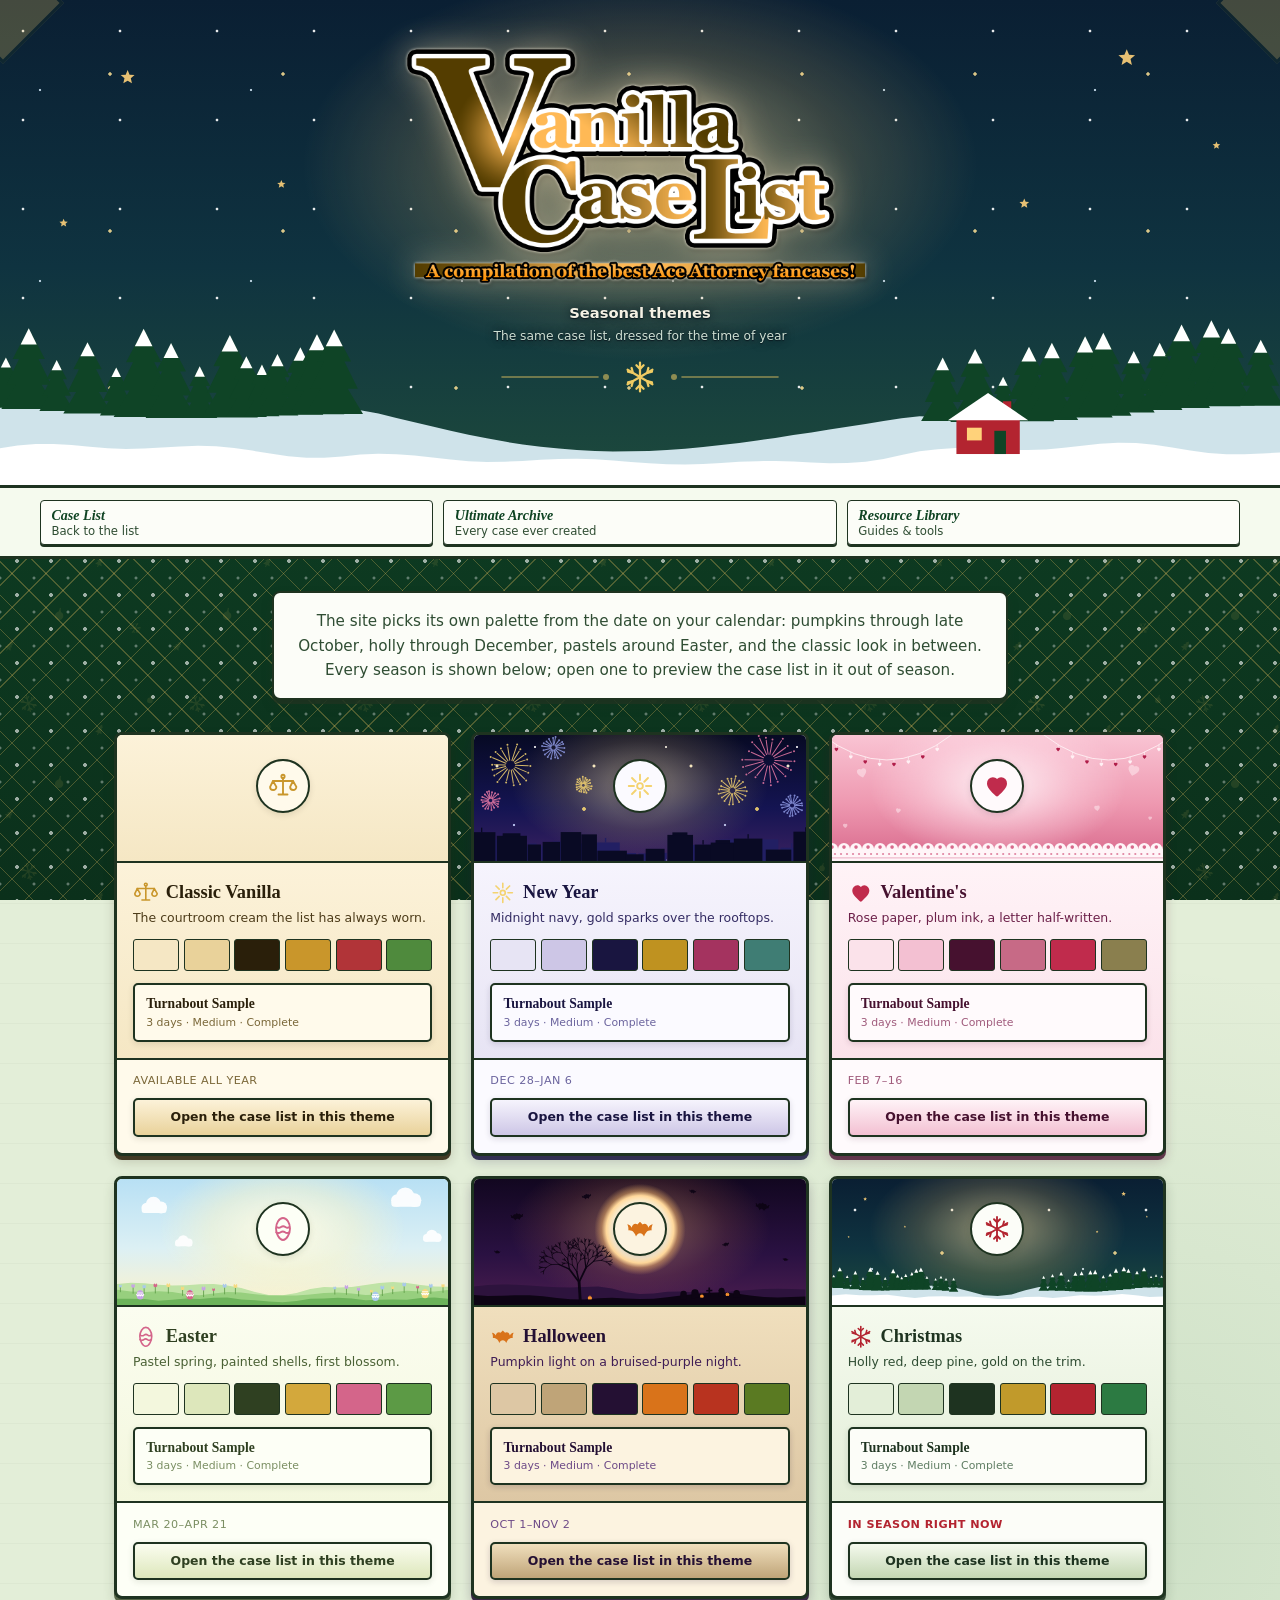
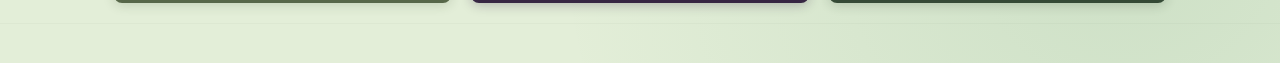
<file: themes.html>
<!DOCTYPE html>
<html lang="en">

<head>
  <meta charset="UTF-8" />
  <meta name="viewport" content="width=device-width, initial-scale=1.0" />
  <title>Seasonal Themes — Vanilla Case List</title>
  <meta name="description" content="Every seasonal theme the Vanilla Case List wears through the year." />

  <link rel="icon" href="favicon.ico" sizes="any" />
  <link rel="icon" type="image/png" sizes="32x32" href="images/favicon-32.png" />
  <link rel="apple-touch-icon" sizes="180x180" href="images/favicon-180.png" />

  <meta property="og:type" content="website" />
  <meta property="og:site_name" content="Vanilla Case List" />
  <meta property="og:url" content="https://vanillacaselist.com/themes.html" />
  <meta property="og:title" content="Seasonal Themes — Vanilla Case List" />
  <meta property="og:description" content="Every seasonal theme the Vanilla Case List wears through the year." />
  <meta property="og:image" content="https://vanillacaselist.com/images/vcl-logo.png" />
  <meta property="og:image:width" content="1440" />
  <meta property="og:image:height" content="720" />
  <meta property="og:image:alt" content="Vanilla Case List logo" />

  <meta name="twitter:card" content="summary_large_image" />
  <meta name="twitter:title" content="Seasonal Themes — Vanilla Case List" />
  <meta name="twitter:description" content="Every seasonal theme the Vanilla Case List wears through the year." />
  <meta name="twitter:image" content="https://vanillacaselist.com/images/vcl-logo.png" />

  <meta name="theme-color" content="#0a2563" />

  <link rel="stylesheet" href="styles.css" />
  <link rel="stylesheet" href="themes.css" />

  <!-- Seasonal themes. Deliberately not deferred: it sets
       <html data-theme="..."> before the first paint, so the classic
       palette never flashes on its way to the season. -->
  <script src="themes.js"></script>
  <!-- The illustrated horizons. Deferred: it only draws once the page is
       laid out, and the masthead's colours are already right without it. -->
  <script src="scenes.js" defer></script>
</head>

<body>
  <header class="site-header">
    <div class="header-inner">
      <h1 class="site-title">
        <img class="site-logo" src="images/vcl-logo-gold.png"
          data-logo-auto="images/vcl-logo-gold.png" data-logo-preview="images/vcl-logo.png"
          alt="Vanilla Case List" />
      </h1>
      <p class="site-credits">
        <strong>Seasonal themes</strong><br>
        <small>The same case list, dressed for the time of year</small>
      </p>
    </div>
  </header>

  <nav class="resources-nav" aria-label="Related pages">
    <div class="resources-inner">
      <a class="resource-link" href="index.html">
        <span class="resource-text"><strong>Case List</strong><span>Back to the list</span></span>
      </a>
      <a class="resource-link" href="archive.html">
        <span class="resource-text"><strong>Ultimate Archive</strong><span>Every case ever created</span></span>
      </a>
      <a class="resource-link" href="resources.html">
        <span class="resource-text"><strong>Resource Library</strong><span>Guides &amp; tools</span></span>
      </a>
    </div>
  </nav>

  <main class="theme-gallery">
    <p class="theme-gallery__intro">
      The site picks its own palette from the date on your calendar: pumpkins through late October,
      holly through December, pastels around Easter, and the classic look in between. Every season is
      shown below; open one to preview the case list in it out of season.
    </p>

    <div class="theme-gallery__grid" id="theme-gallery-grid">
      <noscript>
        <p>The theme gallery needs JavaScript. You can still reach a theme directly, for example
          <a href="index.html?theme=halloween">index.html?theme=halloween</a>.</p>
      </noscript>
    </div>
  </main>

  <script>
    /* Builds one card per theme straight from the THEMES table in themes.js,
       so a season added there shows up here with no extra edits. Waits for
       DOMContentLoaded because scenes.js is deferred, and deferred scripts
       run after this inline one. */
    document.addEventListener('DOMContentLoaded', function () {
      'use strict';

      var grid = document.getElementById('theme-gallery-grid');
      if (!grid || !window.VCLThemes) return;

      var emblem = window.VCLThemes.markup;
      var SWATCHES = ['--cream', '--cream-deep', '--ink', '--gold', '--red', '--green'];
      var activeToday = window.VCLThemes.forDate(new Date());

      function windowText(theme) {
        if (!theme.windows.length) return 'Available all year';
        return window.VCLThemes.describeWindows(theme);
      }

      window.VCLThemes.list().forEach(function (theme) {
        var card = document.createElement('article');
        card.className = 'theme-card';
        card.setAttribute('data-theme', theme.id);

        var swatches = SWATCHES.map(function (token) {
          return '<span class="theme-card__swatch" style="background: var(' + token + ')"></span>';
        }).join('');

        var isNow = theme.id === activeToday;

        card.innerHTML =
          '<div class="theme-card__scene">' +
          '<span class="theme-card__medallion">' + emblem(theme.emblem, 'theme-card__emblem-lg') +
          '</span></div>' +
          '<div class="theme-card__preview">' +
          '<h2 class="theme-card__name">' +
          emblem(theme.emblem, 'theme-card__emblem') + theme.label + '</h2>' +
          '<p class="theme-card__blurb">' + theme.blurb + '</p>' +
          '<div class="theme-card__swatches" aria-hidden="true">' + swatches + '</div>' +
          '<div class="theme-card__mock">' +
          '<div class="theme-card__mock-title">Turnabout Sample</div>' +
          '<div class="theme-card__mock-meta">3 days · Medium · Complete</div>' +
          '</div>' +
          '</div>' +
          '<div class="theme-card__foot">' +
          '<span class="theme-card__window' + (isNow ? ' is-now' : '') + '">' +
          (isNow ? 'In season right now' : windowText(theme)) + '</span>' +
          '<a class="theme-card__open" href="index.html?theme=' + theme.id + '">' +
          'Open the case list in this theme</a>' +
          '</div>';

        grid.appendChild(card);

        /* Drawn after the card is in the grid, so it knows its real width. */
        var scene = card.querySelector('.theme-card__scene');
        if (window.VCLScenes && window.VCLScenes.has(theme.id)) {
          scene.insertAdjacentHTML('afterbegin',
            window.VCLScenes.draw(theme.id, scene.clientWidth, scene.clientHeight, 34));
        }
      });
    });
  </script>
</body>

</html>
</file>
<file: styles.css>
/* ==========================================================================
   Vanilla Case List — Ace Attorney inspired styling
   ========================================================================== */

:root {
  /* Ace Attorney palette: cream background, courtroom blues, prosecution reds, evidence greens */
  --cream: #f5e7c4;
  --cream-light: #fcf2d9;
  --cream-deep: #e9d29a;
  --paper: #fffaeb;

  --ink: #2a1f0a;
  --ink-soft: #4d3c1a;
  --ink-light: #7a6738;

  --blue: #1d4391;
  --blue-deep: #0a2563;
  --blue-light: #82a8e6;
  --blue-pale: #d6e2f7;

  --gold: #c9962b;
  --gold-light: #f0c14b;

  --celeste-light: #e9fbfa;
  --celeste: #cdf1ee;
  --celeste-deep: #9fdedb;
  --celeste-text: #0f5a57;
  --red: #b13438;
  --red-deep: #7d1a1f;
  --green: #4f8a3d;
  --green-light: #b6dca5;
  --green-pale: #dff0d4;

  --easy: #1d4391;
  /* blue — defense */
  --easy-bg: #d6e2f7;
  --easy-strip: #1d4391;
  --easy-tile: #b6cef0;

  --medium: #b8860b;
  /* gold/yellow — deeper amber */
  --medium-bg: #f5d050;
  --medium-strip: #a07010;
  --medium-tile: #f0c830;

  --hard: #b13438;
  /* red — prosecution */
  --hard-bg: #f0bdbd;
  --hard-strip: #b13438;
  --hard-tile: #e8a8a8;

  --shadow-soft: 0 2px 6px rgba(42, 31, 10, 0.12);
  --shadow-card: 0 4px 0 rgba(42, 31, 10, 0.85), 0 6px 12px rgba(42, 31, 10, 0.18);
  --shadow-deep: 0 8px 0 rgba(42, 31, 10, 0.85), 0 14px 30px rgba(42, 31, 10, 0.22);

  --border-thick: 3px solid var(--ink);
  --border-medium: 2px solid var(--ink);
  --border-thin: 1px solid var(--ink);

  --font-display: 'Times New Roman', 'Bookman Old Style', Georgia, serif;
  --font-ui: 'Verdana', 'Geneva', 'DejaVu Sans', sans-serif;
  --font-mono: 'Courier New', monospace;
}

* {
  box-sizing: border-box;
}

html {
  scroll-behavior: smooth;
}

body {
  margin: 0;
  font-family: var(--font-ui);
  font-size: 15px;
  line-height: 1.5;
  color: var(--ink);
  background-color: var(--cream);
  /* Subtle paper texture */
  background-image:
    radial-gradient(circle at 12% 8%, rgba(201, 150, 43, 0.07) 0%, transparent 25%),
    radial-gradient(circle at 88% 92%, rgba(29, 67, 145, 0.05) 0%, transparent 30%),
    repeating-linear-gradient(0deg, transparent 0 39px, rgba(42, 31, 10, 0.025) 39px 40px);
  min-height: 100vh;
}

/* ==========================================================================
   Header
   ========================================================================== */

.site-header {
  background: linear-gradient(180deg, var(--cream-light) 0%, var(--cream) 100%);
  border-bottom: var(--border-thick);
  padding: 2.5rem 1.5rem 2rem;
  text-align: center;
  position: relative;
  overflow: hidden;
}

.site-header::before,
.site-header::after {
  content: '';
  position: absolute;
  width: 80px;
  height: 80px;
  background-color: var(--gold-light);
  border: var(--border-thick);
  transform: rotate(45deg);
  top: -40px;
  opacity: 0.25;
  pointer-events: none;
}

.site-header::before {
  left: -40px;
}

.site-header::after {
  right: -40px;
}

.header-inner {
  max-width: 1200px;
  margin: 0 auto;
  position: relative;
}

.site-title {
  margin: 0 0 0.5rem;
  line-height: 0;
}

.site-logo {
  display: block;
  max-width: 100%;
  width: clamp(280px, 42vw, 500px);
  height: auto;
  margin: 0 auto;
  /* Subtle drop shadow so the logo sits on the cream background nicely */
  filter: drop-shadow(2px 3px 2px rgba(42, 31, 10, 0.25));
}

.site-credits {
  font-size: 0.92rem;
  color: var(--ink-soft);
  margin: 0.75rem 0 0;
  line-height: 1.5;
}

/* ==========================================================================
   Independent page hero (archive.html / resources.html)
   Each of these pages has its own logo slot, separate from the
   shared Vanilla Case List logo. Drop a file at the src path below
   and it replaces the styled text fallback automatically.
   ========================================================================== */

.page-hero-logo-fallback {
  display: block;
  font-family: var(--font-display);
  font-style: italic;
  font-weight: bold;
  font-size: clamp(1.9rem, 5.5vw, 3.1rem);
  line-height: 1.15;
  margin: 0 auto;
  max-width: 700px;
  color: var(--blue-deep);
  text-shadow: 2px 2px 0 var(--ink);
}

.page-hero-resources .page-hero-logo-fallback {
  color: var(--gold);
  text-shadow: 2px 2px 0 var(--ink);
}

.page-hero-resources.site-header {
  background: linear-gradient(180deg, #2a1c10 0%, #1c130b 100%);
  border-bottom: var(--border-thick);
}

.page-hero-resources .site-credits {
  color: var(--cream-deep);
}

.site-credits small {
  color: var(--ink-light);
}

.page-hero-archive.site-header {
  background: linear-gradient(180deg, var(--celeste-light) 0%, var(--celeste) 100%);
  border-bottom: var(--border-thick);
}

.page-hero-archive .site-credits {
  color: var(--celeste-text);
  max-width: 760px;
  margin-left: auto;
  margin-right: auto;
}

/* The subtitle points back at the Case List, so the link has to read as one
   against the celeste header rather than borrowing the site-wide link blue. */
.page-hero-archive .site-credits a {
  color: var(--celeste-text);
  font-weight: 700;
  text-decoration: underline;
  text-underline-offset: 2px;
  /* Keep the site's name in one piece — split over a line break it read as
     "…use the Vanilla Case / List instead." Held whole it drops to the last
     line intact. */
  white-space: nowrap;
}

.page-hero-archive .site-credits a:hover {
  color: var(--ink);
}

/* ==========================================================================
   Whole-page theming for the standalone library pages.
   Resource Library carries its header's dark brown down through the rest
   of the page; Ultimate Archive uses a soft cyan "celeste" throughout.
   ========================================================================== */

body.page-resources {
  background: linear-gradient(180deg, #2a1c10 0%, #1c130b 100%);
}

body.page-resources .resources-nav {
  background-color: #1c130b;
  border-bottom: var(--border-thick);
}

body.page-resources .resource-link {
  background-color: #33240f;
  border-color: var(--ink);
  box-shadow: 0 2px 0 rgba(0, 0, 0, 0.5);
}

body.page-resources .resource-link:hover {
  background-color: #3f2c14;
}

body.page-resources .resource-text strong {
  color: var(--gold-light);
}

body.page-resources .resource-text span:not(strong) {
  color: var(--cream-deep);
}

body.page-resources .site-footer {
  background-color: transparent;
  border-top-color: var(--gold);
  color: var(--cream-deep);
}

body.page-resources .site-footer .footer-small {
  color: var(--cream-deep);
  opacity: 0.8;
}

body.page-archive {
  background: linear-gradient(180deg, var(--celeste-light) 0%, var(--celeste) 100%);
}

body.page-archive .resources-nav {
  background-color: var(--celeste);
  border-bottom: var(--border-thick);
}

body.page-archive .resource-link {
  background-color: var(--celeste-light);
  border-color: var(--ink);
}

body.page-archive .resource-link:hover {
  background-color: #fff;
}

body.page-archive .resource-text strong {
  color: var(--celeste-text);
}

body.page-archive .site-footer {
  background-color: transparent;
  border-top-color: var(--celeste-deep);
}

/* Big boxes (panel + entry cards) pick up the celeste theme that
   surrounds them on the Ultimate Archive page. */
body.page-archive .lib-page-panel {
  background-color: var(--celeste-light);
  background-image: none;
  border-color: var(--ink);
}

body.page-archive .lib-entry-card {
  background-color: #fff;
  border-color: var(--ink);
}

body.page-archive .lib-box {
  background-color: var(--celeste);
  border-color: var(--ink);
}

/* The folder tabs follow the page, not the Case List's navy. */
body.page-archive .lib-box::before {
  background-color: var(--celeste-text);
  color: var(--celeste-light);
  text-shadow: 0 1px 0 rgba(0, 0, 0, 0.35);
}

body.page-archive .lib-about-text,
body.page-archive .lib-results-count {
  color: var(--celeste-text);
}

body.page-archive .lib-note-banner {
  background-color: var(--celeste-light);
  border-color: var(--celeste-deep);
  border-left-color: var(--celeste-text);
}

body.page-archive .lib-note-mark,
body.page-archive .lib-note-label {
  color: var(--celeste-text);
}

body.page-archive .lib-note-text {
  color: var(--ink-soft);
}

body.page-archive .lib-box .search-wrap:focus-within {
  background-color: #fff;
  box-shadow: 0 0 0 3px var(--celeste-deep);
}

body.page-archive .lib-search-clear {
  background-color: var(--celeste-text);
  color: var(--celeste-light);
}

body.page-archive .lib-search-clear:hover {
  background-color: var(--red);
  color: #fff;
}

body.page-archive .lib-box .search-wrap,
body.page-archive .lib-box .chip,
body.page-archive .lib-box .lib-toc-card,
body.page-archive .lib-box .lib-sort-select,
body.page-archive .lib-box .reset-btn {
  background-color: var(--celeste-light);
}

body.page-archive .lib-box .chip:hover,
body.page-archive .lib-box .reset-btn:hover {
  background-color: var(--celeste);
  color: var(--ink);
}

body.page-archive .lib-box .chip.is-active {
  background-color: var(--celeste-text);
  border-color: var(--celeste-text);
  color: var(--cream-light);
}

body.page-archive .lib-box .filter-label,
body.page-archive .lib-toc-card-name {
  color: var(--celeste-text);
}

body.page-archive .lib-results-count strong {
  color: var(--celeste-text);
}

/* Resource Library: the panel + entry cards pick up the same warm
   brown/gold theme used by the header and nav strip. */
body.page-resources .lib-page-panel {
  background-color: #2a1c10;
  background-image: none;
  border-color: var(--ink);
}

body.page-resources .lib-panel-desc,
body.page-resources .lib-results-count,
body.page-resources .lib-loading-state,
body.page-resources .lib-error-sub,
body.page-resources .lib-empty-sub {
  color: var(--cream-deep);
}

body.page-resources .lib-search-input {
  color: var(--cream-light);
}

body.page-resources .lib-search-clear {
  background-color: var(--gold);
  color: var(--ink);
}

body.page-resources .lib-search-clear:hover {
  background-color: var(--red);
  color: #fff;
}

body.page-resources .lib-toc-legend {
  background-color: #1c130b;
  border-top-color: var(--ink);
  color: var(--cream-deep);
}

body.page-resources .lib-box {
  background-color: #33240f;
  border-color: var(--ink);
  color: var(--cream-deep);
}

/* The folder tabs follow the page, not the Case List's navy. */
body.page-resources .lib-box::before {
  background-color: #150d05;
  color: var(--gold-light);
}

body.page-resources .lib-about-text {
  color: var(--cream-deep);
}

/* On the Library the blurb reads like a plate on a bookshelf: a gold-ruled
   panel over dark leather, with the ornament and section name in gold. */
body.page-resources .lib-note-banner {
  background-color: #1c130b;
  background-image: linear-gradient(160deg, rgba(240, 193, 75, 0.08), transparent 55%);
  border: 1px solid var(--gold);
  border-left: 4px solid var(--gold-light);
  box-shadow: inset 0 0 0 1px rgba(240, 193, 75, 0.18), 0 3px 0 #000;
}

body.page-resources .lib-note-mark {
  color: var(--gold-light);
  background-color: #150d05;
  box-shadow: 0 0 0 3px rgba(240, 193, 75, 0.12);
}

body.page-resources .lib-note-label {
  color: var(--gold-light);
}

body.page-resources .lib-note-text {
  color: var(--cream-light);
}

body.page-resources .lib-box .search-wrap:focus-within {
  background-color: #150d05;
  box-shadow: 0 0 0 3px var(--gold);
}

body.page-resources .lib-box .search-wrap,
body.page-resources .lib-box .chip,
body.page-resources .lib-box .lib-toc-card,
body.page-resources .lib-box .lib-sort-select,
body.page-resources .lib-box .reset-btn {
  background-color: #1c130b;
  color: var(--cream-deep);
  border-color: var(--ink);
}

/* Native select chrome ignores the dark palette on some browsers, so on the
   dark Library page draw the control (and its arrow) ourselves. */
body.page-resources .lib-box .lib-sort-select {
  color-scheme: dark;
  appearance: none;
  -webkit-appearance: none;
  background-image: url("data:image/svg+xml;charset=utf-8,%3Csvg xmlns='http://www.w3.org/2000/svg' viewBox='0 0 12 8' fill='none' stroke='%23e9d29a' stroke-width='2' stroke-linecap='round' stroke-linejoin='round'%3E%3Cpath d='M1 1.5 6 6.5 11 1.5'/%3E%3C/svg%3E");
  background-repeat: no-repeat;
  background-position: right 0.6rem center;
  background-size: 0.7rem;
  padding-right: 1.9rem;
}

body.page-resources .lib-results-count strong {
  color: var(--gold-light);
}

body.page-resources .lib-box .chip:hover,
body.page-resources .lib-box .lib-toc-card:hover,
body.page-resources .lib-box .reset-btn:hover {
  background-color: #3f2c14;
  color: var(--cream-light);
}

body.page-resources .lib-box .chip.is-active,
body.page-resources .lib-box .lib-toc-card.is-active {
  background-color: #150d05;
  color: var(--gold-light);
  border-color: var(--gold);
}

body.page-resources .lib-box .filter-label,
body.page-resources .lib-toc-card-name,
body.page-resources .lib-toc-card.is-active .lib-toc-card-name {
  color: var(--gold-light);
}

body.page-resources .lib-toc-card-desc {
  color: var(--cream-deep);
}

body.page-resources .lib-toc-card-count {
  background-color: #2a1c10;
  color: var(--gold);
  border-color: var(--gold);
}

body.page-resources .lib-toc-legend {
  margin-top: 1rem;
  border: var(--border-thin);
  border-radius: 4px;
}

body.page-resources .lib-entry-card {
  background-color: #33240f;
  border-color: var(--ink);
  box-shadow: 0 3px 0 #000;
}

body.page-resources .lib-entry-card:hover {
  background-color: #3f2c14;
  box-shadow: 0 5px 0 #000;
}

body.page-resources .lib-entry-title {
  color: var(--gold-light);
}

body.page-resources .lib-entry-desc,
body.page-resources .lib-entry-meta {
  color: var(--cream-deep);
}

body.page-resources .lib-entry-category {
  color: var(--gold-light);
}

body.page-resources .lib-entry-link {
  color: var(--gold-light);
}

body.page-resources .lib-entry-link:hover {
  color: var(--gold);
}

body.page-resources .lib-entry-footer {
  border-top-color: var(--ink-light);
}

/* Type badges ("tags") on the Library keep the per-tag hues set above and
   only restate them as darkened, translucent tones that sit naturally on the
   dark brown cards. Nothing here names a tag, so adding a tag is still a
   single line up in the hue table. */
body.page-resources .lib-type-badge {
  background-color: hsl(var(--tag-h) var(--tag-s) 30% / 0.45);
  color: hsl(var(--tag-h) var(--tag-s) 78%);
  border-color: hsl(var(--tag-h) var(--tag-s) 50%);
}

/* Icons need a lighter tone to stay visible against the dark theme. */
body.page-resources .search-icon {
  color: var(--cream-deep);
}

body.page-resources .lib-search-input::placeholder {
  color: var(--cream-deep);
  opacity: 0.65;
}

body.page-resources .resource-icon {
  color: var(--gold-light);
}

/* ==========================================================================
   Resources nav strip
   ========================================================================== */

.resources-nav {
  background-color: var(--cream-light);
  border-bottom: var(--border-thick);
  padding: 0.7rem 1rem;
}

.resources-inner {
  max-width: 1200px;
  margin: 0 auto;
  display: grid;
  grid-template-columns: repeat(auto-fit, minmax(170px, 1fr));
  gap: 0.65rem;
}

.resource-link {
  display: flex;
  align-items: center;
  gap: 0.65rem;
  background-color: var(--paper);
  border: var(--border-thin);
  border-radius: 4px;
  padding: 0.4rem 0.65rem;
  text-decoration: none;
  color: inherit;
  cursor: pointer;
  font: inherit;
  text-align: left;
  transition: transform 0.1s, box-shadow 0.1s, background-color 0.15s;
  box-shadow: 0 2px 0 var(--ink);
}

.resource-link:hover {
  transform: translateY(-1px);
  background-color: var(--cream);
  box-shadow: 0 3px 0 var(--ink);
}

.resource-link:active {
  transform: translateY(1px);
  box-shadow: 0 1px 0 var(--ink);
}

.resource-icon {
  font-size: 1.2rem;
  line-height: 1;
  flex-shrink: 0;
  width: 24px;
  text-align: center;
}

.resource-icon svg {
  display: block;
  width: 19px;
  height: 19px;
  margin: 0 auto;
}

.resource-text {
  display: flex;
  flex-direction: column;
  line-height: 1.2;
}

.resource-text strong {
  font-family: var(--font-display);
  font-style: italic;
  font-size: 0.88rem;
  color: var(--blue-deep);
}

.resource-text span:not(strong) {
  font-size: 0.73rem;
  color: var(--ink-soft);
}

.resource-faq-toggle[aria-expanded="true"] {
  background-color: var(--ink);
  color: var(--cream-light);
}

.resource-faq-toggle[aria-expanded="true"] .resource-text strong {
  color: var(--gold-light);
}

.resource-faq-toggle[aria-expanded="true"] .resource-text span:not(strong) {
  color: var(--cream-deep);
}

/* --- The site's own pages first, then the outbound links -----------------
   The Case List, the Ultimate Archive and the Resource Library are pages of
   this site, not links off it, so each page shows the other two as large
   cards on a row of their own, each in its page's own colours. The outbound
   links share the row below, in full rows only, so nothing is ever left
   alone on a line of its own. */

.resources-inner--split {
  display: flex;
  flex-direction: column;
  gap: 0.55rem;
}

.resource-pages {
  display: grid;
  grid-template-columns: repeat(2, minmax(0, 1fr));
  gap: 0.55rem;
}

.resource-page {
  display: grid;
  grid-template-columns: auto 1fr;
  align-items: center;
  gap: 0.8rem;
  padding: 0.65rem 1rem;
  border: var(--border-medium);
  border-radius: 6px;
  color: inherit;
  text-decoration: none;
  box-shadow: 0 3px 0 var(--ink);
  transition: transform 0.1s, box-shadow 0.1s;
}

.resource-page:hover {
  transform: translateY(-2px);
  box-shadow: 0 5px 0 var(--ink);
}

.resource-page:active {
  transform: translateY(1px);
  box-shadow: 0 2px 0 var(--ink);
}

.resource-page:focus-visible {
  outline: 3px solid var(--gold);
  outline-offset: 3px;
}

/* The page's icon on a tile in the page's own colours. */
.resource-page__icon {
  display: grid;
  place-items: center;
  width: 44px;
  height: 44px;
  border: var(--border-medium);
  border-radius: 7px;
}

.resource-page__icon svg {
  display: block;
  width: 22px;
  height: 22px;
}

.resource-page__text {
  display: flex;
  flex-direction: column;
  gap: 0.15rem;
  line-height: 1.25;
}

.resource-page__title {
  font-family: var(--font-display);
  font-style: italic;
  font-size: 1.15rem;
}

.resource-page__blurb {
  font-size: 0.8rem;
}

.resource-page__cta {
  margin-top: 0.1rem;
  font-size: 0.76rem;
  font-weight: bold;
  letter-spacing: 0.02em;
}

.resource-page__cta span {
  display: inline-block;
  transition: transform 0.15s;
}

.resource-page:hover .resource-page__cta span {
  transform: translateX(3px);
}

/* Case List: the courtroom cream and navy the list has always worn. */
.resource-page--list {
  background: linear-gradient(180deg, var(--cream-light) 0%, var(--cream) 100%);
}

.resource-page--list .resource-page__icon {
  color: var(--gold-light);
  background: var(--blue-deep);
}

.resource-page--list .resource-page__title,
.resource-page--list .resource-page__cta {
  color: var(--blue-deep);
}

.resource-page--list .resource-page__blurb {
  color: var(--ink-soft);
}

/* Archive: the celeste of its own header. */
.resource-page--archive {
  background: linear-gradient(180deg, var(--celeste-light) 0%, var(--celeste) 100%);
}

.resource-page--archive .resource-page__icon {
  color: var(--celeste-light);
  background: var(--celeste-text);
}

.resource-page--archive .resource-page__title,
.resource-page--archive .resource-page__cta {
  color: var(--celeste-text);
}

.resource-page--archive .resource-page__blurb {
  color: var(--ink-soft);
}

/* Library: the candlelit brown of its own header, with gold lettering. */
.resource-page--library {
  background: linear-gradient(180deg, #2a1c10 0%, #1c130b 100%);
}

.resource-page--library .resource-page__icon {
  color: var(--gold-light);
  background: #3f2c14;
  border-color: var(--gold);
}

.resource-page--library .resource-page__title,
.resource-page--library .resource-page__cta {
  color: var(--gold-light);
}

.resource-page--library .resource-page__blurb {
  color: var(--cream-deep);
}

.resource-links {
  display: grid;
  grid-template-columns: repeat(4, minmax(0, 1fr));
  gap: 0.55rem;
}

/* The Archive and Library have two outbound links: a pair at every width. */
.resource-links--pair {
  grid-template-columns: repeat(2, minmax(0, 1fr));
}

@media (max-width: 900px) {
  .resource-links {
    grid-template-columns: repeat(2, minmax(0, 1fr));
  }
}

/* Not even the pair fits on the narrowest phones without crushing. */
@media (max-width: 340px) {
  .resource-links--pair {
    grid-template-columns: 1fr;
  }
}

@media (max-width: 760px) {
  .resource-pages {
    grid-template-columns: 1fr;
  }
}

@media (max-width: 420px) {
  .resource-page {
    gap: 0.7rem;
    padding: 0.6rem 0.8rem;
  }

  .resource-page__icon {
    width: 40px;
    height: 40px;
  }

  .resource-page__icon svg {
    width: 20px;
    height: 20px;
  }

  .resource-page__title {
    font-size: 1.05rem;
  }
}

/* ==========================================================================
   FAQ section
   ========================================================================== */

.faq-section {
  background-color: var(--cream-light);
  border: 2px solid var(--ink);
  border-radius: 0 8px 8px 8px;
  padding: 1.5rem;
  margin-top: 22px;
  margin-bottom: 2rem;
  box-shadow: var(--shadow-card);
  animation: fade-in 0.25s ease;
  position: relative;
}

.faq-section[hidden] {
  display: none;
}

.faq-section::before {
  content: "FAQ";
  position: absolute;
  top: -22px;
  left: -2px;
  width: 110px;
  height: 24px;
  background-color: var(--blue-deep);
  border: 2px solid var(--ink);
  border-bottom: none;
  border-radius: 8px 8px 0 0;
  clip-path: polygon(0 0, calc(100% - 14px) 0, 100% 100%, 0 100%);
  display: flex;
  align-items: center;
  justify-content: center;
  font-family: var(--font-display);
  font-style: normal;
  font-weight: bold;
  font-size: 0.78rem;
  letter-spacing: 0.06em;
  text-transform: uppercase;
  color: var(--gold-light);
  text-shadow: 0 1px 0 rgba(0, 0, 0, 0.4);
  padding: 0 0.7rem 0 0.55rem;
}

.faq-inner {
  max-width: 900px;
  margin: 0 auto;
}

.faq-intro {
  text-align: center;
  font-style: italic;
  color: var(--ink-soft);
  margin: 0.25rem 0 1.25rem;
  font-size: 0.95rem;
}

.faq-title {
  font-family: var(--font-display);
  font-style: italic;
  font-size: 1.7rem;
  color: var(--blue-deep);
  text-align: center;
  margin: 0 0 1.25rem;
  text-shadow: 1px 1px 0 var(--gold-light);
}

.faq-item {
  border-bottom: 2px solid var(--ink-light);
  padding: 0.75rem 0;
}

.faq-item:last-of-type {
  border-bottom: none;
}

.faq-item summary {
  cursor: pointer;
  font-family: var(--font-display);
  font-style: italic;
  font-weight: bold;
  font-size: 1.05rem;
  color: var(--blue-deep);
  padding: 0.4rem 0.65rem 0.4rem 0;
  list-style: none;
  position: relative;
  padding-left: 1.6rem;
  user-select: none;
  border-radius: 3px;
  transition: background-color 0.1s;
}

.faq-item summary:hover {
  background-color: var(--cream-light);
}

.faq-item summary::-webkit-details-marker {
  display: none;
}

.faq-item summary::before {
  content: "";
  position: absolute;
  left: 0.45rem;
  top: 50%;
  width: 0.7rem;
  height: 0.7rem;
  transform: translateY(-50%);
  background-color: var(--gold);
  -webkit-mask: url("data:image/svg+xml,%3Csvg%20xmlns='http://www.w3.org/2000/svg'%20viewBox='0%200%2024%2024'%20fill='none'%20stroke='black'%20stroke-width='2.5'%20stroke-linecap='round'%20stroke-linejoin='round'%3E%3Cpath%20d='m9%2018%206-6-6-6'/%3E%3C/svg%3E") center / contain no-repeat;
  mask: url("data:image/svg+xml,%3Csvg%20xmlns='http://www.w3.org/2000/svg'%20viewBox='0%200%2024%2024'%20fill='none'%20stroke='black'%20stroke-width='2.5'%20stroke-linecap='round'%20stroke-linejoin='round'%3E%3Cpath%20d='m9%2018%206-6-6-6'/%3E%3C/svg%3E") center / contain no-repeat;
  transition: transform 0.15s;
}

.faq-item[open] summary::before {
  transform: translateY(-50%) rotate(90deg);
}

.faq-item p {
  margin: 0.55rem 0 0.4rem;
  padding-left: 1.6rem;
  font-size: 0.93rem;
  line-height: 1.55;
}

.faq-item ul {
  margin: 0.4rem 0 0.5rem;
  padding-left: 3rem;
  font-size: 0.92rem;
  line-height: 1.55;
}

.faq-item li {
  margin: 0.2rem 0;
}

.faq-item a {
  color: var(--blue);
  font-weight: 600;
}

.faq-item a:hover {
  color: var(--red-deep);
}

.faq-footer-note {
  margin-top: 1rem;
  text-align: center;
  font-size: 0.92rem;
  color: var(--ink-soft);
  font-style: italic;
}

/* ==========================================================================
   Random + Stats Panel — also folder-tabbed
   ========================================================================== */

main {
  max-width: 1200px;
  margin: 0 auto;
  padding: 2rem 1.25rem;
}

.random-panel {
  display: grid;
  grid-template-columns: 1fr 1.6fr;
  gap: 1.25rem;
  margin-bottom: 2rem;
  padding-top: 22px;
  /* room for folder tabs above */
}

.random-card,
.docket-info-card {
  background-color: var(--cream-light);
  border: 2px solid var(--ink);
  border-radius: 0 8px 8px 8px;
  padding: 1.25rem 1.5rem;
  box-shadow: var(--shadow-card);
  position: relative;
}

/* Tabs for the panels */
.random-card::before,
.docket-info-card::before {
  content: attr(data-tab-label);
  position: absolute;
  top: -22px;
  left: -2px;
  width: 150px;
  height: 24px;
  background-color: var(--blue-deep);
  border: 2px solid var(--ink);
  border-bottom: none;
  border-radius: 8px 8px 0 0;
  clip-path: polygon(0 0, calc(100% - 14px) 0, 100% 100%, 0 100%);
  display: flex;
  align-items: center;
  justify-content: center;
  font-family: var(--font-display);
  font-style: normal;
  font-weight: bold;
  font-size: 0.78rem;
  letter-spacing: 0.06em;
  text-transform: uppercase;
  color: var(--gold-light);
  text-shadow: 0 1px 0 rgba(0, 0, 0, 0.4);
  padding: 0 0.7rem 0 0.55rem;
}

.docket-info-card::before {
  background-color: var(--ink);
  width: 130px;
}

.random-card {
  background:
    linear-gradient(135deg, var(--cream-light) 0%, var(--paper) 100%);
  display: flex;
  flex-direction: column;
}

.random-card-body {
  display: flex;
  flex-direction: column;
}

/* Featured Case — sits below the random buttons, fills the otherwise-empty space.
   Shows the most recently approved case as a clickable card.
*/
.featured-case {
  margin-top: 1.1rem;
  padding-top: 1.1rem;
  border-top: 1px dashed var(--ink-light);
  display: flex;
  flex-direction: column;
  gap: 0.65rem;
}

.featured-label {
  font-family: var(--font-display);
  font-style: normal;
  font-weight: bold;
  font-size: 0.78rem;
  letter-spacing: 0.08em;
  text-transform: uppercase;
  color: var(--ink-soft);
  align-self: flex-start;
}

.featured-card-inner {
  display: grid;
  grid-template-columns: 130px 1fr;
  gap: 0.85rem;
  align-items: center;
  background-color: var(--paper);
  border: 2px solid var(--ink);
  border-radius: 4px;
  padding: 0.6rem;
  text-decoration: none;
  color: inherit;
  cursor: pointer;
  transition: transform 0.12s, box-shadow 0.12s;
  box-shadow: 0 2px 0 var(--ink);
}

.featured-card-inner:hover {
  transform: translate(-1px, -1px);
  box-shadow: 0 3px 0 var(--ink), 0 4px 8px rgba(42, 31, 10, 0.12);
}

.featured-card-inner:active {
  transform: translate(0, 1px);
  box-shadow: 0 1px 0 var(--ink);
}

.featured-card-inner:focus-visible {
  outline: 3px solid var(--gold);
  outline-offset: 2px;
}

.featured-image {
  width: 100%;
  aspect-ratio: 16 / 9;
  object-fit: contain;
  background-color: var(--cream);
  border: 1px solid var(--ink);
  border-radius: 3px;
  padding: 0.25rem;
}

.featured-card-inner[data-difficulty="easy"] .featured-image {
  background-color: var(--easy-bg);
}

.featured-card-inner[data-difficulty="medium"] .featured-image {
  background-color: var(--medium-bg);
}

.featured-card-inner[data-difficulty="hard"] .featured-image {
  background-color: var(--hard-bg);
}

.featured-text {
  display: flex;
  flex-direction: column;
  gap: 0.15rem;
  min-width: 0;
}

.featured-title {
  font-family: var(--font-display);
  font-style: normal;
  font-weight: bold;
  font-size: 1.05rem;
  color: var(--blue-deep);
  line-height: 1.2;
  margin: 0;
}

.featured-creator {
  font-size: 0.82rem;
  color: var(--ink-soft);
}

.featured-creator::before {
  content: 'by ';
  color: var(--ink-light);
  font-style: normal;
}

.featured-meta {
  display: flex;
  gap: 0.3rem;
  flex-wrap: wrap;
  margin-top: 0.3rem;
}

/* Docket-info card: last updated, scheduled, count, what's new */
.docket-info-card {
  display: flex;
  flex-direction: column;
  gap: 0.85rem;
}

.docket-rows {
  display: flex;
  flex-direction: column;
  gap: 0.35rem;
}

.docket-row {
  display: flex;
  justify-content: space-between;
  align-items: baseline;
  gap: 0.6rem;
  padding: 0.18rem 0;
  border-bottom: 1px dashed var(--cream-deep);
}

.docket-row:last-child {
  border-bottom: none;
}

.docket-label {
  font-family: var(--font-display);
  font-style: normal;
  font-weight: bold;
  font-size: 0.9rem;
  color: var(--ink-soft);
}

.docket-value {
  font-family: var(--font-display);
  font-style: normal;
  font-weight: bold;
  font-size: 0.9rem;
  color: var(--blue-deep);
}

/* Shown when the scheduled update date is not yet determined
   (site_info.json: scheduled_update / scheduled_update_label = "undetermined") */
.docket-value.is-undetermined {
  font-style: italic;
  font-weight: normal;
  opacity: 0.85;
}

.docket-subhead {
  margin: 0 0 0.4rem;
  font-family: var(--font-display);
  font-style: normal;
  font-weight: bold;
  font-size: 1.0rem;
  color: var(--ink);
  border-bottom: 1px dashed var(--cream-deep);
  padding-bottom: 0.25rem;
}

.whats-new-list {
  margin: 0;
  padding-left: 1.1rem;
  font-size: 0.88rem;
  line-height: 1.5;
  color: var(--ink);
}

.whats-new-list li {
  margin: 0.15rem 0;
}

.whats-new-list a {
  color: var(--blue);
  text-decoration: none;
  font-weight: 600;
}

.whats-new-list a:hover {
  color: var(--red-deep);
  text-decoration: underline;
}

.whats-new-list .diff-badge {
  display: inline-block;
  width: 1.5em;
  box-sizing: border-box;
  text-align: center;
  font-size: 0.7rem;
  font-weight: 700;
  text-transform: uppercase;
  letter-spacing: 0;
  padding: 0;
  margin-left: 0.3rem;
  border-radius: 3px;
  vertical-align: 0.05em;
}

.whats-new-list .diff-badge.diff-easy {
  background: var(--easy);
  color: white;
}

.whats-new-list .diff-badge.diff-medium {
  background: var(--medium);
  color: white;
}

.whats-new-list .diff-badge.diff-hard {
  background: var(--hard);
  color: white;
}

/* Stats strip — small horizontal pills under the main panels */
.stats-strip {
  display: flex;
  gap: 0.6rem;
  margin-bottom: 2.5rem;
  flex-wrap: wrap;
}

.stat-pill {
  flex: 1 1 110px;
  background-color: var(--paper);
  border: 2px solid var(--ink);
  border-radius: 4px;
  padding: 0.5rem 0.85rem;
  display: flex;
  align-items: center;
  justify-content: space-between;
  gap: 0.5rem;
  box-shadow: 0 2px 0 var(--ink);
}

.stat-pill .stat-num {
  font-family: var(--font-display);
  font-style: normal;
  font-weight: bold;
  font-size: 1.4rem;
  color: var(--ink);
}

.stat-pill .stat-label {
  font-size: 0.78rem;
  text-transform: uppercase;
  letter-spacing: 0.06em;
  color: var(--ink-soft);
  font-weight: 600;
}

.stat-pill.stat-easy {
  background-color: var(--easy-bg);
}

.stat-pill.stat-medium {
  background-color: var(--medium-bg);
}

.stat-pill.stat-hard {
  background-color: var(--hard-bg);
}

.stat-pill.stat-total {
  background-color: var(--cream);
}

.random-card h2 {
  font-family: var(--font-display);
  font-style: normal;
  font-size: 1.3rem;
  margin: 0 0 0.25rem;
  color: var(--blue-deep);
  text-shadow: 1px 1px 0 var(--gold-light);
}

.random-sub {
  margin: 0 0 1rem;
  font-size: 0.88rem;
  color: var(--ink-soft);
  font-style: italic;
}

.random-buttons {
  display: grid;
  grid-template-columns: repeat(4, 1fr);
  gap: 0.5rem;
}

.btn-random {
  font-family: var(--font-ui);
  font-weight: 600;
  font-style: normal;
  font-size: 0.8rem;
  padding: 0.7rem 0.5rem;
  border: var(--border-medium);
  background-color: var(--paper);
  color: var(--ink);
  cursor: pointer;
  border-radius: 3px;
  transition: transform 0.08s ease, box-shadow 0.08s ease, background-color 0.15s ease;
  box-shadow: 0 3px 0 var(--ink);
  text-transform: uppercase;
  letter-spacing: 0.04em;
}

.btn-random:hover {
  transform: translateY(1px);
  box-shadow: 0 2px 0 var(--ink);
}

.btn-random:active {
  transform: translateY(3px);
  box-shadow: 0 0 0 var(--ink);
}

.btn-random.btn-any {
  background-color: var(--cream);
}

.btn-random.btn-easy {
  background-color: var(--easy-bg);
}

.btn-random.btn-medium {
  background-color: var(--medium-bg);
}

.btn-random.btn-hard {
  background-color: var(--hard-bg);
}

/* ==========================================================================
   Toolbar / Filters — folder style
   ========================================================================== */

.toolbar {
  background-color: var(--cream-light);
  border: 2px solid var(--ink);
  border-radius: 0 8px 8px 8px;
  padding: 1rem 1.25rem;
  margin-bottom: 1.5rem;
  margin-top: 22px;
  box-shadow: var(--shadow-card);
  position: relative;
}

.toolbar::before {
  content: "Filters";
  position: absolute;
  top: -22px;
  left: -2px;
  width: 130px;
  height: 24px;
  background-color: var(--blue-deep);
  border: 2px solid var(--ink);
  border-bottom: none;
  border-radius: 8px 8px 0 0;
  clip-path: polygon(0 0, calc(100% - 14px) 0, 100% 100%, 0 100%);
  display: flex;
  align-items: center;
  justify-content: center;
  font-family: var(--font-display);
  font-style: normal;
  font-weight: bold;
  font-size: 0.78rem;
  letter-spacing: 0.06em;
  text-transform: uppercase;
  color: var(--gold-light);
  text-shadow: 0 1px 0 rgba(0, 0, 0, 0.4);
  padding: 0 0.7rem 0 0.55rem;
}

.toolbar-row {
  display: flex;
  flex-wrap: wrap;
  gap: 0.75rem 1.5rem;
  align-items: center;
}

.toolbar-row+.toolbar-row {
  margin-top: 0.85rem;
}

.search-wrap {
  flex: 1;
  min-width: 0;
  display: flex;
  align-items: center;
  gap: 0.6rem;
  background-color: var(--cream);
  border: var(--border-medium);
  border-radius: 3px;
  padding: 0.55rem 0.85rem;
  position: relative;
  transition: box-shadow 0.15s, background-color 0.15s;
}

.search-wrap:focus-within {
  background-color: var(--paper);
  box-shadow: 0 0 0 3px var(--gold-light);
}

.search-icon {
  color: var(--ink-light);
  flex-shrink: 0;
}

#search {
  flex: 1;
  border: none;
  background: transparent;
  font-family: var(--font-ui);
  font-size: 1rem;
  color: var(--ink);
  outline: none;
  min-width: 0;
  /* width: 0 rather than just min-width: 0. A text input carries a
     browser-default intrinsic width (~204px from the implied size=20), and
     that width feeds the search label's min-content — which on a 320px phone
     made the label wider than the toolbar holding it and scrolled the whole
     page sideways. Zeroing it lets flex: 1 hand the input whatever room the
     row actually has. */
  width: 0;
}

#search::-webkit-search-decoration,
#search::-webkit-search-cancel-button,
#search::-webkit-search-results-button,
#search::-webkit-search-results-decoration {
  -webkit-appearance: none;
  appearance: none;
}

#search::placeholder {
  color: var(--ink-light);
  font-style: italic;
}

.search-clear {
  background: var(--ink-light);
  color: var(--paper);
  border: none;
  border-radius: 50%;
  width: 22px;
  height: 22px;
  font-size: 1.1rem;
  line-height: 1;
  cursor: pointer;
  padding: 0;
  display: grid;
  place-items: center;
}

.search-clear:hover {
  background-color: var(--red);
}

.filter-group {
  display: flex;
  align-items: center;
  gap: 0.5rem;
  flex-wrap: wrap;
}

.filter-label {
  font-family: var(--font-display);
  font-style: normal;
  font-weight: bold;
  font-size: 0.92rem;
  color: var(--blue-deep);
  letter-spacing: 0.02em;
}

.chips {
  display: flex;
  gap: 0.3rem;
  flex-wrap: wrap;
}

.chip {
  font-family: var(--font-ui);
  font-size: 0.85rem;
  font-weight: 600;
  padding: 0.32rem 0.75rem;
  border: var(--border-thin);
  background-color: var(--cream);
  color: var(--ink-soft);
  border-radius: 999px;
  cursor: pointer;
  transition: all 0.12s ease;
  white-space: nowrap;
}

.chip:hover {
  background-color: var(--cream-deep);
  color: var(--ink);
}

.chip.is-active {
  background-color: var(--ink);
  color: var(--cream-light);
  border-color: var(--ink);
}

.chip.chip-easy.is-active {
  background-color: var(--easy);
  border-color: var(--easy);
}

.chip.chip-medium.is-active {
  background-color: var(--medium);
  border-color: var(--medium);
}

.chip.chip-hard.is-active {
  background-color: var(--hard);
  border-color: var(--hard);
}

.chip.chip-length-short.is-active {
  background-color: #a2c4c9;
  color: var(--ink);
  border-color: #7aaab1;
}

.chip.chip-length-moderate.is-active {
  background-color: #f9cb9c;
  color: var(--ink);
  border-color: #e8a96a;
}

.chip.chip-length-long.is-active {
  background-color: #d5a6bd;
  color: var(--ink);
  border-color: #b87aa0;
}

.chip.chip-tag-new.is-active {
  background-color: var(--ink);
  color: var(--gold-light);
  border-color: var(--gold);
}

.chip.chip-tag-tutorial.is-active {
  background-color: var(--blue-light);
  color: var(--ink);
  border-color: var(--blue);
}

.chip.chip-tag-custom.is-active {
  background-color: var(--green-pale);
  color: var(--green);
  border-color: var(--green);
}

/* ==========================================================================
   NSFW toggle — dedicated control so the polarity is unambiguous.
   ========================================================================== */

.toolbar-nsfw {
  margin-top: 0.85rem;
  padding-top: 0.85rem;
  border-top: 1px dashed var(--ink-light);
}

.nsfw-toggle {
  display: flex;
  align-items: center;
  gap: 0.85rem;
  cursor: pointer;
  user-select: none;
  padding: 0.3rem 0.5rem;
  border-radius: 4px;
  transition: background-color 0.12s;
}

.nsfw-toggle:hover {
  background-color: var(--cream);
}

.nsfw-toggle input {
  position: absolute;
  width: 1px;
  height: 1px;
  opacity: 0;
  pointer-events: none;
}

.nsfw-toggle-track {
  position: relative;
  flex-shrink: 0;
  width: 44px;
  height: 24px;
  background-color: var(--ink-light);
  border-radius: 12px;
  border: 2px solid var(--ink);
  transition: background-color 0.18s;
}

.nsfw-toggle-thumb {
  position: absolute;
  top: 1px;
  left: 1px;
  width: 18px;
  height: 18px;
  background-color: var(--cream-light);
  border-radius: 50%;
  border: 1px solid var(--ink);
  transition: transform 0.18s ease, background-color 0.18s;
}

.nsfw-toggle input:checked~.nsfw-toggle-track {
  background-color: var(--easy);
  /* blue when "hide nsfw" is on (safe state) */
}

.nsfw-toggle input:checked~.nsfw-toggle-track .nsfw-toggle-thumb {
  transform: translateX(20px);
}

.nsfw-toggle input:focus-visible~.nsfw-toggle-track {
  box-shadow: 0 0 0 3px var(--gold);
}

.nsfw-toggle-text {
  display: flex;
  flex-direction: column;
  line-height: 1.3;
}

.nsfw-toggle-text strong {
  font-family: var(--font-display);
  font-style: italic;
  font-size: 0.95rem;
  color: var(--ink);
}

.nsfw-toggle-hint {
  font-size: 0.78rem;
  color: var(--ink-soft);
  font-style: italic;
}

.filter-sort select {
  font-family: var(--font-ui);
  font-size: 0.92rem;
  padding: 0.4rem 0.75rem;
  border: var(--border-thin);
  background-color: var(--cream);
  color: var(--ink);
  border-radius: 3px;
  cursor: pointer;
}

/* View toggle (Grid / List) */
.view-toggle {
  display: inline-flex;
  border: var(--border-thin);
  border-radius: 3px;
  overflow: hidden;
  background-color: var(--cream);
}

.view-btn {
  display: inline-flex;
  align-items: center;
  gap: 0.35rem;
  border: none;
  background: transparent;
  padding: 0.4rem 0.75rem;
  font-family: var(--font-ui);
  font-size: 0.85rem;
  font-weight: 600;
  color: var(--ink-soft);
  cursor: pointer;
  border-right: var(--border-thin);
  transition: background-color 0.12s, color 0.12s;
}

.view-btn:last-child {
  border-right: none;
}

.view-btn:hover {
  background-color: var(--cream-deep);
  color: var(--ink);
}

.view-btn.is-active {
  background-color: var(--ink);
  color: var(--cream-light);
}

.view-btn svg {
  flex-shrink: 0;
}

.reset-btn {
  margin-left: auto;
  font-family: var(--font-ui);
  font-size: 0.85rem;
  font-weight: 600;
  padding: 0.4rem 0.85rem;
  background-color: var(--paper);
  color: var(--ink);
  border: var(--border-thin);
  border-radius: 3px;
  cursor: pointer;
}

.reset-btn:hover {
  background-color: var(--cream-deep);
}

.results-count {
  font-style: normal;
  font-size: 0.9rem;
  color: var(--ink-soft);
  margin-top: 0.85rem;
  padding-top: 0.65rem;
  border-top: 1px dashed var(--ink-light);
}

.results-count strong {
  color: var(--ink);
  font-style: normal;
}

/* ==========================================================================
   Cases Grid — manilla folder style cards
   ==========================================================================
   Each card looks like a tabbed file folder. The difficulty-colored "tab"
   sits on top-left of the card, and the body is the manilla folder paper.
*/

.cases-section {
  position: relative;
}

.cases-grid {
  display: grid;
  grid-template-columns: repeat(auto-fill, minmax(280px, 1fr));
  gap: 2.5rem 1.5rem;
  /* Extra top space so the tabs aren't clipped by the previous element */
  padding-top: 22px;
}

/* List view — single column, horizontal card layout that resembles the original doc rows */
.cases-grid.view-list {
  grid-template-columns: 1fr;
  gap: 2.25rem 0;
  /* extra vertical room so the tab on each row doesn't overlap */
}

.cases-grid.view-list .case-card {
  flex-direction: row;
  align-items: stretch;
}

.cases-grid.view-list .card-image-wrap {
  flex-shrink: 0;
  width: 220px;
  aspect-ratio: auto;
  height: auto;
  min-height: 124px;
  border-bottom: none;
  border-right: 2px solid var(--ink);
  border-radius: 0 0 0 6px;
}

.cases-grid.view-list .card-body {
  flex: 1;
  border-radius: 0 6px 6px 0;
  padding: 1rem 1.25rem;
}

.cases-grid.view-list .card-title {
  font-size: 1.3rem;
}

@media (max-width: 640px) {

  /* On narrow screens, list mode falls back to vertical to stay readable */
  .cases-grid.view-list .case-card {
    flex-direction: column;
  }

  .cases-grid.view-list .card-image-wrap {
    width: 100%;
    aspect-ratio: 16 / 9;
    border-right: none;
    border-bottom: 2px solid var(--ink);
    border-radius: 0 6px 0 0;
  }

  .cases-grid.view-list .card-body {
    border-radius: 0 0 6px 6px;
  }
}

.case-card {
  display: flex;
  flex-direction: column;
  background-color: var(--cream-light);
  /* Folder body: square top-left where the tab attaches, rounded elsewhere */
  border: 2px solid var(--ink);
  border-radius: 0 8px 8px 8px;
  overflow: visible;
  /* let the tab stick up */
  text-decoration: none;
  color: inherit;
  transition: transform 0.15s ease, box-shadow 0.15s ease;
  box-shadow:
    /* Subtle inner highlight along top edge */
    inset 0 1px 0 rgba(255, 250, 235, 0.4),
    /* The "depth" shadow under the folder */
    var(--shadow-card);
  position: relative;
}

/* The folder tab — a small shape sticking up from the top-left of the card */
.card-difficulty-strip {
  position: absolute;
  top: -22px;
  left: -2px;
  width: 130px;
  height: 24px;
  background-color: var(--ink-light);
  border-top: 2px solid var(--ink);
  border-left: 2px solid var(--ink);
  border-right: 2px solid var(--ink);
  border-bottom: none;
  border-radius: 0 8px 0 0;
  /* was 8px 8px 0 0 — flat top-left, rounded top-right only */
  display: flex;
  align-items: center;
  justify-content: center;
  font-family: var(--font-display);
  font-style: normal;
  font-weight: bold;
  font-size: 0.75rem;
  letter-spacing: 0.06em;
  text-transform: uppercase;
  color: var(--cream-light);
  text-shadow: 0 1px 0 rgba(0, 0, 0, 0.35);
  padding: 0 0.7rem 0 0.55rem;
}

/* Inject the difficulty label into the tab via data-attribute */
.card-difficulty-strip::before {
  content: attr(data-label);
}

.case-card[data-difficulty="easy"] .card-difficulty-strip {
  background-color: #0a2563;
  color: var(--cream-light);
  text-shadow: 0 1px 0 rgba(0, 0, 0, 0.35);
  border-color: var(--ink);
}

.case-card[data-difficulty="medium"] .card-difficulty-strip {
  background-color: #a07010;
  color: var(--cream-light);
  text-shadow: 0 1px 0 rgba(0, 0, 0, 0.35);
  border-color: var(--ink);
}

.case-card[data-difficulty="hard"] .card-difficulty-strip {
  background-color: #7d1a1f;
  color: var(--cream-light);
  text-shadow: 0 1px 0 rgba(0, 0, 0, 0.35);
  border-color: var(--ink);
}

.case-card:hover {
  transform: translate(-2px, -3px);
  box-shadow: var(--shadow-deep);
}

.case-card:active {
  transform: translate(0, 1px);
  box-shadow: 0 2px 0 var(--ink), 0 4px 8px rgba(42, 31, 10, 0.15);
}

.case-card.card-openable {
  cursor: pointer;
}

.case-card.card-openable:focus-visible {
  outline: 3px solid var(--gold);
  outline-offset: 2px;
}

.case-card.card-clickable {
  cursor: pointer;
}

.case-card.card-clickable:focus-visible {
  outline: 3px solid var(--gold);
  outline-offset: 2px;
}

.card-image-wrap {
  background-color: var(--paper);
  border-bottom: 2px solid var(--ink);
  /* Top corners square to keep the folder shape clean */
  border-radius: 0 6px 0 0;
  aspect-ratio: 16 / 9;
  display: grid;
  place-items: center;
  overflow: hidden;
  position: relative;
  margin-top: 0;
}

.case-card[data-difficulty="easy"] .card-image-wrap {
  background-color: var(--easy-bg);
}

.case-card[data-difficulty="medium"] .card-image-wrap {
  background-color: var(--medium-bg);
}

.case-card[data-difficulty="hard"] .card-image-wrap {
  background-color: var(--hard-bg);
}

.card-image {
  width: 100%;
  height: 100%;
  object-fit: contain;
  padding: 0.5rem;
  display: block;
}

/* Grid cards are uniform and compact — fixed structure, no description.
   Clicking opens the detail modal. */
.card-body {
  padding: 0.85rem 1rem 1rem;
  display: flex;
  flex-direction: column;
  flex: 1;
  gap: 0.5rem;
  background-color: var(--cream-light);
  border-radius: 0 0 6px 6px;
}

.card-headline-text {
  min-width: 0;
}

.card-title {
  font-family: var(--font-display);
  font-style: normal;
  font-weight: bold;
  font-size: 1.15rem;
  margin: 0;
  color: var(--blue-deep);
  line-height: 1.2;
}

.card-creator {
  font-size: 0.85rem;
  color: var(--ink-soft);
  margin: 0.1rem 0 0;
}

.card-creator::before {
  content: 'by ';
  color: var(--ink-light);
  font-style: normal;
}

/* "Open Case Document" button — used inside the detail modal */
.card-open-btn {
  display: inline-block;
  margin-top: 0.9rem;
  font-family: var(--font-display);
  font-style: normal;
  font-weight: bold;
  font-size: 0.95rem;
  padding: 0.55rem 1.15rem;
  background-color: var(--blue);
  color: var(--cream-light);
  border: 2px solid var(--ink);
  border-radius: 3px;
  text-decoration: none;
  box-shadow: 0 3px 0 var(--ink);
  transition: transform 0.08s, box-shadow 0.08s, background-color 0.15s;
  letter-spacing: 0.01em;
}

.card-open-btn:hover {
  background-color: var(--blue-deep);
  transform: translateY(1px);
  box-shadow: 0 2px 0 var(--ink);
}

.card-open-btn:active {
  transform: translateY(3px);
  box-shadow: 0 0 0 var(--ink);
}

.card-open-btn-disabled {
  background-color: var(--cream-deep);
  color: var(--ink-light);
  cursor: default;
  box-shadow: 0 3px 0 var(--ink-light);
  font-style: normal;
  font-weight: normal;
}

.card-open-btn-disabled:hover {
  background-color: var(--cream-deep);
  transform: none;
  box-shadow: 0 3px 0 var(--ink-light);
}

.card-meta {
  display: flex;
  flex-wrap: wrap;
  align-items: center;
  gap: 0.4rem;
  padding-top: 0.5rem;
  border-top: 1px dashed var(--ink-light);
  margin-top: 0.2rem;
}

.card-meta-item {
  font-size: 0.72rem;
  text-transform: uppercase;
  letter-spacing: 0.08em;
  font-weight: 700;
  padding: 0.18rem 0.5rem;
  border-radius: 3px;
  border: var(--border-thin);
  background-color: var(--cream);
  color: var(--ink-soft);
}

.card-meta-item.diff-easy {
  background-color: var(--easy);
  color: white;
  border-color: transparent;
}

.card-meta-item.diff-medium {
  background-color: var(--medium);
  color: var(--ink);
  border-color: transparent;
}

.card-meta-item.diff-hard {
  background-color: var(--hard);
  color: white;
  border-color: transparent;
}

.card-meta-item.length-Short {
  background-color: #a2c4c9;
  color: var(--ink);
  border-color: #7aaab1;
}

.card-meta-item.length-Moderate {
  background-color: #f9cb9c;
  color: var(--ink);
  border-color: #e8a96a;
}

.card-meta-item.length-Long {
  background-color: #d5a6bd;
  color: var(--ink);
  border-color: #b87aa0;
}

.card-tags {
  display: flex;
  flex-wrap: wrap;
  gap: 0.3rem;
}

.card-date {
  margin-left: auto;
  font-size: 0.7rem;
  font-style: italic;
  color: var(--ink-light);
  letter-spacing: 0.02em;
  white-space: nowrap;
}

.tag-pill {
  font-size: 0.68rem;
  text-transform: uppercase;
  letter-spacing: 0.05em;
  font-weight: 700;
  padding: 0.15rem 0.5rem;
  border-radius: 3px;
  white-space: nowrap;
  display: inline-flex;
  align-items: center;
  justify-content: center;
  text-align: center;
}

/* NEW tag: high-contrast dark background so the gold star pops */
.tag-NEW {
  background-color: var(--ink);
  color: var(--gold-light);
  border: 1px solid var(--gold);
  text-shadow: 0 0 1px var(--ink);
  box-shadow: 0 0 0 1px var(--gold) inset, 0 1px 2px rgba(0, 0, 0, 0.2);
}

.tag-Tutorial {
  background-color: var(--blue-light);
  color: var(--ink);
  border: 1px solid var(--blue);
}

.tag-Custom {
  background-color: var(--blue-pale);
  color: var(--blue-deep);
  border: 1px solid var(--blue);
}

.tag-Custom.is-link {
  background-color: var(--green-pale);
  color: var(--green);
  border-color: var(--green);
  text-decoration: none;
  cursor: pointer;
  display: inline-flex;
  align-items: center;
  gap: 0.25rem;
}

.tag-Custom.is-link:hover {
  background-color: var(--green);
  color: white;
}

.tag-Custom.is-link::before {
  content: "";
  display: inline-block;
  width: 0.85em;
  height: 0.85em;
  margin-right: 0.2em;
  vertical-align: -0.12em;
  background-color: currentColor;
  -webkit-mask: url("data:image/svg+xml,%3Csvg%20xmlns='http://www.w3.org/2000/svg'%20viewBox='0%200%2024%2024'%20fill='none'%20stroke='black'%20stroke-width='2'%20stroke-linecap='round'%20stroke-linejoin='round'%3E%3Cpath%20d='M12%203v12'/%3E%3Cpath%20d='m7%2011%205%205%205-5'/%3E%3Cpath%20d='M5%2021h14'/%3E%3C/svg%3E") center / contain no-repeat;
  mask: url("data:image/svg+xml,%3Csvg%20xmlns='http://www.w3.org/2000/svg'%20viewBox='0%200%2024%2024'%20fill='none'%20stroke='black'%20stroke-width='2'%20stroke-linecap='round'%20stroke-linejoin='round'%3E%3Cpath%20d='M12%203v12'/%3E%3Cpath%20d='m7%2011%205%205%205-5'/%3E%3Cpath%20d='M5%2021h14'/%3E%3C/svg%3E") center / contain no-repeat;
}

.tag-NSFW {
  background-color: var(--red);
  color: white;
}

.tag-Easy {
  background-color: var(--easy-bg);
  color: var(--easy);
  border: 1px solid var(--easy);
  text-align: center;
}

.tag-Medium {
  background-color: var(--medium-bg);
  color: var(--medium-strip);
  border: 1px solid var(--medium-strip);
  text-align: center;
}

.tag-Hard {
  background-color: var(--hard-bg);
  color: var(--hard);
  border: 1px solid var(--hard);
  text-align: center;
}

.no-link {
  cursor: default;
  opacity: 0.85;
}

.no-link:hover {
  transform: none;
  box-shadow: var(--shadow-card);
}

/* ==========================================================================
   Empty state
   ========================================================================== */

.empty-state {
  text-align: center;
  padding: 3rem 1rem;
  border: 3px dashed var(--ink-light);
  border-radius: 4px;
  background-color: var(--paper);
}

.empty-title {
  font-family: var(--font-display);
  font-style: normal;
  font-size: 1.6rem;
  margin: 0 0 0.5rem;
  color: var(--red-deep);
}

.empty-sub {
  font-size: 0.95rem;
  color: var(--ink-soft);
  margin: 0 0 1.25rem;
}

/* ==========================================================================
   Modal — Random Result
   ========================================================================== */

.modal {
  position: fixed;
  inset: 0;
  z-index: 100;
  display: flex;
  flex-direction: column;
  align-items: center;
  justify-content: flex-start;
  padding: 1rem;
  overflow-y: auto;
  -webkit-overflow-scrolling: touch;
  animation: fade-in 0.2s ease;
}

.modal[hidden] {
  display: none;
}

.modal-backdrop {
  position: fixed;
  inset: 0;
  background-color: rgba(42, 31, 10, 0.55);
  backdrop-filter: blur(2px);
}

.modal-body {
  position: relative;
  background-color: var(--paper);
  border: var(--border-thick);
  border-radius: 4px;
  padding: 1.5rem 1.5rem 1.25rem;
  max-width: 460px;
  width: 100%;
  margin: auto;
  box-shadow: var(--shadow-deep);
  animation: pop-in 0.25s cubic-bezier(0.34, 1.56, 0.64, 1);
}

.modal-close {
  position: absolute;
  top: 0.5rem;
  right: 0.5rem;
  z-index: 10;
  background: var(--cream-deep);
  border: var(--border-thin);
  width: 34px;
  height: 34px;
  border-radius: 50%;
  cursor: pointer;
  font-size: 1.2rem;
  line-height: 1;
  color: var(--ink);
  display: grid;
  place-items: center;
  box-shadow: 0 2px 5px rgba(42, 31, 10, 0.4);
}

.modal-close:hover {
  background: var(--red);
  color: white;
}

.modal-title {
  font-family: var(--font-display);
  font-style: normal;
  color: var(--blue-deep);
  margin: 0 0 1rem;
  font-size: 1.5rem;
  text-align: center;
  text-shadow: 1px 1px 0 var(--gold-light);
}

.modal-actions {
  display: flex;
  gap: 0.5rem;
  justify-content: center;
  margin-top: 1rem;
}

.btn-secondary {
  font-family: var(--font-display);
  font-style: normal;
  font-weight: bold;
  font-size: 1rem;
  padding: 0.7rem 1rem;
  border: var(--border-medium);
  background-color: var(--cream);
  color: var(--ink);
  cursor: pointer;
  border-radius: 3px;
  box-shadow: 0 3px 0 var(--ink);
  text-transform: uppercase;
  letter-spacing: 0.04em;
}

.btn-secondary:hover {
  transform: translateY(1px);
  box-shadow: 0 2px 0 var(--ink);
}

.random-card-wrap {
  /* Pad top so the folder tab (positioned -22px from card top) isn't clipped */
  padding-top: 28px;
}

.random-card-wrap .case-card {
  width: 100%;
}

/* ==========================================================================
   Case Detail Modal — landscape on desktop (logo left, details right),
   stacked on mobile.
   ========================================================================== */

.case-modal-body {
  max-width: 1000px !important;
  width: min(1000px, calc(100vw - 2rem)) !important;
  padding: 0;
  overflow-x: hidden;
  background-color: var(--cream-light);
}

#random-modal .modal-body,
#case-modal .modal-body {
  max-width: 1000px;
  width: min(1000px, calc(100vw - 2rem));
  margin: auto;
  padding: 0;
  background-color: var(--cream-light);
  overflow: visible;
  /* Reset top-left radius to match the folder theme */
  border-radius: 0 4px 4px 4px;
}

/* Random modal: title header area */
#random-modal .modal-title {
  padding: 1rem 3rem 0.9rem 1.5rem;
  margin: 0;
}

/* Random modal: border only below the rolled case card (above Roll Again row) */
#random-result {
  border-bottom: none;
}

/* Random modal: action buttons row — flush padding like case-modal-body actions */
#random-modal .modal-actions {
  padding: 1rem 1.5rem 1.25rem;
  margin-top: 0;
}

.case-modal-body .modal-actions {
  padding: 1rem 1.5rem 1.5rem;
  background-color: var(--cream-light);
  border-top: var(--border-medium);
  margin-top: 0;
}

/* The detail card inside the modal — styled like a larger manilla folder.
   Desktop: 2-column grid. Mobile: single column (see media query below).
   The logo column gets a generous width so long descriptions in the right
   column don't shrink the logo. */
.case-modal-card {
  position: relative;
  display: grid;
  grid-template-columns: minmax(min(320px, 45%), 1fr) minmax(0, 1.15fr);
  padding-top: 26px;
  /* Keeps the top-left and bottom-left square, matching the aesthetic */
  border-radius: 0 4px 4px 0;
  overflow: hidden;
}

.case-modal-tab {
  position: absolute;
  top: 0;
  width: 160px;
  /* The card itself has no border of its own — its 2px edge is drawn by the
     panels inside it — so the tab starts at 0, not -2px. At -2px its left
     border sat two pixels outside the card's, so the top-left corner looked
     stepped instead of one continuous line. */
  left: 0;
  height: 28px;
  background-color: var(--ink-light);
  border-top: 2px solid var(--ink);
  border-left: 2px solid var(--ink);
  border-right: 2px solid var(--ink);
  border-bottom: none;
  border-radius: 0 8px 0 0;
  /* was 8px 8px 0 0 — flat top-left, rounded top-right only */
  display: flex;
  align-items: center;
  justify-content: center;
  font-family: var(--font-display);
  font-style: normal;
  font-weight: bold;
  font-size: 0.82rem;
  letter-spacing: 0.06em;
  text-transform: uppercase;
  color: var(--cream-light);
  text-shadow: 0 1px 0 rgba(0, 0, 0, 0.35);
  padding: 0 0.7rem;
  z-index: 5;
}

.case-modal-tab::before {
  content: attr(data-label);
}

.case-modal-card[data-difficulty="easy"] .case-modal-tab {
  background-color: #0a2563;
  color: var(--cream-light);
  text-shadow: 0 1px 0 rgba(0, 0, 0, 0.35);
  border-color: var(--ink);
}

.case-modal-card[data-difficulty="medium"] .case-modal-tab {
  background-color: #a07010;
  color: var(--cream-light);
  text-shadow: 0 1px 0 rgba(0, 0, 0, 0.35);
  border-color: var(--ink);
}

.case-modal-card[data-difficulty="hard"] .case-modal-tab {
  background-color: #7d1a1f;
  color: var(--cream-light);
  text-shadow: 0 1px 0 rgba(0, 0, 0, 0.35);
  border-color: var(--ink);
}

.case-modal-image-wrap {
  background-color: var(--paper);
  border-top: var(--border-medium);
  border-right: 2px solid var(--ink);
  border-bottom: 2px solid var(--ink);
  border-left: 2px solid var(--ink);
  display: flex;
  flex-direction: column;
  align-items: center;
  justify-content: center;
  gap: 0.4rem;
  padding: 1rem;
  overflow: hidden;
  min-height: 100%;
}

.case-modal-card[data-difficulty="easy"] .case-modal-image-wrap {
  background-color: var(--easy-bg);
}

.case-modal-card[data-difficulty="medium"] .case-modal-image-wrap {
  background-color: var(--medium-bg);
}

.case-modal-card[data-difficulty="hard"] .case-modal-image-wrap {
  background-color: var(--hard-bg);
}

.case-modal-image {
  width: 100%;
  object-fit: contain;
  display: block;
  flex: 0 1 auto;
  min-height: 0;
}

.case-modal-info {
  padding: 1.25rem 1.5rem 1.5rem;
  overflow-y: auto;
  /* scroll long descriptions instead of overflowing */
  max-height: 80vh;
}

.case-modal-title {
  font-family: var(--font-display);
  font-style: normal;
  font-weight: bold;
  font-size: 1.55rem;
  color: var(--blue-deep);
  margin: 0;
  line-height: 1.15;
  text-shadow: 1px 1px 0 var(--gold-light);
  /* leave space so the title never slides under the close button */
  padding-right: 2.25rem;
}

.case-modal-creator {
  font-size: 0.95rem;
  color: var(--ink-soft);
  margin: 0.2rem 0 0;
}

.case-modal-creator::before {
  content: 'by ';
  color: var(--ink-light);
  font-style: normal;
}

.case-modal-meta {
  display: flex;
  flex-wrap: wrap;
  gap: 1.1rem;
  margin: 1rem 0 0.85rem;
  padding: 0.75rem 0;
  border-top: none;
  border-bottom: none;
}

.case-modal-meta-item {
  display: flex;
  flex-direction: column;
  gap: 0.3rem;
}

.case-modal-meta .card-meta-item {
  display: inline-flex;
  align-items: center;
  justify-content: center;
  text-align: center;
}

.case-modal-meta .card-meta-item.diff-easy {
  background-color: var(--easy-bg);
  color: var(--easy);
  border-color: var(--easy);
}

.case-modal-meta .card-meta-item.diff-medium {
  background-color: var(--medium-bg);
  color: var(--medium-strip);
  border-color: var(--medium-strip);
}

.case-modal-meta .card-meta-item.diff-hard {
  background-color: var(--hard-bg);
  color: var(--hard);
  border-color: var(--hard);
}

.case-modal-meta .card-meta-item.length-Short {
  background-color: #a2c4c9;
  color: var(--ink);
  border-color: #7aaab1;
}

.case-modal-meta .card-meta-item.length-Moderate {
  background-color: #f9cb9c;
  color: var(--ink);
  border-color: #e8a96a;
}

.case-modal-meta .card-meta-item.length-Long {
  background-color: #d5a6bd;
  color: var(--ink);
  border-color: #b87aa0;
}

.case-modal-meta-label {
  font-family: var(--font-display);
  font-style: normal;
  font-weight: bold;
  font-size: 0.72rem;
  letter-spacing: 0.06em;
  text-transform: uppercase;
  color: var(--ink-light);
}

.case-modal-meta-value {
  font-size: 0.9rem;
  font-weight: 600;
  color: var(--ink);
}

.case-modal-tags {
  display: flex;
  flex-wrap: wrap;
  gap: 0.4rem;
  margin-bottom: 0.85rem;
}

.case-modal-desc-block {
  display: flex;
  flex-direction: column;
  gap: 0.35rem;
}

.case-modal-desc-label {
  font-family: var(--font-display);
  font-style: normal;
  font-weight: bold;
  font-size: 0.78rem;
  letter-spacing: 0.06em;
  text-transform: uppercase;
  color: var(--ink-light);
}

.case-modal-description {
  font-size: 0.95rem;
  line-height: 1.55;
  color: var(--ink);
  margin: 0;
}

.case-modal-open-btn {
  margin-top: 1.1rem;
}

.case-modal-buttons {
  display: flex;
  flex-wrap: wrap;
  gap: 0.6rem;
  margin-top: 1.1rem;
}

.case-modal-buttons .card-open-btn {
  margin-top: 0;
}

.case-modal-custom-btn {
  background-color: var(--green);
}

.case-modal-custom-btn:hover {
  background-color: #3f6e30;
}

/* Mobile / narrow: stack vertically (logo on top, details below) */
@media (max-width: 780px) {
  .case-modal-card {
    grid-template-columns: 1fr;
  }

  .case-modal-image-wrap {
    border-right: none;
    border-bottom: 2px solid var(--ink);
    min-height: 0;
    padding: 0.85rem 0.75rem 0.65rem;
  }

  .case-modal-image {
    max-height: 38vh;
  }

  .case-modal-info {
    padding: 1rem 1.1rem 1.25rem;
    max-height: none;
  }

  .case-modal-title {
    font-size: 1.3rem;
  }

  .case-modal-meta {
    gap: 0.85rem;
  }
}

@keyframes fade-in {
  from {
    opacity: 0;
  }
}

@keyframes pop-in {
  from {
    opacity: 0;
    transform: scale(0.94) translateY(8px);
  }
}

/* ==========================================================================
   Footer
   ========================================================================== */

.site-footer {
  text-align: center;
  padding: 2rem 1.25rem;
  margin-top: 3rem;
  border-top: var(--border-thick);
  background-color: var(--cream-light);
  font-size: 0.9rem;
  color: var(--ink-soft);
}

.site-footer p {
  margin: 0.25rem 0;
}

.footer-small {
  font-size: 0.8rem;
  color: var(--ink-light);
}

/* ==========================================================================
   Responsive
   ========================================================================== */

@media (max-width: 768px) {
  .random-panel {
    grid-template-columns: 1fr;
    gap: 2.5rem;
  }

  .random-buttons {
    grid-template-columns: repeat(2, 1fr);
  }

  .reset-btn {
    margin-left: 0;
    width: 100%;
  }

  .toolbar-row {
    flex-direction: column;
    align-items: stretch;
  }

  .filter-group {
    flex-direction: column;
    align-items: flex-start;
    gap: 0.4rem;
  }

  .filter-sort {
    width: 100%;
  }

  .filter-sort select {
    width: 100%;
  }

  .stats-strip {
    gap: 0.4rem;
  }

  .stat-pill {
    flex: 1 1 calc(50% - 0.3rem);
  }
}

@media (max-width: 480px) {
  main {
    padding: 1.25rem 0.85rem;
  }

  .cases-grid {
    grid-template-columns: 1fr;
    gap: 2.5rem;
  }

  .site-header {
    padding: 1.5rem 1rem 1.25rem;
  }

  .random-card,
  .docket-info-card,
  .toolbar {
    padding: 1rem;
  }
}

/* Reduce motion */
@media (prefers-reduced-motion: reduce) {

  *,
  *::before,
  *::after {
    animation-duration: 0.01ms !important;
    transition-duration: 0.01ms !important;
  }
}

@media (max-width: 780px) {
  .case-modal-card {
    grid-template-columns: 1fr;
    border-radius: 0 0 4px 4px;
    /* Flattens the top completely on mobile */
  }

  .case-modal-image-wrap {
    border-right: none;
    border-bottom: 2px solid var(--ink);
    min-height: 0;
    border-radius: 0;
    /* Ensures the crisp left edge stays straight */
  }
}

/* ==========================================================================
   Logo credit — caption below the logo in the case detail modal.
   Rendered in normal flow (not overlaid) so it never sits on top of the
   artwork, on any screen size.
   ========================================================================== */

.case-modal-image-wrap {
  position: relative;
}

.case-modal-logo-credit {
  flex: 0 0 auto;
  max-width: 100%;
  font-size: 0.7rem;
  font-style: normal;
  color: var(--ink-light);
  line-height: 1.2;
  text-align: center;
  opacity: 0.85;
}

.case-modal-logo-credit strong {
  font-style: normal;
  font-weight: 600;
  color: var(--ink-soft);
}
/* ==========================================================================
   Primary section nav — Case List / Resource Library / Ultimate Archive
   ========================================================================== */

/* ==========================================================================
   Resource Library / Ultimate Archive — overlay windows
   Two structurally-identical, independently-stateful overlays. Styling is
   shared via the .lib-* classes; only their content and data differ.
   ========================================================================== */

.lib-overlay {
  position: fixed;
  inset: 0;
  z-index: 200;
  display: flex;
  justify-content: center;
  animation: fade-in 0.2s ease;
}

.lib-overlay[hidden] {
  display: none;
}

.lib-overlay-backdrop {
  position: fixed;
  inset: 0;
  background-color: rgba(42, 31, 10, 0.6);
  backdrop-filter: blur(2px);
}

body.lib-overlay-open {
  overscroll-behavior: contain;
}

.lib-panel {
  position: relative;
  width: 100%;
  max-width: 1200px;
  margin: 1.25rem;
  background-color: var(--cream);
  background-image:
    radial-gradient(circle at 12% 8%, rgba(201, 150, 43, 0.07) 0%, transparent 25%),
    radial-gradient(circle at 88% 92%, rgba(29, 67, 145, 0.05) 0%, transparent 30%);
  border: var(--border-thick);
  border-radius: 6px;
  box-shadow: var(--shadow-deep);
  display: flex;
  flex-direction: column;
  max-height: calc(100vh - 2.5rem);
  overflow: hidden;
  animation: pop-in 0.25s cubic-bezier(0.34, 1.56, 0.64, 1);
}

.lib-panel-header {
  display: flex;
  align-items: center;
  gap: 1rem;
  padding: 1rem 1.25rem;
  background: linear-gradient(180deg, var(--cream-light) 0%, var(--cream) 100%);
  border-bottom: var(--border-thick);
  flex: 0 0 auto;
}

.lib-back-btn {
  display: flex;
  align-items: center;
  gap: 0.4rem;
  font-family: var(--font-ui);
  font-size: 0.85rem;
  font-weight: 600;
  color: var(--ink-soft);
  background: var(--paper);
  border: var(--border-thin);
  border-radius: 4px;
  padding: 0.5rem 0.75rem;
  cursor: pointer;
  flex-shrink: 0;
  transition: background-color 0.12s, transform 0.08s;
}

.lib-back-btn:hover {
  background-color: var(--cream-deep);
  transform: translateX(-2px);
}

.lib-panel-titlewrap {
  flex: 1;
  min-width: 0;
}

.lib-panel-title {
  font-family: var(--font-display);
  font-style: italic;
  font-weight: bold;
  color: var(--blue-deep);
  margin: 0;
  font-size: clamp(1.1rem, 3vw, 1.6rem);
  text-shadow: 1px 1px 0 var(--gold-light);
  letter-spacing: 0.01em;
}

.lib-panel-tagline {
  margin: 0.15rem 0 0;
  font-size: 0.85rem;
  color: var(--ink-soft);
}

.lib-close-btn {
  flex-shrink: 0;
  background: var(--cream-deep);
  border: var(--border-thin);
  width: 34px;
  height: 34px;
  border-radius: 50%;
  cursor: pointer;
  font-size: 1.2rem;
  line-height: 1;
  color: var(--ink);
  display: grid;
  place-items: center;
  box-shadow: 0 2px 5px rgba(42, 31, 10, 0.4);
}

.lib-close-btn:hover {
  background: var(--red);
  color: #fff;
}

.lib-panel-body {
  flex: 1 1 auto;
  overflow-y: auto;
  -webkit-overflow-scrolling: touch;
  padding: 1.25rem;
}

.lib-panel-desc {
  margin: 0 auto 1rem;
  color: var(--ink-soft);
  font-size: 0.95rem;
  max-width: 70ch;
  text-align: center;
}

/* Section blurb — a shelf label: ornament, section name, then the blurb. */
.lib-note-banner {
  display: flex;
  align-items: flex-start;
  gap: 0.85rem;
  background-color: var(--blue-pale);
  border: 1px solid var(--blue);
  border-left: 4px solid var(--blue-deep);
  border-radius: 4px;
  padding: 0.85rem 1.1rem;
  margin: 0 0 1.25rem;
}

.lib-note-mark {
  flex-shrink: 0;
  display: grid;
  place-items: center;
  width: 34px;
  height: 34px;
  border-radius: 50%;
  border: 1px solid currentColor;
  color: var(--blue-deep);
  opacity: 0.85;
}

.lib-note-body {
  display: flex;
  flex-direction: column;
  gap: 0.2rem;
  min-width: 0;
}

.lib-note-label {
  font-family: var(--font-display);
  font-style: normal;
  font-weight: bold;
  font-size: 0.72rem;
  letter-spacing: 0.14em;
  text-transform: uppercase;
  color: var(--blue-deep);
}

.lib-note-text {
  font-family: var(--font-display);
  font-style: italic;
  font-size: 0.95rem;
  line-height: 1.55;
  color: var(--ink-soft);
}

/* ==========================================================================
   Table of Contents — dynamically built from the loaded JSON (categories,
   category blurbs, entry types, and the initialism legend).
   ========================================================================== */

.lib-toc-legend {
  margin-top: 1rem;
  border: var(--border-thin);
  border-radius: 4px;
  background-color: var(--cream-deep);
  padding: 0.65rem 1rem;
}

.lib-toc-legend-title {
  font-family: var(--font-display);
  font-style: italic;
  font-weight: bold;
  display: block;
  margin-bottom: 0.4rem;
}

.lib-toc-legend-items {
  display: flex;
  flex-wrap: wrap;
  gap: 0.4rem 1.5rem;
  font-size: 0.85rem;
  font-style: italic;
}

.lib-search-input {
  flex: 1;
  border: none;
  background: transparent;
  font-family: var(--font-ui);
  font-size: 0.95rem;
  color: var(--ink);
  outline: none;
  min-width: 0;
  /* Same browser-default intrinsic width as #search above — see the note
     there for why this is width: 0 and not just min-width: 0. */
  width: 0;
}

.lib-search-input::-webkit-search-decoration,
.lib-search-input::-webkit-search-cancel-button,
.lib-search-input::-webkit-search-results-button,
.lib-search-input::-webkit-search-results-decoration {
  -webkit-appearance: none;
  appearance: none;
}

.lib-search-input::placeholder {
  color: var(--ink-light);
  font-style: italic;
}

.lib-search-clear {
  flex-shrink: 0;
  background: var(--ink-light);
  color: var(--paper);
  border: none;
  border-radius: 50%;
  width: 20px;
  height: 20px;
  font-size: 1rem;
  line-height: 1;
  cursor: pointer;
  padding: 0;
  display: grid;
  place-items: center;
}

.lib-search-clear:hover {
  background-color: var(--red);
}

.lib-roulette-btn {
  flex-shrink: 0;
  white-space: nowrap;
  padding: 0.55rem 0.9rem;
}

/* ==========================================================================
   Standalone library pages — folder-tab boxes
   --------------------------------------------------------------------------
   The Resource Library and Ultimate Archive are stacks of the same
   folder-tab panels the Case List uses: About/Contents, Filters,
   then the results panel.
   ========================================================================== */

.lib-main {
  width: 100%;
  max-width: 1200px;
  margin: 0 auto;
  /* This sits inside <main>, which already supplies the page's 2rem/1.25rem
     inset, so it adds none of its own — a second top inset here was what
     pushed the box stack lower than the Case List's panels. Only the extra
     breathing room under the last box is ours. */
  padding: 0 0 1rem;
}

.lib-box {
  background-color: var(--cream-light);
  border: 2px solid var(--ink);
  border-radius: 0 8px 8px 8px;
  padding: 1rem 1.25rem;
  /* 22px for the folder tab that hangs above the box, plus the same 1.5rem
     of clear space every box leaves below itself. Adjacent margins collapse,
     so this is the whole gap between two stacked boxes. */
  margin-top: calc(22px + 1.5rem);
  margin-bottom: 1.5rem;
  box-shadow: var(--shadow-card);
  position: relative;
}

/* The top box has nothing stacked above it, so it only needs the 22px the tab
   hangs into — not the 1.5rem of separation between boxes. That puts it 54px
   under the resource strip, the same as the Case List's first panel. */
.lib-main>.lib-box:first-child {
  margin-top: 22px;
}

.lib-box::before {
  content: attr(data-tab-label);
  position: absolute;
  top: -22px;
  left: -2px;
  min-width: 130px;
  height: 24px;
  background-color: var(--blue-deep);
  border: 2px solid var(--ink);
  border-bottom: none;
  border-radius: 8px 8px 0 0;
  clip-path: polygon(0 0, calc(100% - 14px) 0, 100% 100%, 0 100%);
  display: flex;
  align-items: center;
  justify-content: center;
  font-family: var(--font-display);
  font-style: normal;
  font-weight: bold;
  font-size: 0.78rem;
  letter-spacing: 0.06em;
  text-transform: uppercase;
  color: var(--gold-light);
  text-shadow: 0 1px 0 rgba(0, 0, 0, 0.4);
  padding: 0 1.1rem 0 0.55rem;
}

.lib-nowrap {
  white-space: nowrap;
}

.lib-about-text {
  margin: 0 auto;
  font-size: 0.95rem;
  line-height: 1.6;
  color: var(--ink-soft);
  max-width: 78ch;
  text-align: center;
}

/* --- Contents box: one compact card per section ------------------------- */
.lib-toc-cards {
  display: grid;
  grid-template-columns: repeat(auto-fill, minmax(300px, 1fr));
  gap: 0.6rem;
}

.lib-toc-card {
  display: flex;
  align-items: flex-start;
  gap: 0.6rem;
  text-align: left;
  font-family: var(--font-ui);
  background-color: var(--cream);
  border: var(--border-thin);
  border-radius: 4px;
  padding: 0.6rem 0.7rem;
  cursor: pointer;
  transition: background-color 0.12s, border-color 0.12s, transform 0.08s;
}

.lib-toc-card:hover {
  background-color: var(--cream-deep);
  transform: translateY(-1px);
}

.lib-toc-card.is-active {
  border-color: var(--blue-deep);
  background-color: var(--blue-pale);
}

.lib-toc-card-main {
  flex: 1;
  min-width: 0;
  display: flex;
  flex-direction: column;
  gap: 0.15rem;
}

.lib-toc-card-name {
  font-family: var(--font-display);
  font-weight: bold;
  font-size: 0.95rem;
  color: var(--blue-deep);
}

.lib-toc-card-desc {
  font-size: 0.78rem;
  line-height: 1.35;
  color: var(--ink-soft);
  display: -webkit-box;
  -webkit-line-clamp: 2;
  -webkit-box-orient: vertical;
  overflow: hidden;
}

.lib-toc-card-count {
  flex-shrink: 0;
  align-self: center;
  font-size: 0.75rem;
  font-weight: 700;
  color: var(--ink-soft);
  background-color: var(--paper);
  border: var(--border-thin);
  border-radius: 999px;
  padding: 0.1rem 0.5rem;
}

/* --- Filters box ------------------------------------------------------- */
.lib-box-filters .lib-results-count {
  margin: 1.1rem 0 0;
  padding-top: 0.9rem;
}

.lib-box-filters .lib-roulette-btn {
  padding: 0.4rem 0.85rem;
  font-size: 0.85rem;
}

.lib-box-filters .reset-btn {
  margin-left: auto;
}

/* The results panel sits inside .lib-main now, so it no longer centres
   itself or adds the page's outer margin. */
.lib-main .lib-page-panel {
  margin: 0;
  max-width: none;
}

/* Alphabetical index — a row of the same chips used everywhere else on
   these pages, plus the same round "×" the search box uses to clear. */

.lib-results-count {
  font-size: 0.82rem;
  color: var(--ink-light);
  margin: 0 0 0.85rem;
  font-style: italic;
}

.lib-entries-grid {
  display: grid;
  grid-template-columns: repeat(auto-fill, minmax(280px, 1fr));
  gap: 1rem;
}

.lib-entry-card {
  /* A grid item's automatic minimum is its min-content width, and a card
     holding a long unbreakable title or a kept-whole site name can push that
     past the column — which scrolled the whole page sideways on small phones.
     Let the card shrink to its track and wrap the long word instead. */
  min-width: 0;
  overflow-wrap: anywhere;
  background-color: var(--paper);
  border: var(--border-medium);
  border-radius: 4px;
  padding: 1rem 1.1rem;
  box-shadow: 0 3px 0 var(--ink);
  display: flex;
  flex-direction: column;
  gap: 0.5rem;
  transition: transform 0.1s, box-shadow 0.1s;
}

.lib-entry-card:hover {
  transform: translateY(-2px);
  box-shadow: 0 5px 0 var(--ink);
}

.lib-entry-head {
  display: flex;
  align-items: center;
  justify-content: space-between;
  gap: 0.5rem;
}

.lib-entry-category {
  font-family: var(--font-display);
  font-style: normal;
  font-weight: bold;
  font-size: 0.72rem;
  text-transform: uppercase;
  letter-spacing: 0.05em;
  color: var(--blue-deep);
}

/* Tag badges.
   Every tag gets its own hue so "Case List", "Templates", "Channel" and the
   rest are told apart at a glance. Each tag class only names a hue and a
   saturation; the badge rule below turns those into the background, text and
   border, so the whole set stays in one family and a new tag is one line.
   Tags with no hue of their own fall back to the parchment default declared
   here. */
.lib-type-badge {
  --tag-h: 35;
  --tag-s: 14%;
  font-size: 0.65rem;
  text-transform: uppercase;
  letter-spacing: 0.05em;
  font-weight: 700;
  padding: 0.12rem 0.5rem;
  border-radius: 3px;
  white-space: nowrap;
  background-color: hsl(var(--tag-h) var(--tag-s) 89%);
  color: hsl(var(--tag-h) var(--tag-s) 27%);
  border: 1px solid hsl(var(--tag-h) var(--tag-s) 52%);
}

/* Reference / documentation */
.lib-type-guide { --tag-h: 220; --tag-s: 62%; }
.lib-type-tutorial { --tag-h: 190; --tag-s: 60%; }
.lib-type-reference { --tag-h: 205; --tag-s: 45%; }

/* Things you use or download */
.lib-type-tool { --tag-h: 162; --tag-s: 52%; }
.lib-type-database { --tag-h: 138; --tag-s: 42%; }
.lib-type-files,
.lib-type-download,
.lib-type-sprites { --tag-h: 96; --tag-s: 42%; }

/* Lists and archives */
.lib-type-case-list { --tag-h: 44; --tag-s: 74%; }
.lib-type-archive,
.lib-type-case-archive { --tag-h: 26; --tag-s: 72%; }

/* Video */
.lib-type-channel { --tag-h: 6; --tag-s: 68%; }
.lib-type-playlist { --tag-h: 338; --tag-s: 56%; }
.lib-type-vod { --tag-h: 290; --tag-s: 62%; }
.lib-type-meme { --tag-h: 308; --tag-s: 70%; }

/* Starting points you build a case from */
.lib-type-template,
.lib-type-templates,
.lib-type-themes,
.lib-type-templates-themes { --tag-h: 254; --tag-s: 50%; }

/* Plain destinations */
.lib-type-website { --tag-h: 212; --tag-s: 20%; }
.lib-type-link { --tag-h: 35; --tag-s: 14%; }

.lib-entry-title {
  font-family: var(--font-display);
  font-style: italic;
  font-size: 1.08rem;
  color: var(--ink);
  margin: 0;
  line-height: 1.25;
}

.lib-entry-desc {
  font-size: 0.87rem;
  color: var(--ink-soft);
  line-height: 1.5;
  margin: 0;
  flex: 1;
}

.lib-entry-meta {
  font-style: italic;
  font-size: 0.82rem;
  color: var(--ink-soft);
  opacity: 0.85;
  margin-bottom: 0.35rem !important;
}

.lib-entry-tags {
  display: flex;
  flex-wrap: wrap;
  gap: 0.3rem;
}

.lib-tag-pill {
  font-size: 0.68rem;
  padding: 0.1rem 0.5rem;
  border-radius: 999px;
  background-color: var(--cream-deep);
  color: var(--ink-soft);
  border: 1px solid var(--ink-light);
}

.lib-entry-footer {
  padding-top: 0.4rem;
  border-top: 1px dashed var(--ink-light);
  margin-top: auto;
}

.lib-entry-link {
  display: inline-flex;
  align-items: center;
  gap: 0.35rem;
  font-family: var(--font-display);
  font-style: normal;
  font-weight: bold;
  font-size: 0.85rem;
  color: var(--blue);
  text-decoration: none;
}

.lib-entry-link:hover {
  color: var(--blue-deep);
  text-decoration: underline;
}

.lib-entry-link-disabled {
  color: var(--ink-light);
  cursor: default;
}

.lib-entry-link-disabled:hover {
  color: var(--ink-light);
  text-decoration: none;
}

.lib-panel-footer {
  margin-top: 1.5rem;
  padding-top: 1rem;
  border-top: 1px dashed var(--ink-light);
  text-align: center;
}

.lib-source-link {
  display: inline-flex;
  align-items: center;
  gap: 0.4rem;
  font-family: var(--font-display);
  font-style: normal;
  font-weight: bold;
  font-size: 0.9rem;
  color: var(--cream-light);
  background-color: var(--ink);
  border: 2px solid var(--ink);
  border-radius: 3px;
  padding: 0.55rem 1.1rem;
  text-decoration: none;
  box-shadow: 0 3px 0 var(--ink-soft);
  transition: transform 0.08s, box-shadow 0.08s, background-color 0.15s;
}

.lib-source-link:hover {
  background-color: var(--blue-deep);
  transform: translateY(1px);
  box-shadow: 0 2px 0 var(--ink-soft);
}

.lib-loading-state,
.lib-error-state,
.lib-empty-state {
  text-align: center;
  padding: 2.5rem 1.5rem;
}

.lib-error-title,
.lib-empty-title {
  font-family: var(--font-display);
  font-style: italic;
  font-size: 1.2rem;
  color: var(--red-deep);
  margin: 0 0 0.5rem;
}

.lib-error-sub,
.lib-empty-sub {
  color: var(--ink-soft);
  margin: 0.3rem 0;
}

.lib-empty-state {
  grid-column: 1 / -1;
}

/* Focus visibility for keyboard users across the overlay */
/* ============================================================
   Standalone library page mode (Resource Library / Ultimate
   Archive as real pages, not overlays). Reuses all .lib-* card,
   toolbar and entry styling above, just laid out inline in the
   page instead of a fixed, backdrop-covered overlay.
   ============================================================ */
.lib-page-panel {
  width: 100%;
  max-width: 1200px;
  margin: 1.5rem auto 3rem;
  background-color: var(--cream);
  background-image:
    radial-gradient(circle at 12% 8%, rgba(201, 150, 43, 0.07) 0%, transparent 25%),
    radial-gradient(circle at 88% 92%, rgba(29, 67, 145, 0.05) 0%, transparent 30%);
  border: var(--border-thick);
  border-radius: 6px;
  box-shadow: var(--shadow-deep);
  padding: 0;
}

.lib-page-panel .lib-panel-header {
  border-radius: 4px 4px 0 0;
}

.lib-page-panel .lib-panel-body {
  overflow: visible;
  padding: 1.25rem 1.5rem 1.75rem;
}

.lib-page-panel .lib-back-btn {
  text-decoration: none;
}

@media (max-width: 640px) {
  .lib-page-panel {
    margin: 0.75rem auto 2rem;
    border-radius: 4px;
  }
}

.lib-back-btn:focus-visible,
.lib-close-btn:focus-visible,
.chip:focus-visible,
.lib-entry-link:focus-visible,
.lib-source-link:focus-visible,
.resource-link:focus-visible {
  outline: 3px solid var(--gold-light);
  outline-offset: 2px;
}

@media (max-width: 768px) {
  .lib-panel {
    margin: 0;
    max-height: 100vh;
    height: 100vh;
    border-radius: 0;
    border-width: 0 0 3px 0;
  }

  .lib-panel-header {
    flex-wrap: wrap;
  }

  .lib-back-btn span {
    display: none;
  }

  .lib-entries-grid {
    grid-template-columns: 1fr;
  }

  .lib-toc-cards {
    grid-template-columns: 1fr;
  }

  .lib-box-filters .reset-btn {
    margin-left: 0;
  }
}

@media (max-width: 480px) {
  .lib-panel-header {
    padding: 0.75rem;
    gap: 0.6rem;
  }

  .lib-back-btn {
    padding: 0.5rem;
  }

  .lib-main {
    padding: 0 0 0.5rem;
  }

  .lib-box {
    padding: 0.85rem 0.75rem;
  }
}
</file>
<file: themes.css>
/* ==========================================================================
   Vanilla Case List — Seasonal themes
   --------------------------------------------------------------------------
   Every theme is a re-tint of the palette tokens declared in styles.css.
   Nothing here restyles individual components: load this file AFTER
   styles.css and the whole site follows along.

   Adding a season means two things and no more:
     1. a  :root[data-theme="<id>"]  block below,
     2. an entry in the THEMES table in themes.js (id, label, date window).

   House rules for a theme, so the site stays readable:
     - the cream/paper family stays light, the ink family stays dark;
     - the difficulty tokens (--easy / --medium / --hard) are left alone,
       so blue/gold/red keep meaning the same thing all year round.
   ========================================================================== */

/* --------------------------------------------------------------------------
   Shared seasonal plumbing
   -------------------------------------------------------------------------- */

:root {
  /* The accent every theme may override; all the seasonal marks are drawn in
     it, so a season's ornaments always match its paper. */
  --season-accent: var(--gold);
}

/* --- the crest under the masthead ---------------------------------------- */

/* A drawn rule with the season's emblem set into the middle. themes.js leaves
   it out entirely for the classic look, which wears no season. */
.season-crest {
  display: block;
  width: min(300px, 70%);
  height: auto;
  margin: 0.7rem auto 0;
  color: var(--season-accent);
}

.season-crest__rule path {
  fill: none;
  stroke: currentColor;
  stroke-width: 1.6;
  stroke-linecap: round;
  opacity: 0.55;
}

.season-crest__rule circle {
  fill: currentColor;
  opacity: 0.55;
}

/* --- the backdrop --------------------------------------------------------- */

/* Behind the whole page: the season's colour and weave (--scene), with a
   sparse tile of its marks washed over it. A fixed layer, not a body
   background: iOS ignores background-attachment: fixed, and the scene would
   smear down the full height of a 129-case page. z-index keeps it under the
   content but over the body's own paper texture. */
.season-backdrop {
  position: fixed;
  inset: 0;
  z-index: -1;
  pointer-events: none;
  background: var(--scene, none);
}

.season-backdrop svg {
  width: 100%;
  height: 100%;
  color: var(--wash-color, var(--season-accent));
  opacity: var(--wash-opacity, 0.1);
}

/* --------------------------------------------------------------------------
   Classic Vanilla — the original courtroom palette
   --------------------------------------------------------------------------
   styles.css already declares these on :root. They are restated here so a
   nested [data-theme="classic"] element (a swatch on themes.html, say) shows
   the classic look even while the page around it wears a season.
   -------------------------------------------------------------------------- */

[data-theme="classic"] {
  --cream: #f5e7c4;
  --cream-light: #fcf2d9;
  --cream-deep: #e9d29a;
  --paper: #fffaeb;

  --ink: #2a1f0a;
  --ink-soft: #4d3c1a;
  --ink-light: #7a6738;

  --blue: #1d4391;
  --blue-deep: #0a2563;
  --blue-light: #82a8e6;
  --blue-pale: #d6e2f7;

  --gold: #c9962b;
  --gold-light: #f0c14b;

  --celeste-light: #e9fbfa;
  --celeste: #cdf1ee;
  --celeste-deep: #9fdedb;
  --celeste-text: #0f5a57;

  --red: #b13438;
  --red-deep: #7d1a1f;
  --green: #4f8a3d;
  --green-light: #b6dca5;
  --green-pale: #dff0d4;

  --shadow-soft: 0 2px 6px rgba(42, 31, 10, 0.12);
  --shadow-card: 0 4px 0 rgba(42, 31, 10, 0.85), 0 6px 12px rgba(42, 31, 10, 0.18);
  --shadow-deep: 0 8px 0 rgba(42, 31, 10, 0.85), 0 14px 30px rgba(42, 31, 10, 0.22);

  --season-accent: #c9962b;
}

/* --------------------------------------------------------------------------
   New Year — midnight navy, gold confetti
   -------------------------------------------------------------------------- */

[data-theme="newyear"] {
  --cream: #e7e4f4;
  --cream-light: #f6f4fd;
  --cream-deep: #cdc6e6;
  --paper: #fbfaff;

  --ink: #191540;
  --ink-soft: #342c63;
  --ink-light: #6b649e;

  --blue: #2f3f9e;
  --blue-deep: #10154f;
  --blue-light: #8f9ae4;
  --blue-pale: #dcdff8;

  --gold: #bf9220;
  --gold-light: #f4d370;

  --celeste-light: #eef1ff;
  --celeste: #d8def7;
  --celeste-deep: #a9b4e8;
  --celeste-text: #262a6b;

  --red: #a4335f;
  --red-deep: #6d1c3c;
  --green: #3f7d74;
  --green-light: #a9d8d1;
  --green-pale: #dcefec;

  --shadow-soft: 0 2px 6px rgba(25, 21, 64, 0.14);
  --shadow-card: 0 4px 0 rgba(25, 21, 64, 0.85), 0 6px 12px rgba(25, 21, 64, 0.2);
  --shadow-deep: 0 8px 0 rgba(25, 21, 64, 0.85), 0 14px 30px rgba(25, 21, 64, 0.24);

  --season-accent: #f4d370;
}

:root[data-theme="newyear"] body {
  background-image:
    radial-gradient(circle at 12% 8%, rgba(244, 211, 112, 0.14) 0%, transparent 26%),
    radial-gradient(circle at 88% 92%, rgba(47, 63, 158, 0.12) 0%, transparent 30%),
    repeating-linear-gradient(0deg, transparent 0 39px, rgba(25, 21, 64, 0.03) 39px 40px);
}

/* --------------------------------------------------------------------------
   Valentine's — rose paper, plum ink
   -------------------------------------------------------------------------- */

[data-theme="valentines"] {
  --cream: #fbe2ea;
  --cream-light: #fff3f7;
  --cream-deep: #f3c0d2;
  --paper: #fffafc;

  --ink: #46112f;
  --ink-soft: #6c2049;
  --ink-light: #a05b7c;

  --blue: #8b2f77;
  --blue-deep: #5c1a4e;
  --blue-light: #d99ec9;
  --blue-pale: #f7dcee;

  --gold: #c76a86;
  --gold-light: #f0a8bc;

  --celeste-light: #fff0f4;
  --celeste: #fbd8e3;
  --celeste-deep: #eeaec5;
  --celeste-text: #7a2148;

  --red: #c02b4c;
  --red-deep: #85162f;
  --green: #8a7f4e;
  --green-light: #ddd2a8;
  --green-pale: #f0e9cf;

  --shadow-soft: 0 2px 6px rgba(70, 17, 47, 0.14);
  --shadow-card: 0 4px 0 rgba(70, 17, 47, 0.8), 0 6px 12px rgba(70, 17, 47, 0.2);
  --shadow-deep: 0 8px 0 rgba(70, 17, 47, 0.8), 0 14px 30px rgba(70, 17, 47, 0.24);

  --season-accent: #c02b4c;
}

:root[data-theme="valentines"] body {
  background-image:
    radial-gradient(circle at 12% 8%, rgba(192, 43, 76, 0.1) 0%, transparent 26%),
    radial-gradient(circle at 88% 92%, rgba(139, 47, 119, 0.09) 0%, transparent 30%),
    repeating-linear-gradient(0deg, transparent 0 39px, rgba(70, 17, 47, 0.03) 39px 40px);
}

/* --------------------------------------------------------------------------
   Easter — pastel spring, painted eggs
   -------------------------------------------------------------------------- */

[data-theme="easter"] {
  --cream: #f3f7dd;
  --cream-light: #fbfdf0;
  --cream-deep: #dde7bb;
  --paper: #fdfff6;

  --ink: #2f4021;
  --ink-soft: #4a6135;
  --ink-light: #7b8f63;

  --blue: #4d7fbe;
  --blue-deep: #2b5488;
  --blue-light: #a9c9ec;
  --blue-pale: #dfecf9;

  --gold: #d3a83c;
  --gold-light: #f6da7f;

  --celeste-light: #f0fbf4;
  --celeste: #d3f0de;
  --celeste-deep: #a6ddbb;
  --celeste-text: #1f5c39;

  --red: #d4658a;
  --red-deep: #a03c60;
  --green: #5c9a45;
  --green-light: #bfe3ab;
  --green-pale: #e4f4d9;

  --shadow-soft: 0 2px 6px rgba(47, 64, 33, 0.12);
  --shadow-card: 0 4px 0 rgba(47, 64, 33, 0.75), 0 6px 12px rgba(47, 64, 33, 0.18);
  --shadow-deep: 0 8px 0 rgba(47, 64, 33, 0.75), 0 14px 30px rgba(47, 64, 33, 0.22);

  --season-accent: #d4658a;
}

:root[data-theme="easter"] body {
  background-image:
    radial-gradient(circle at 12% 8%, rgba(212, 101, 138, 0.1) 0%, transparent 26%),
    radial-gradient(circle at 88% 92%, rgba(92, 154, 69, 0.1) 0%, transparent 30%),
    repeating-linear-gradient(0deg, transparent 0 39px, rgba(47, 64, 33, 0.025) 39px 40px);
}

/* --------------------------------------------------------------------------
   Halloween — pumpkin on a bruised-purple night
   -------------------------------------------------------------------------- */

[data-theme="halloween"] {
  --cream: #ddc7a4;
  --cream-light: #f0dfbd;
  --cream-deep: #bfa478;
  --paper: #fcf3e0;

  --ink: #241033;
  --ink-soft: #3f1d55;
  --ink-light: #6d4a87;

  --blue: #5b2a8c;
  --blue-deep: #35145a;
  --blue-light: #b493d8;
  --blue-pale: #e6dbf3;

  --gold: #d9731a;
  --gold-light: #f7a441;

  --celeste-light: #f1eaf8;
  --celeste: #ded0ee;
  --celeste-deep: #bda4da;
  --celeste-text: #3f1d55;

  --red: #b8331f;
  --red-deep: #7d1d10;
  --green: #5a7a22;
  --green-light: #bcd189;
  --green-pale: #e2ecc6;

  --shadow-soft: 0 2px 6px rgba(36, 16, 51, 0.18);
  --shadow-card: 0 4px 0 rgba(36, 16, 51, 0.88), 0 6px 12px rgba(36, 16, 51, 0.26);
  --shadow-deep: 0 8px 0 rgba(36, 16, 51, 0.88), 0 14px 30px rgba(36, 16, 51, 0.3);

  --season-accent: #d9731a;
}

:root[data-theme="halloween"] body {
  background-image:
    radial-gradient(circle at 12% 8%, rgba(217, 115, 26, 0.3) 0%, transparent 32%),
    radial-gradient(circle at 88% 92%, rgba(91, 42, 140, 0.28) 0%, transparent 36%),
    repeating-linear-gradient(0deg, transparent 0 39px, rgba(36, 16, 51, 0.035) 39px 40px);
}

/* --------------------------------------------------------------------------
   Christmas — holly red, pine green, gold trim
   -------------------------------------------------------------------------- */

[data-theme="christmas"] {
  --cream: #e3eed8;
  --cream-light: #f5faee;
  --cream-deep: #c3d6b2;
  --paper: #fcfdf8;

  --ink: #1e3320;
  --ink-soft: #2f4d33;
  --ink-light: #5f7d63;

  --blue: #1d6b3a;
  --blue-deep: #0f4423;
  --blue-light: #92c9a5;
  --blue-pale: #dcefe1;

  --gold: #c19a2b;
  --gold-light: #f0cc63;

  --celeste-light: #eef7fb;
  --celeste: #d3e9f2;
  --celeste-deep: #a6cfe0;
  --celeste-text: #17505f;

  --red: #b32430;
  --red-deep: #7c121c;
  --green: #2c7a42;
  --green-light: #a5d8b4;
  --green-pale: #d9f0e0;

  --shadow-soft: 0 2px 6px rgba(30, 51, 32, 0.14);
  --shadow-card: 0 4px 0 rgba(30, 51, 32, 0.85), 0 6px 12px rgba(30, 51, 32, 0.2);
  --shadow-deep: 0 8px 0 rgba(30, 51, 32, 0.85), 0 14px 30px rgba(30, 51, 32, 0.24);

  --season-accent: #b32430;
}

:root[data-theme="christmas"] body {
  background-image:
    radial-gradient(circle at 12% 8%, rgba(179, 36, 48, 0.1) 0%, transparent 26%),
    radial-gradient(circle at 88% 92%, rgba(44, 122, 66, 0.12) 0%, transparent 30%),
    repeating-linear-gradient(0deg, transparent 0 39px, rgba(30, 51, 32, 0.03) 39px 40px);
}

/* ==========================================================================
   Scenes
   --------------------------------------------------------------------------
   The palettes above keep the paper readable; the scenes are where the
   seasons part company. Each one sets:

     --scene          the page backdrop: a colour and a weave of its own
     --scene-sky      the sky behind the masthead, with a light behind the logo
     --scene-ink      text that sits on the sky (the credits), and its halo
     --scene-accent   the crest, drawn on the sky rather than on paper
     --wash-*         the tile of marks over the backdrop
     --horizon-*      the colours scenes.js paints the horizon with

   Nothing is meant to be read straight off the backdrop: every panel sits on
   paper, and the footers that used to be transparent get a paper band below.
   ========================================================================== */

/* Where the logo sits, so every scene can put its light — and Halloween its
   moon — right behind it. Mirrors .site-logo's width and the header's top
   padding in styles.css. A percentage of the header would drift: on a phone
   the header is shorter and the moon slid down behind the credits. */
:root {
  --logo-w: clamp(280px, 42vw, 500px);
  --logo-top: 2.5rem;
  --logo-cy: calc(var(--logo-top) + var(--logo-w) / 4);
}

@media (max-width: 480px) {
  :root {
    --logo-top: 1.5rem;
  }
}

/* Classic has no scene, but restates the tokens so a classic card nested in a
   seasonal page (the gallery) does not inherit the page's sky. */
[data-theme="classic"] {
  --scene: none;
  --scene-sky: linear-gradient(180deg, var(--cream-light) 0%, var(--cream) 100%);
  --scene-band:
    linear-gradient(180deg, var(--cream-light) 0%, var(--cream) 100%);
  --scene-ink: var(--ink-soft);
  --scene-ink-soft: var(--ink-light);
  --scene-shadow: transparent;
  --scene-accent: var(--gold);
}

/* --- New Year: a starfield over the city --------------------------------- */

[data-theme="newyear"] {
  --stars:
    radial-gradient(circle at 23px 31px, rgba(255, 244, 214, 0.95) 0 1.2px, transparent 1.8px) 0 0 / 97px 89px,
    radial-gradient(circle at 61px 12px, rgba(255, 255, 255, 0.8) 0 0.8px, transparent 1.4px) 0 0 / 131px 113px,
    radial-gradient(circle at 110px 74px, rgba(244, 211, 112, 0.9) 0 1.5px, transparent 2.2px) 0 0 / 173px 157px,
    radial-gradient(circle at 40px 90px, rgba(200, 210, 255, 0.85) 0 1px, transparent 1.6px) 0 0 / 211px 191px;

  --scene:
    var(--stars),
    radial-gradient(ellipse 70% 45% at 50% 115%, rgba(164, 51, 95, 0.55), transparent 70%),
    linear-gradient(180deg, #070a24 0%, #121249 55%, #231a55 100%);

  --scene-sky:
    radial-gradient(ellipse calc(var(--logo-w) * 0.9) calc(var(--logo-w) * 0.52) at 50% var(--logo-cy), rgba(255, 236, 170, 0.5) 0%, rgba(244, 211, 112, 0.16) 45%, transparent 75%),
    var(--stars),
    linear-gradient(180deg, #070a24 0%, #141452 58%, #3a2160 100%);
  --scene-band:
    linear-gradient(180deg, #070a24 0%, #141452 58%, #3a2160 100%);

  --scene-ink: #f6f0dc;
  --scene-ink-soft: #cfc9ee;
  --scene-shadow: rgba(7, 10, 36, 0.9);
  --scene-accent: #f4d370;
  --wash-color: #f4d370;
  --wash-opacity: 0.12;

  --horizon-far: #221f63;
  --horizon-near: #090a24;
  --horizon-light: #f4d370;
  --horizon-accent: #ea7aa6;
}

/* --- Valentine's: a tufted, quilted satin -------------------------------- */

[data-theme="valentines"] {
  --scene:
    radial-gradient(circle at 0 0, rgba(255, 224, 234, 0.55) 0 2.2px, transparent 2.8px) 0 0 / 56px 56px,
    radial-gradient(circle at 28px 28px, rgba(255, 224, 234, 0.55) 0 2.2px, transparent 2.8px) 0 0 / 56px 56px,
    conic-gradient(from 45deg, rgba(255, 255, 255, 0.08) 25%, transparent 0 50%, rgba(255, 255, 255, 0.08) 0 75%, transparent 0) 0 0 / 56px 56px,
    radial-gradient(ellipse 80% 60% at 50% 0%, rgba(234, 111, 143, 0.8), transparent 70%),
    linear-gradient(165deg, #c0264f 0%, #8e1840 50%, #5a0f2e 100%);

  --scene-sky:
    radial-gradient(ellipse calc(var(--logo-w) * 0.9) calc(var(--logo-w) * 0.52) at 50% var(--logo-cy), rgba(255, 246, 249, 0.9) 0%, rgba(255, 224, 234, 0.4) 45%, transparent 75%),
    linear-gradient(180deg, #f9c4d3 0%, #ee98b0 55%, #d8698c 100%);
  --scene-band:
    linear-gradient(180deg, #f9c4d3 0%, #ee98b0 55%, #d8698c 100%);

  --scene-ink: #3d0c27;
  --scene-ink-soft: #6c2049;
  --scene-shadow: rgba(255, 236, 242, 0.75);
  --scene-accent: #8e1840;
  --wash-color: #ffd9e4;
  --wash-opacity: 0.14;

  --horizon-far: #d8698c;
  --horizon-near: #fff5f8;
  --horizon-light: #fff0f4;
  --horizon-accent: #b01e4a;
}

/* --- Easter: painted-egg stripes and polka dots -------------------------- */

[data-theme="easter"] {
  --scene:
    radial-gradient(circle, rgba(255, 255, 255, 0.6) 0 3px, transparent 3.6px) 0 0 / 38px 38px,
    radial-gradient(circle, rgba(255, 255, 255, 0.6) 0 3px, transparent 3.6px) 19px 19px / 38px 38px,
    repeating-linear-gradient(115deg,
      #f6c2d4 0 64px, #fbe5a4 64px 128px, #c4ebcf 128px 192px,
      #cbd7f6 192px 256px, #e1ccf4 256px 320px);

  --scene-sky:
    radial-gradient(ellipse calc(var(--logo-w) * 0.9) calc(var(--logo-w) * 0.52) at 50% var(--logo-cy), rgba(255, 252, 230, 0.95) 0%, rgba(255, 246, 200, 0.45) 42%, transparent 72%),
    linear-gradient(180deg, #b8e0f4 0%, #dcf0f4 55%, #fbf2cc 100%);
  --scene-band:
    linear-gradient(180deg, #b8e0f4 0%, #dcf0f4 55%, #fbf2cc 100%);

  --scene-ink: #2f4021;
  --scene-ink-soft: #4a6135;
  --scene-shadow: rgba(255, 255, 255, 0.75);
  --scene-accent: #c24f78;
  --wash-color: #7a5aa0;
  --wash-opacity: 0.1;

  --horizon-far: #bfe3a6;
  --horizon-mid: #97cf7e;
  --horizon-near: #6cb35a;
  --horizon-light: #ffffff;
  --horizon-accent: #c7a3e6;
}

/* --- Halloween: a spider's web in the corner of the night ---------------- */

[data-theme="halloween"] {
  --scene:
    repeating-radial-gradient(circle at 0 0, transparent 0 46px, rgba(214, 190, 240, 0.16) 46px 47.5px) 0 0 / 460px 460px no-repeat,
    repeating-conic-gradient(from 90deg at 0 0, rgba(214, 190, 240, 0.16) 0 0.35deg, transparent 0.35deg 10deg) 0 0 / 460px 460px no-repeat,
    repeating-radial-gradient(circle at 100% 100%, transparent 0 46px, rgba(214, 190, 240, 0.12) 46px 47.5px) 100% 100% / 380px 380px no-repeat,
    repeating-conic-gradient(from 270deg at 100% 100%, rgba(214, 190, 240, 0.12) 0 0.35deg, transparent 0.35deg 10deg) 100% 100% / 380px 380px no-repeat,
    radial-gradient(ellipse 70% 45% at 50% 115%, rgba(217, 115, 26, 0.4), transparent 70%),
    linear-gradient(180deg, #14081f 0%, #22103a 55%, #2e1240 100%);

  /* The moon sits right behind the logo, with a warm halo around it so the
     whole masthead reads against the night. */
  --scene-sky:
    radial-gradient(circle calc(var(--logo-w) * 0.24) at 50% var(--logo-cy), #fff1d2 0 62%, #ffd79a 74%, rgba(255, 190, 110, 0.45) 84%, transparent 100%),
    radial-gradient(ellipse calc(var(--logo-w) * 0.9) calc(var(--logo-w) * 0.52) at 50% var(--logo-cy), rgba(255, 190, 120, 0.42) 0%, rgba(255, 150, 80, 0.12) 50%, transparent 76%),
    linear-gradient(180deg, #120720 0%, #2a1142 60%, #4a1d4f 100%);
  --scene-band:
    linear-gradient(180deg, #120720 0%, #2a1142 60%, #4a1d4f 100%);

  --scene-ink: #f3e6ff;
  --scene-ink-soft: #d9c4ec;
  --scene-shadow: rgba(18, 7, 32, 0.92);
  --scene-accent: #f7a441;
  --wash-color: #f7a441;
  --wash-opacity: 0.1;

  --horizon-far: #2d133d;
  --horizon-near: #0d0414;
  --horizon-light: #f7922e;
  --horizon-accent: #f7a441;
}

/* --- Christmas: gift-wrap lattice, dusted with snow ---------------------- */

[data-theme="christmas"] {
  --stars:
    radial-gradient(circle at 23px 31px, rgba(255, 255, 255, 0.9) 0 1.1px, transparent 1.7px) 0 0 / 97px 89px,
    radial-gradient(circle at 110px 74px, rgba(255, 226, 150, 0.85) 0 1.4px, transparent 2px) 0 0 / 173px 157px,
    radial-gradient(circle at 40px 90px, rgba(220, 240, 255, 0.8) 0 1px, transparent 1.6px) 0 0 / 211px 191px;

  --scene:
    radial-gradient(circle, rgba(255, 255, 255, 0.6) 0 1.6px, transparent 2.2px) 0 0 / 34px 34px,
    radial-gradient(circle, rgba(255, 255, 255, 0.35) 0 1.2px, transparent 1.8px) 17px 17px / 34px 34px,
    repeating-linear-gradient(45deg, transparent 0 23px, rgba(226, 186, 92, 0.3) 23px 24px),
    repeating-linear-gradient(-45deg, transparent 0 23px, rgba(226, 186, 92, 0.3) 23px 24px),
    linear-gradient(180deg, #11492a 0%, #0b301b 100%);

  --scene-sky:
    radial-gradient(ellipse calc(var(--logo-w) * 0.9) calc(var(--logo-w) * 0.52) at 50% var(--logo-cy), rgba(255, 226, 160, 0.55) 0%, rgba(255, 200, 110, 0.18) 45%, transparent 75%),
    var(--stars),
    linear-gradient(180deg, #0a1f33 0%, #0f3340 55%, #1d4a3c 100%);
  --scene-band:
    linear-gradient(180deg, #0a1f33 0%, #0f3340 55%, #1d4a3c 100%);

  --scene-ink: #f4f1e4;
  --scene-ink-soft: #cfe0d4;
  --scene-shadow: rgba(8, 20, 28, 0.9);
  --scene-accent: #f0cc63;
  --wash-color: #f0cc63;
  --wash-opacity: 0.1;

  --horizon-far: #cfe3ea;
  --horizon-mid: #0f4426;
  --horizon-near: #ffffff;
  --horizon-light: #ffd27a;
  --horizon-accent: #b32430;
}

/* --- the masthead as a window onto the scene ----------------------------- */

/* Gated on an explicit, non-classic data-theme: with JS off there is no
   attribute, and the classic header stands. The archive and library heroes
   keep their own identity. */
[data-theme]:not([data-theme="classic"]) .site-header:not(.page-hero-archive):not(.page-hero-resources) {
  background: var(--scene-sky);
  /* Room for the horizon: the credits and crest sit on open sky above it. */
  padding-bottom: 5.5rem;
}

.season-scene {
  position: absolute;
  inset: 0;
  display: block;
  width: 100%;
  height: 100%;
  pointer-events: none;
}

[data-theme]:not([data-theme="classic"]) .site-header:not(.page-hero-archive):not(.page-hero-resources) .site-credits {
  color: var(--scene-ink);
  text-shadow: 0 1px 1px var(--scene-shadow), 0 0 10px var(--scene-shadow);
}

[data-theme]:not([data-theme="classic"]) .site-header:not(.page-hero-archive):not(.page-hero-resources) .site-credits small {
  color: var(--scene-ink-soft);
}

[data-theme]:not([data-theme="classic"]) .site-header:not(.page-hero-archive):not(.page-hero-resources) .season-crest {
  color: var(--scene-accent);
}

/* On the three night skies, a pale edge and a soft glow keep the logo's navy
   and burgundy from sinking into the dark. */
[data-theme="newyear"] .site-header:not(.page-hero-archive):not(.page-hero-resources) .site-logo,
[data-theme="halloween"] .site-header:not(.page-hero-archive):not(.page-hero-resources) .site-logo,
[data-theme="christmas"] .site-header:not(.page-hero-archive):not(.page-hero-resources) .site-logo {
  filter:
    drop-shadow(0 0 1.5px rgba(255, 248, 230, 0.95))
    drop-shadow(0 0 16px rgba(255, 236, 190, 0.45))
    drop-shadow(2px 3px 2px rgba(0, 0, 0, 0.35));
}

/* The archive and library footers were transparent, reading straight off
   their page's own colour. On a scene they get the paper band the Case List's
   footer already has. */
[data-theme]:not([data-theme="classic"]) body.page-archive .site-footer,
[data-theme]:not([data-theme="classic"]) body.page-resources .site-footer {
  background-color: var(--cream-light);
  border-top-color: var(--ink);
  color: var(--ink);
}

[data-theme]:not([data-theme="classic"]) body.page-archive .site-footer .footer-small,
[data-theme]:not([data-theme="classic"]) body.page-resources .site-footer .footer-small {
  color: var(--ink-light);
  opacity: 1;
}

/* --------------------------------------------------------------------------
   Seasonal Themes strip (Case List navigation)
   --------------------------------------------------------------------------
   A slim, full-width link to the gallery under the outbound links, painted
   with the current season's sky so it reads as a small window onto it. The
   fallbacks cover a page with no data-theme yet (JavaScript off). */

.resource-season {
  display: flex;
  flex-wrap: wrap;
  align-items: center;
  gap: 0.25rem 0.7rem;
  padding: 0.4rem 0.9rem;
  color: var(--scene-ink, var(--ink));
  text-decoration: none;
  text-shadow: 0 1px 1px var(--scene-shadow, transparent), 0 0 8px var(--scene-shadow, transparent);
  /* The band, not the full sky: the sky's glow and Halloween's moon are
     anchored to the masthead logo, and on a phone they landed right behind
     this strip's text (1:1 contrast). The band has no stars either: the star
     tiles repeat every ~90px, and in a strip this low they lined up into a
     dotted rule running through the words. */
  background: var(--scene-band, linear-gradient(180deg, var(--cream-light) 0%, var(--cream) 100%));
  border: var(--border-medium);
  border-radius: 6px;
  box-shadow: 0 3px 0 var(--ink);
  transition: transform 0.1s, box-shadow 0.1s;
}

.resource-season:hover {
  transform: translateY(-2px);
  box-shadow: 0 5px 0 var(--ink);
}

.resource-season:active {
  transform: translateY(1px);
  box-shadow: 0 2px 0 var(--ink);
}

.resource-season:focus-visible {
  outline: 3px solid var(--gold);
  outline-offset: 3px;
}

.resource-season__emblem {
  display: grid;
  place-items: center;
  width: 26px;
  height: 26px;
  color: var(--scene-accent, var(--gold));
}

.resource-season__emblem svg {
  display: block;
  width: 20px;
  height: 20px;
}

.resource-season__title {
  font-family: var(--font-display);
  font-style: italic;
  font-size: 0.95rem;
}

.resource-season__now {
  font-size: 0.76rem;
  /* The sky's full ink, not its softer one: over the lighter skies the
     softer ink sat right on the 4.5:1 line. */
  color: inherit;
}

.resource-season__cta {
  margin-left: auto;
  font-size: 0.76rem;
  font-weight: bold;
  letter-spacing: 0.02em;
}

.resource-season__cta [aria-hidden] {
  display: inline-block;
  transition: transform 0.15s;
}

.resource-season:hover .resource-season__cta [aria-hidden] {
  transform: translateX(3px);
}

/* On a phone the strip becomes a fixed two-line block rather than a
   wrapping row: the emblem on the left, the title over the season in the
   middle, the call to action on the right. A wrapping row broke into four
   ragged lines at 360px; this holds its shape at any width. */
@media (max-width: 600px) {
  .resource-season {
    display: grid;
    grid-template-columns: auto minmax(0, 1fr) auto;
    grid-template-areas:
      "emblem title cta"
      "emblem now   cta";
    column-gap: 0.7rem;
    row-gap: 0.05rem;
  }

  .resource-season__emblem {
    grid-area: emblem;
  }

  .resource-season__title {
    grid-area: title;
  }

  .resource-season__now {
    grid-area: now;
  }

  .resource-season__cta {
    grid-area: cta;
    margin-left: 0;
  }
}

/* Under 430px "See every look" left the title too little room, and it broke
   onto two lines. The words stay for screen readers; the arrow stays on
   screen, and the whole strip is the link. */
@media (max-width: 430px) {
  .resource-season__cta-text {
    position: absolute;
    width: 1px;
    height: 1px;
    overflow: hidden;
    clip: rect(0 0 0 0);
    white-space: nowrap;
  }

  .resource-season__cta {
    font-size: 1.1rem;
  }
}

/* --------------------------------------------------------------------------
   Theme gallery (themes.html)
   --------------------------------------------------------------------------
   Each card carries its own data-theme, so the tokens above resolve inside the
   card and every preview shows its real palette side by side.
   -------------------------------------------------------------------------- */

.theme-gallery {
  max-width: 1100px;
  margin: 0 auto;
  padding: 2rem 1.5rem 4rem;
}

/* Sits on the backdrop, so it gets paper of its own. */
.theme-gallery__intro {
  max-width: 46rem;
  margin: 0 auto 2rem;
  padding: 1rem 1.4rem;
  text-align: center;
  font-size: 0.95rem;
  line-height: 1.6;
  color: var(--ink-soft);
  background: var(--paper);
  border: var(--border-medium);
  border-radius: 8px;
  box-shadow: var(--shadow-card);
}

.theme-gallery__grid {
  display: grid;
  grid-template-columns: repeat(auto-fill, minmax(17rem, 1fr));
  gap: 1.25rem;
}

.theme-card {
  display: flex;
  flex-direction: column;
  background: var(--paper);
  border: var(--border-thick);
  border-radius: 8px;
  box-shadow: var(--shadow-card);
  overflow: hidden;
}

/* The top of each card is a small window onto that season's scene, with its
   emblem on a paper medallion where the logo would be. */
/* The scene tokens resolve on the card (it carries data-theme), so the logo
   anchor is re-pointed there: the light and the moon sit behind the
   medallion instead of 165px down a 128px band. */
.theme-card {
  --logo-w: 190px;
  --logo-cy: 40%;
}

.theme-card__scene {
  position: relative;
  height: 128px;
  overflow: hidden;
  background: var(--scene-sky);
  border-bottom: var(--border-medium);
}

.theme-card__medallion {
  position: absolute;
  left: 50%;
  top: 40%;
  z-index: 1;
  display: grid;
  place-items: center;
  width: 54px;
  height: 54px;
  transform: translate(-50%, -50%);
  color: var(--season-accent);
  background: var(--paper);
  border: var(--border-medium);
  border-radius: 50%;
  box-shadow: var(--shadow-soft);
}

.theme-card__medallion svg {
  width: 30px;
  height: 30px;
}

.theme-card__preview {
  padding: 1rem;
  background: linear-gradient(180deg, var(--cream-light) 0%, var(--cream) 100%);
  border-bottom: var(--border-medium);
}

.theme-card__emblem {
  flex: 0 0 auto;
  width: 1.6rem;
  height: 1.6rem;
  color: var(--season-accent);
}

.theme-card__name {
  display: flex;
  align-items: center;
  gap: 0.45rem;
  margin: 0 0 0.15rem;
  font-family: var(--font-display);
  font-size: 1.15rem;
  font-weight: bold;
  color: var(--ink);
}

.theme-card__blurb {
  margin: 0 0 0.75rem;
  font-size: 0.78rem;
  line-height: 1.45;
  color: var(--ink-soft);
}

.theme-card__swatches {
  display: flex;
  gap: 0.3rem;
  margin: 0 0 0.75rem;
}

.theme-card__swatch {
  flex: 1;
  height: 2rem;
  border: var(--border-thin);
  border-radius: 3px;
}

.theme-card__mock {
  padding: 0.55rem 0.7rem;
  background: var(--paper);
  border: var(--border-medium);
  border-radius: 5px;
  box-shadow: var(--shadow-soft);
}

.theme-card__mock-title {
  font-family: var(--font-display);
  font-size: 0.85rem;
  font-weight: bold;
  color: var(--ink);
}

.theme-card__mock-meta {
  font-size: 0.68rem;
  color: var(--ink-light);
}

.theme-card__foot {
  display: flex;
  flex-direction: column;
  gap: 0.5rem;
  padding: 0.85rem 1rem 1rem;
}

.theme-card__window {
  font-size: 0.7rem;
  letter-spacing: 0.04em;
  text-transform: uppercase;
  color: var(--ink-light);
}

.theme-card__window.is-now {
  font-weight: bold;
  color: var(--season-accent);
}

.theme-card__open {
  display: inline-block;
  padding: 0.5rem 0.8rem;
  text-align: center;
  text-decoration: none;
  font-family: var(--font-ui);
  font-size: 0.78rem;
  font-weight: bold;
  color: var(--ink);
  background: linear-gradient(180deg, var(--cream-light) 0%, var(--cream-deep) 100%);
  border: var(--border-medium);
  border-radius: 5px;
  box-shadow: var(--shadow-soft);
}

.theme-card__open:hover,
.theme-card__open:focus-visible {
  background: linear-gradient(180deg, var(--paper) 0%, var(--cream) 100%);
}
</file>
<file: vault/vault.css>
/* ==========================================================================
   Case Vault
   Consumes the tokens defined in ../styles.css :root. No new colours and no
   new typefaces are introduced here.
   ========================================================================== */

.visually-hidden {
  position: absolute;
  width: 1px;
  height: 1px;
  padding: 0;
  margin: -1px;
  overflow: hidden;
  clip: rect(0 0 0 0);
  white-space: nowrap;
  border: 0;
}

.vault {
  max-width: 1240px;
  margin: 0 auto;
  padding: 28px 20px 56px;
  display: grid;
  grid-template-columns: 292px minmax(0, 1fr);
  gap: 24px;
  align-items: start;
}

/* --------------------------------------------------------------------------
   Sidebar
   -------------------------------------------------------------------------- */

.vault-sidebar {
  background: var(--paper);
  border: var(--border-thick);
  box-shadow: var(--shadow-card);
  position: sticky;
  top: 18px;
  max-height: calc(100vh - 36px);
  display: flex;
  flex-direction: column;
  overflow: hidden;
}

.vault-case-head {
  padding: 14px 16px 12px;
  border-bottom: var(--border-medium);
  background: var(--blue-deep);
  color: var(--cream-light);
}

.vault-case-title {
  font-family: var(--font-display);
  font-size: 1.32rem;
  line-height: 1.2;
  margin: 0 0 6px;
  color: var(--cream-light);
}

.vault-case-meta {
  font-family: var(--font-ui);
  font-size: 0.7rem;
  line-height: 1.6;
  margin: 0;
  color: var(--blue-light);
}

.vault-case-meta strong {
  color: var(--gold-light);
  font-weight: 700;
}

.vault-search {
  padding: 12px 14px;
  border-bottom: var(--border-thin);
  background: var(--cream-light);
}

.vault-search input {
  width: 100%;
  font-family: var(--font-ui);
  font-size: 0.8rem;
  padding: 8px 10px;
  color: var(--ink);
  background: var(--paper);
  border: var(--border-medium);
  border-radius: 0;
}

.vault-search input::placeholder {
  color: var(--ink-light);
}

.vault-search input:focus-visible {
  outline: 3px solid var(--gold);
  outline-offset: 1px;
}

.vault-tree {
  overflow-y: auto;
  padding: 10px 0 16px;
  flex: 1 1 auto;
}

.tree-group {
  margin-bottom: 4px;
}

.tree-group-label {
  font-family: var(--font-ui);
  font-size: 0.72rem;
  font-weight: 700;
  letter-spacing: 0.02em;
  color: var(--ink-light);
  padding: 10px 16px 6px;
  margin: 0;
}

.tree-group-note {
  font-family: var(--font-ui);
  font-size: 0.68rem;
  line-height: 1.5;
  color: var(--red-deep);
  background: var(--hard-bg);
  border-left: 3px solid var(--red);
  margin: 0 14px 8px;
  padding: 6px 8px;
}

.tree-item {
  display: flex;
  align-items: center;
  gap: 9px;
  padding: 6px 16px 6px 13px;
  border-left: 3px solid transparent;
  font-family: var(--font-ui);
  font-size: 0.79rem;
  line-height: 1.3;
  color: var(--ink-soft);
  text-decoration: none;
}

.tree-item:hover {
  background: var(--cream);
  color: var(--ink);
}

.tree-item:focus-visible {
  outline: 3px solid var(--gold);
  outline-offset: -3px;
}

.tree-item.is-active {
  background: var(--blue-pale);
  border-left-color: var(--blue);
  color: var(--blue-deep);
  font-weight: 700;
}

.tree-item[hidden] {
  display: none;
}

.tree-icon {
  flex: 0 0 auto;
  width: 24px;
  height: 24px;
  display: grid;
  place-items: center;
  color: var(--ink-light);
}

.tree-icon img {
  width: 24px;
  height: 24px;
  image-rendering: pixelated;
  display: block;
}

.tree-item.is-active .tree-icon {
  color: var(--blue);
}

.tree-item-label {
  flex: 1 1 auto;
  min-width: 0;
}

.tree-external {
  flex: 0 0 auto;
  color: var(--ink-light);
}

.tree-empty {
  font-family: var(--font-ui);
  font-size: 0.75rem;
  color: var(--ink-light);
  padding: 12px 16px;
  margin: 0;
}

/* --------------------------------------------------------------------------
   Note card
   -------------------------------------------------------------------------- */

.note-card {
  background: var(--paper);
  border: var(--border-thick);
  box-shadow: var(--shadow-deep);
  padding: 0 0 26px;
}

.note-head {
  display: flex;
  align-items: center;
  gap: 14px;
  padding: 16px 26px;
  border-bottom: var(--border-medium);
  background: var(--cream-light);
}

.note-head--banner {
  display: block;
  padding: 20px 26px 16px;
}

.note-banner {
  display: block;
  width: 100%;
  max-width: 430px;
  height: auto;
}

.note-head--banner .note-title {
  margin-top: 14px;
  padding-top: 12px;
  border-top: var(--border-thin);
  font-size: 1.5rem;
}

.note-head--banner .note-tags {
  margin-top: 12px;
}

.note-heading {
  min-width: 0;
}

.note-title {
  font-family: var(--font-display);
  font-size: 1.85rem;
  line-height: 1.15;
  margin: 0;
  color: var(--ink);
}

.note-tags {
  display: flex;
  flex-wrap: wrap;
  gap: 6px;
  margin-top: 7px;
}

.note-tag {
  font-family: var(--font-ui);
  font-size: 0.66rem;
  font-weight: 700;
  padding: 3px 8px;
  border: var(--border-thin);
  color: var(--ink);
  background: var(--cream-deep);
}

.note-tag[data-type="profile"] {
  background: var(--blue-pale);
  border-color: var(--blue);
  color: var(--blue-deep);
}

.note-tag[data-type="evidence"] {
  background: var(--green-pale);
  border-color: var(--green);
  color: var(--ink);
}

.note-tag[data-type="map"] {
  background: var(--medium-bg);
  border-color: var(--medium-strip);
  color: var(--ink);
}

.note-tag[data-type="case"] {
  background: var(--hard-bg);
  border-color: var(--hard-strip);
  color: var(--red-deep);
}

.note-body {
  padding: 22px 26px 0;
  font-family: var(--font-ui);
  font-size: 0.86rem;
  line-height: 1.72;
  color: var(--ink-soft);
}

/* Line length is capped on the text blocks rather than on .note-body itself.
   Capping the body would shrink the containing block the icon plate floats
   against, parking it well short of the card border on a wide screen. */
.note-body > * {
  max-width: 72ch;
}

.note-body > .note-figure {
  max-width: none;
}

/* Clears the floated icon plate so it can never escape the card. */
.note-body::after {
  content: "";
  display: block;
  clear: both;
}

/* Icon plate: sits top right with the text wrapping around it. The image is
   drawn at exactly 2x its 70px source so the pixel art stays crisp. */
.note-body .note-figure {
  float: right;
  width: 158px;
  margin: 2px 0 14px 22px;
  padding: 8px;
  background: var(--cream-light);
  border: var(--border-medium);
  box-shadow: var(--shadow-soft);
}

.note-body .note-figure img {
  display: block;
  width: 140px;
  height: 140px;
  margin: 0 auto;
  object-fit: contain;
  image-rendering: pixelated;
  border: 0;
}

.note-body .note-figure figcaption {
  font-size: 0.68rem;
  line-height: 1.4;
  text-align: center;
  color: var(--ink-light);
  padding-top: 7px;
  margin-top: 6px;
  border-top: var(--border-thin);
}

.note-body h2 {
  font-family: var(--font-display);
  font-size: 1.3rem;
  color: var(--ink);
  margin: 28px 0 10px;
  padding-bottom: 5px;
  border-bottom: var(--border-thin);
}

.note-body h3 {
  font-family: var(--font-display);
  font-size: 1.08rem;
  color: var(--ink);
  margin: 22px 0 8px;
}

.note-body p {
  margin: 0 0 14px;
}

.note-body ul,
.note-body ol {
  margin: 0 0 14px;
  padding-left: 22px;
}

.note-body li {
  margin-bottom: 5px;
}

.note-body hr {
  border: 0;
  border-top: var(--border-thin);
  margin: 22px 0;
}

.note-body blockquote {
  margin: 0 0 16px;
  padding: 12px 16px;
  background: var(--cream-light);
  border: var(--border-thin);
  border-left: 5px solid var(--gold);
  font-family: var(--font-mono);
  font-size: 0.82rem;
  line-height: 1.7;
  color: var(--ink);
}

.note-body blockquote p:last-child {
  margin-bottom: 0;
}

.note-body code {
  font-family: var(--font-mono);
  font-size: 0.82em;
  background: var(--cream);
  padding: 1px 4px;
  border: var(--border-thin);
}

.note-body table {
  width: 100%;
  border-collapse: collapse;
  margin: 0 0 18px;
  font-size: 0.8rem;
}

.note-body th,
.note-body td {
  border: var(--border-thin);
  padding: 7px 10px;
  text-align: left;
  vertical-align: top;
}

.note-body thead th {
  background: var(--blue-deep);
  color: var(--cream-light);
}

.note-body tbody tr:nth-child(odd) td {
  background: var(--cream-light);
}

.note-body figure {
  margin: 0 0 18px;
}

.note-body figure img {
  display: block;
  width: 100%;
  height: auto;
  border: var(--border-medium);
  background: var(--paper);
}

.note-body figcaption {
  font-size: 0.72rem;
  color: var(--ink-light);
  padding-top: 6px;
}

.note-body a {
  color: var(--blue);
  text-decoration: underline;
  text-underline-offset: 2px;
}

.note-body a:hover {
  color: var(--red);
}

.wikilink {
  color: var(--blue-deep);
  font-weight: 700;
  text-decoration: none;
  border-bottom: 2px solid var(--blue-light);
  padding-bottom: 1px;
}

.wikilink:hover {
  color: var(--red-deep);
  border-bottom-color: var(--red);
}

.wikilink:focus-visible {
  outline: 3px solid var(--gold);
  outline-offset: 2px;
}

.wikilink.is-broken {
  color: var(--red-deep);
  border-bottom-style: dotted;
  border-bottom-color: var(--red);
  cursor: help;
}

/* --------------------------------------------------------------------------
   Backlinks
   -------------------------------------------------------------------------- */

.note-backlinks {
  margin: 30px 26px 0;
  padding: 14px 16px;
  background: var(--cream-light);
  border: var(--border-medium);
}

.note-backlinks h2 {
  font-family: var(--font-ui);
  font-size: 0.74rem;
  font-weight: 700;
  color: var(--ink-light);
  margin: 0 0 9px;
}

.backlink-list {
  list-style: none;
  margin: 0;
  padding: 0;
  display: flex;
  flex-wrap: wrap;
  gap: 7px;
}

.backlink-list a {
  display: inline-flex;
  align-items: center;
  gap: 7px;
  font-family: var(--font-ui);
  font-size: 0.76rem;
  color: var(--ink);
  background: var(--paper);
  border: var(--border-thin);
  box-shadow: var(--shadow-soft);
  padding: 5px 9px;
  text-decoration: none;
}

.backlink-list a:hover {
  background: var(--blue-pale);
  border-color: var(--blue);
  color: var(--blue-deep);
}

.backlink-list img {
  width: 18px;
  height: 18px;
  image-rendering: pixelated;
}

/* --------------------------------------------------------------------------
   Case picker and messages
   -------------------------------------------------------------------------- */

.vault-loading,
.vault-error {
  font-family: var(--font-ui);
  font-size: 0.86rem;
  color: var(--ink-soft);
  padding: 26px;
  margin: 0;
}

.vault-error strong {
  display: block;
  font-family: var(--font-display);
  font-size: 1.2rem;
  color: var(--red-deep);
  margin-bottom: 8px;
}

.case-picker {
  padding: 24px 26px;
}

.case-picker h2 {
  font-family: var(--font-display);
  font-size: 1.5rem;
  margin: 0 0 14px;
  color: var(--ink);
}

.case-picker ul {
  list-style: none;
  margin: 0;
  padding: 0;
  display: grid;
  gap: 10px;
}

.case-picker a {
  display: block;
  font-family: var(--font-ui);
  font-size: 0.9rem;
  padding: 12px 14px;
  background: var(--cream-light);
  border: var(--border-medium);
  box-shadow: var(--shadow-soft);
  color: var(--ink);
  text-decoration: none;
}

.case-picker a:hover {
  background: var(--blue-pale);
  border-color: var(--blue);
}

.case-picker span {
  display: block;
  font-size: 0.74rem;
  color: var(--ink-light);
  margin-top: 3px;
}

/* --------------------------------------------------------------------------
   Sidebar toggle, small screens
   -------------------------------------------------------------------------- */

.vault-sidebar-toggle {
  display: none;
  align-items: center;
  gap: 9px;
  width: 100%;
  font-family: var(--font-ui);
  font-size: 0.82rem;
  font-weight: 700;
  color: var(--cream-light);
  background: var(--blue-deep);
  border: var(--border-thick);
  box-shadow: var(--shadow-card);
  padding: 11px 14px;
  cursor: pointer;
}

.vault-sidebar-toggle:focus-visible {
  outline: 3px solid var(--gold);
  outline-offset: 2px;
}

@media (max-width: 780px) {
  .vault {
    grid-template-columns: minmax(0, 1fr);
    padding: 18px 14px 44px;
    gap: 16px;
  }

  .vault-sidebar-toggle {
    display: flex;
  }

  .vault-sidebar {
    position: static;
    max-height: none;
  }

  .vault-sidebar[hidden] {
    display: none;
  }

  .vault-tree {
    overflow-y: visible;
  }

  .note-head {
    padding: 14px 16px;
  }

  .note-title {
    font-size: 1.45rem;
  }

  .note-body {
    padding: 18px 16px 0;
    font-size: 0.84rem;
  }

  .note-backlinks {
    margin: 24px 16px 0;
  }

  .note-head--banner {
    padding: 14px 16px 12px;
  }

  .note-body .note-figure {
    width: 121px;
    margin: 0 0 12px 14px;
    padding: 6px;
  }

  .note-body .note-figure img {
    width: 105px;
    height: 105px;
  }
}

@media (prefers-reduced-motion: reduce) {

  .vault *,
  .vault *::before,
  .vault *::after {
    animation: none !important;
    transition: none !important;
  }
}
</file>
